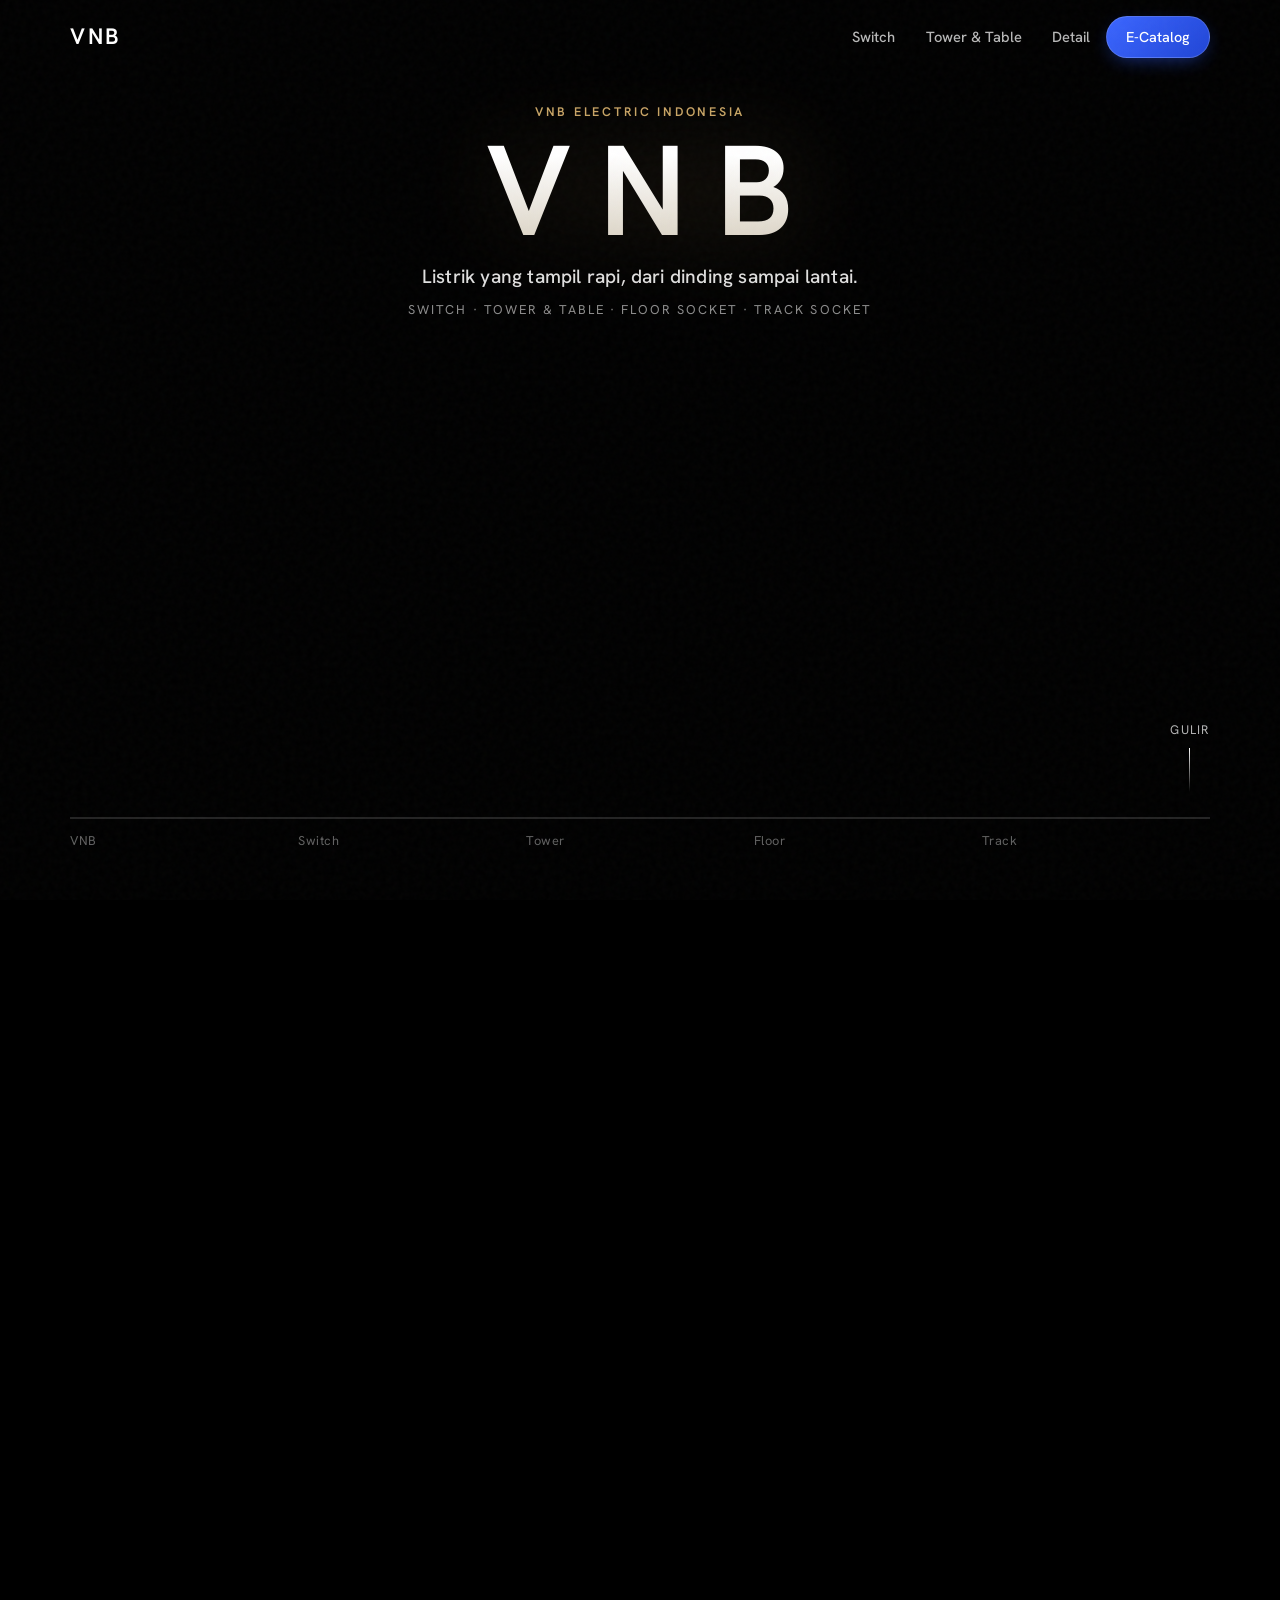
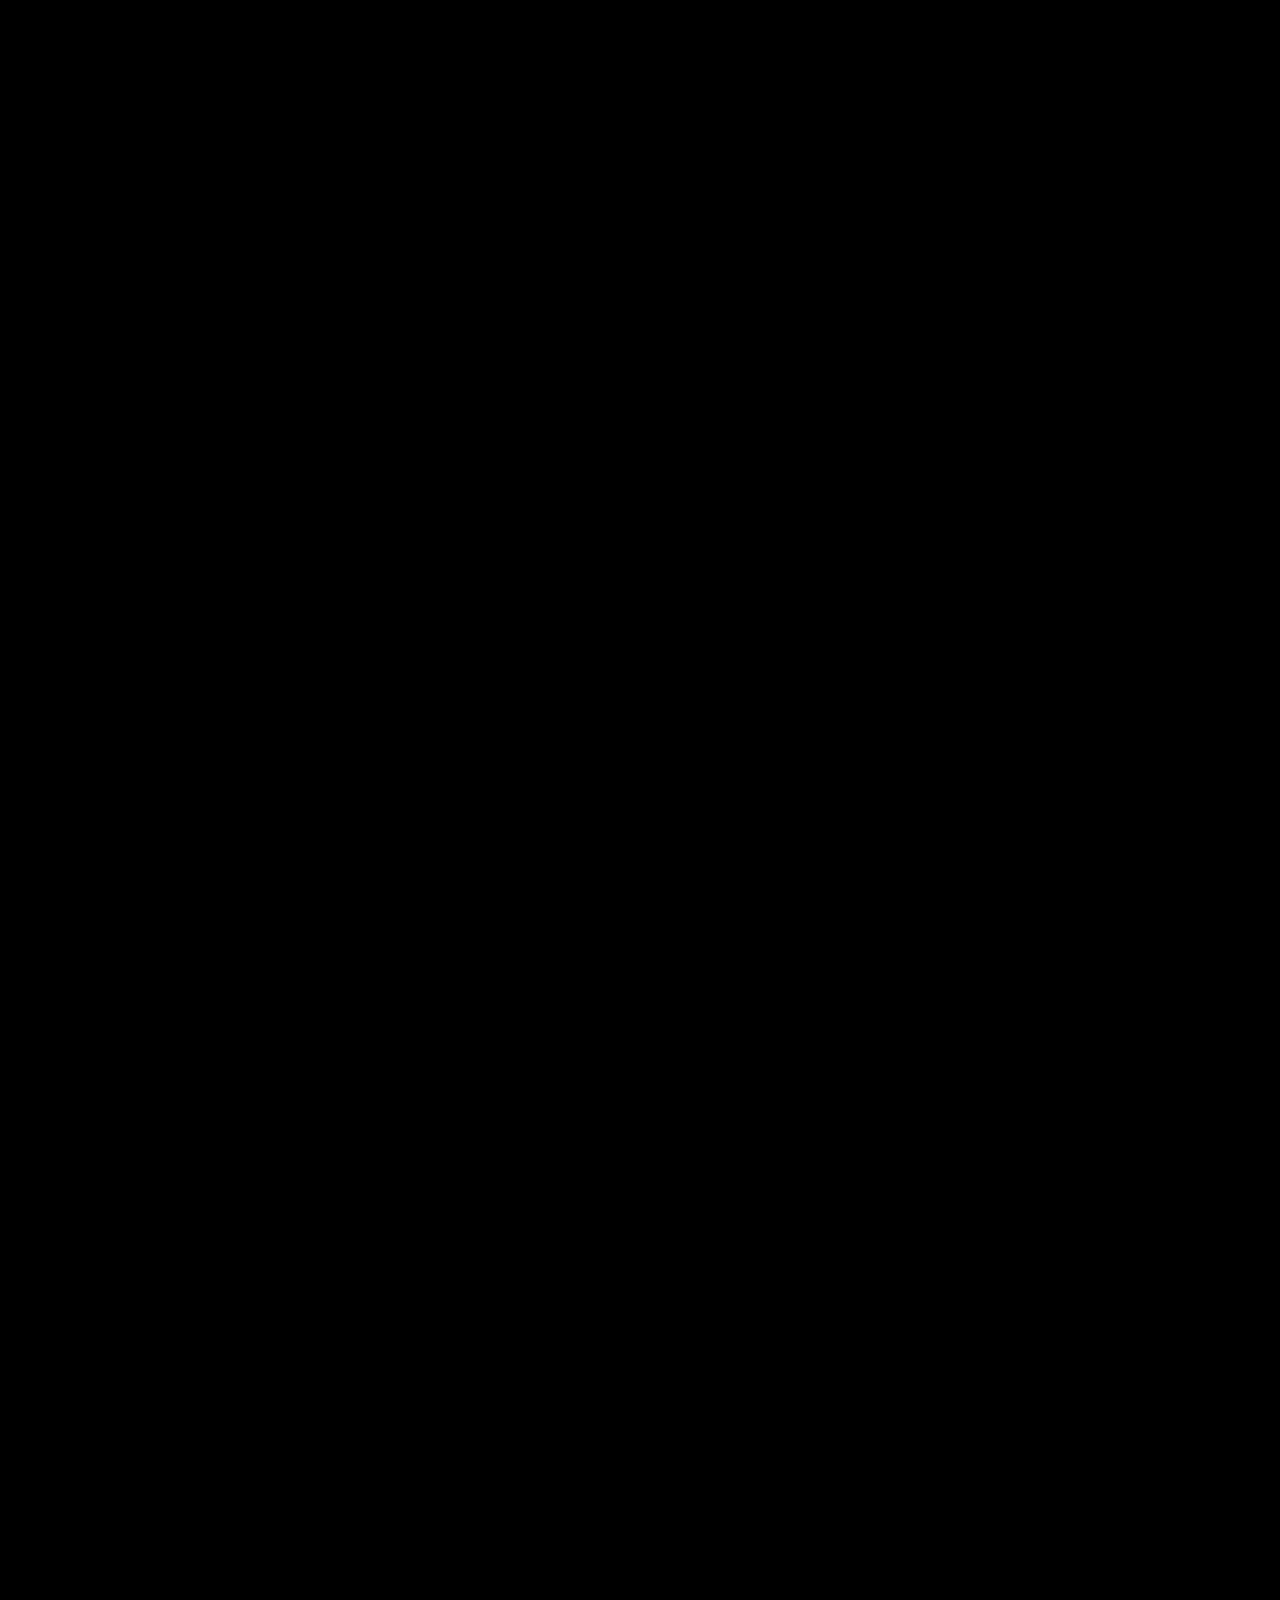
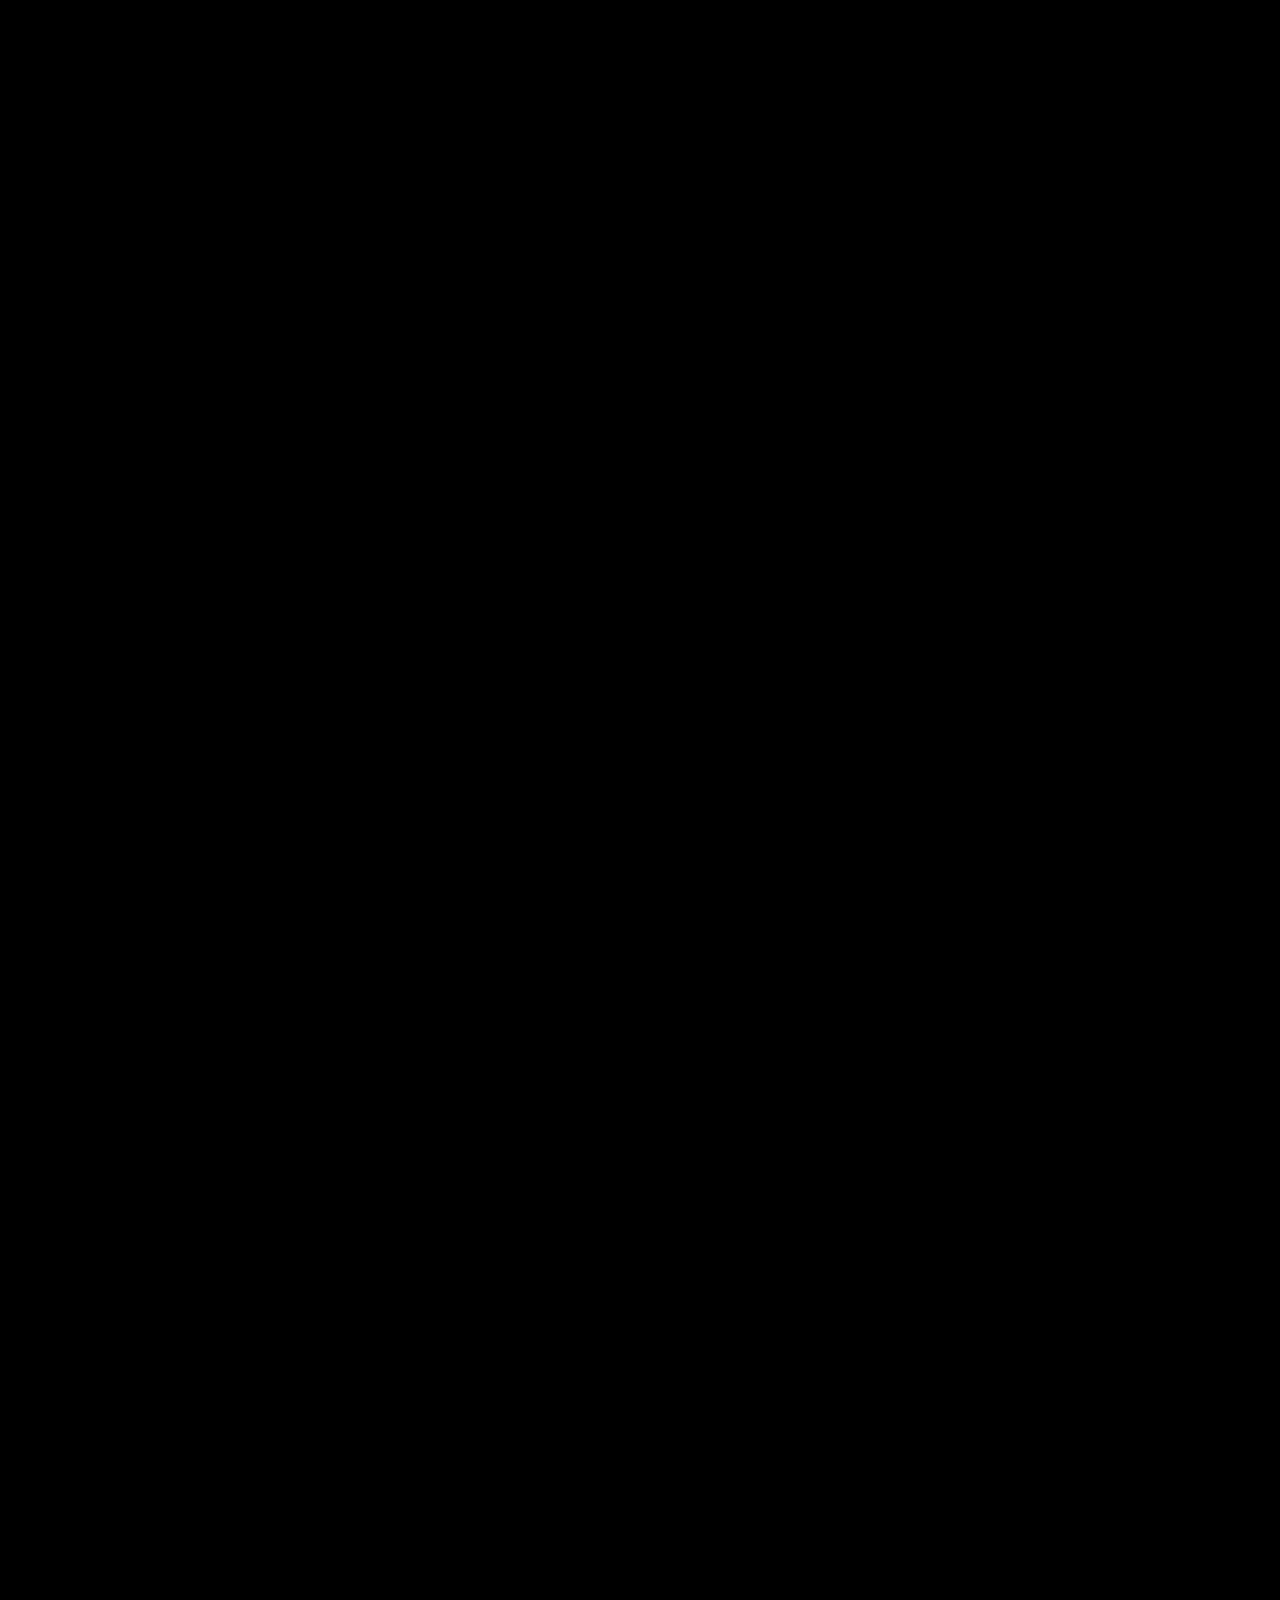
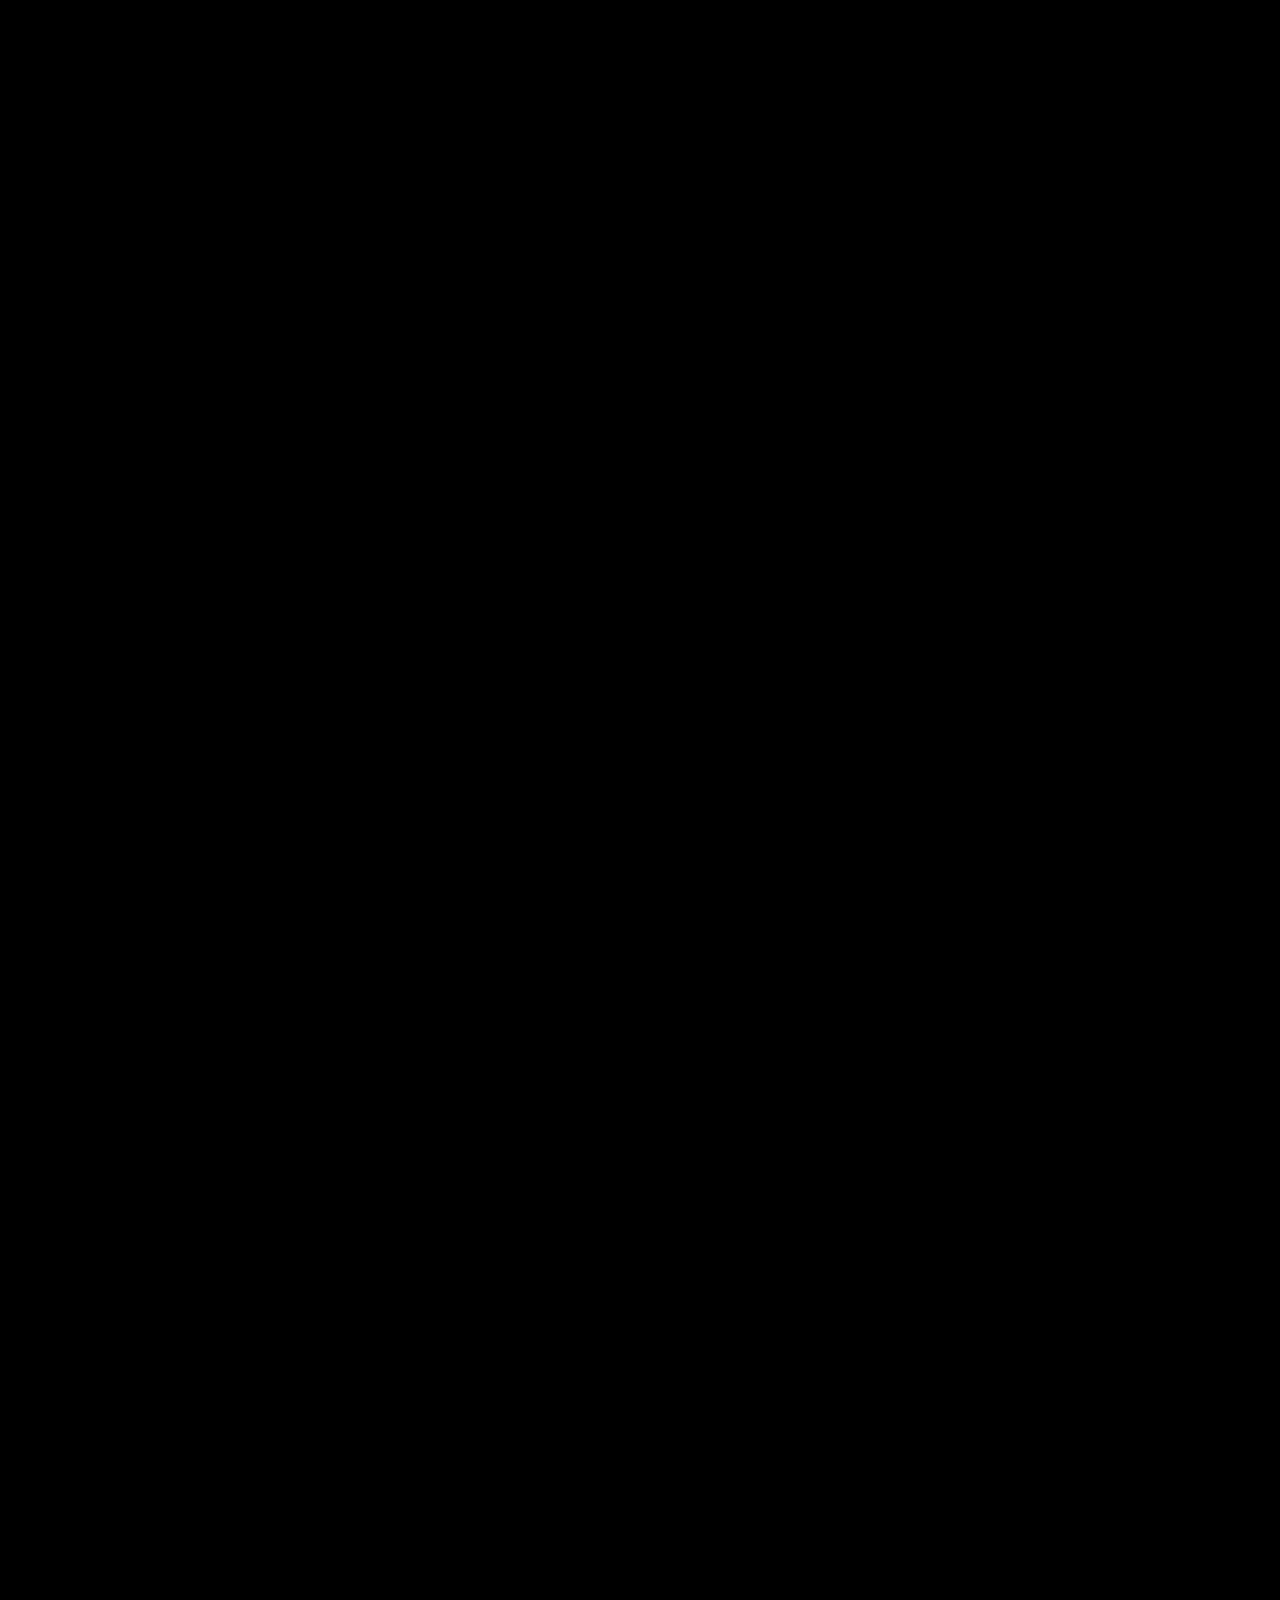
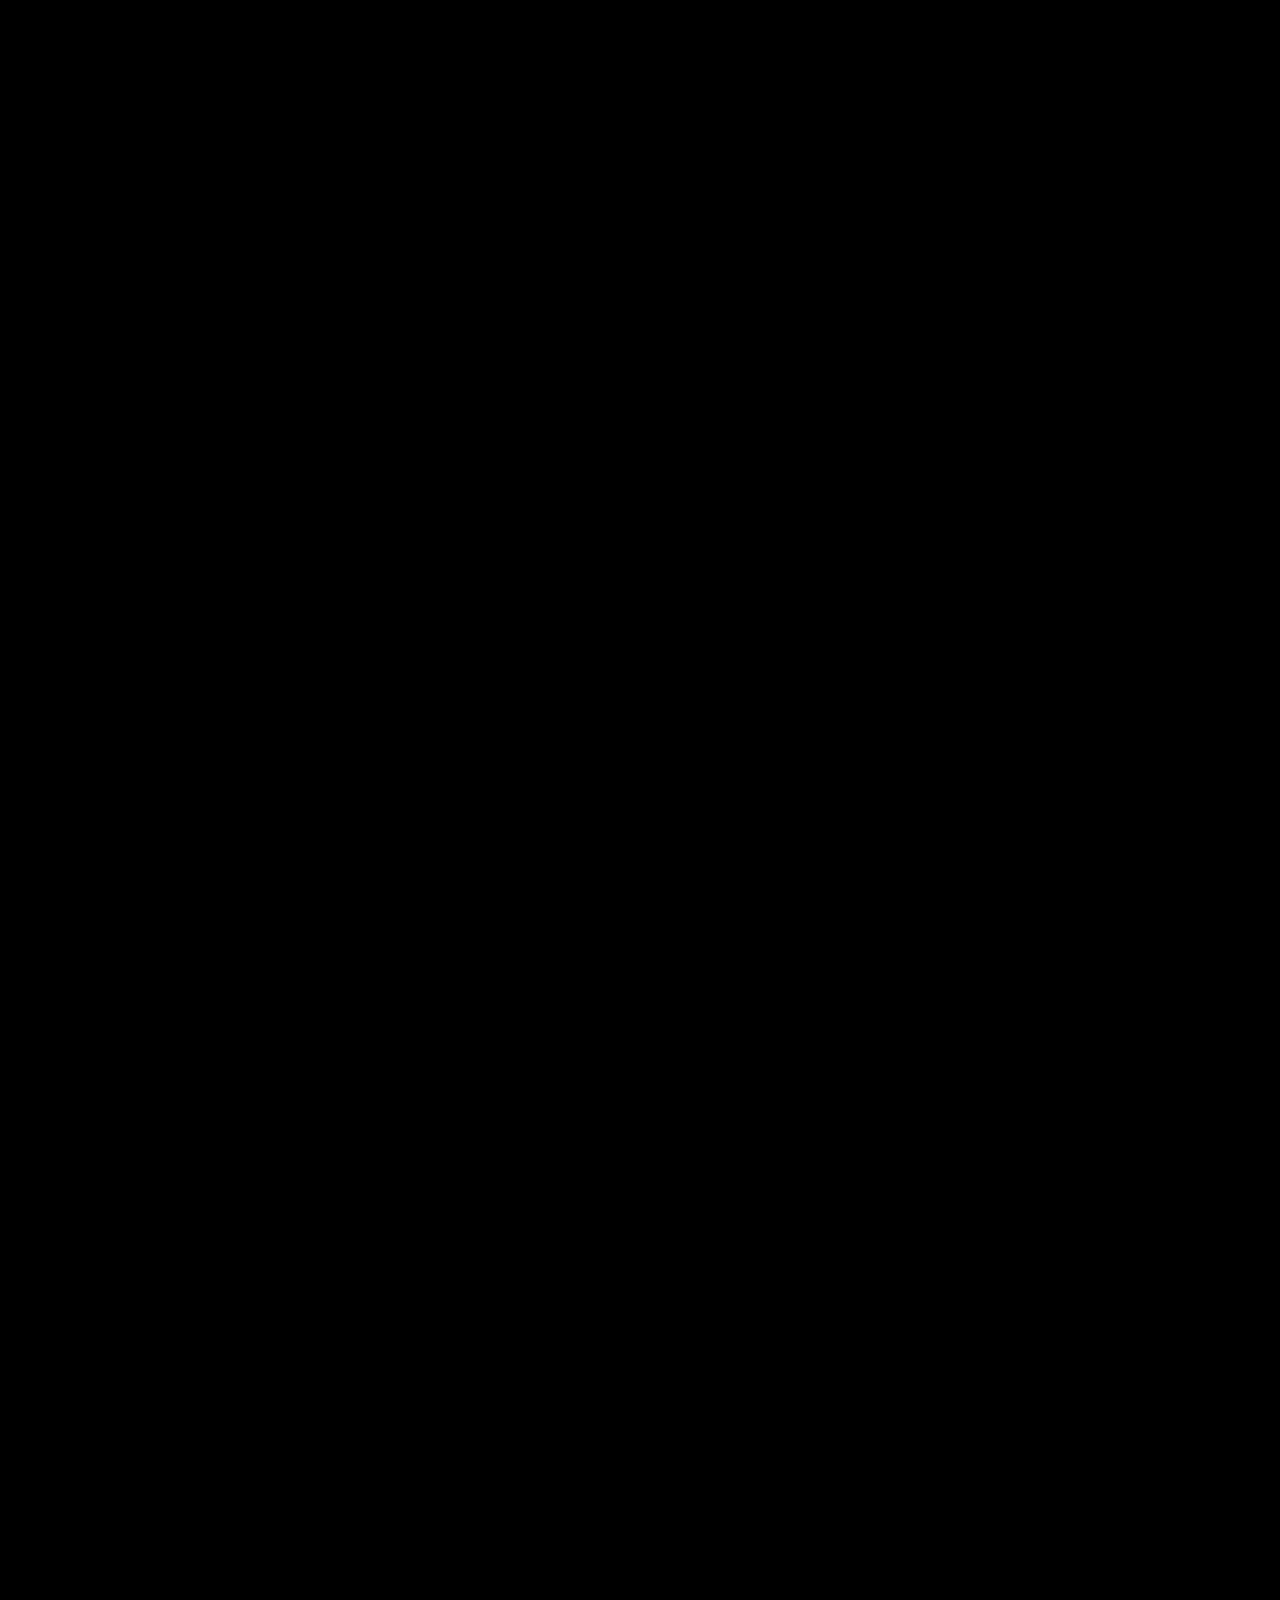
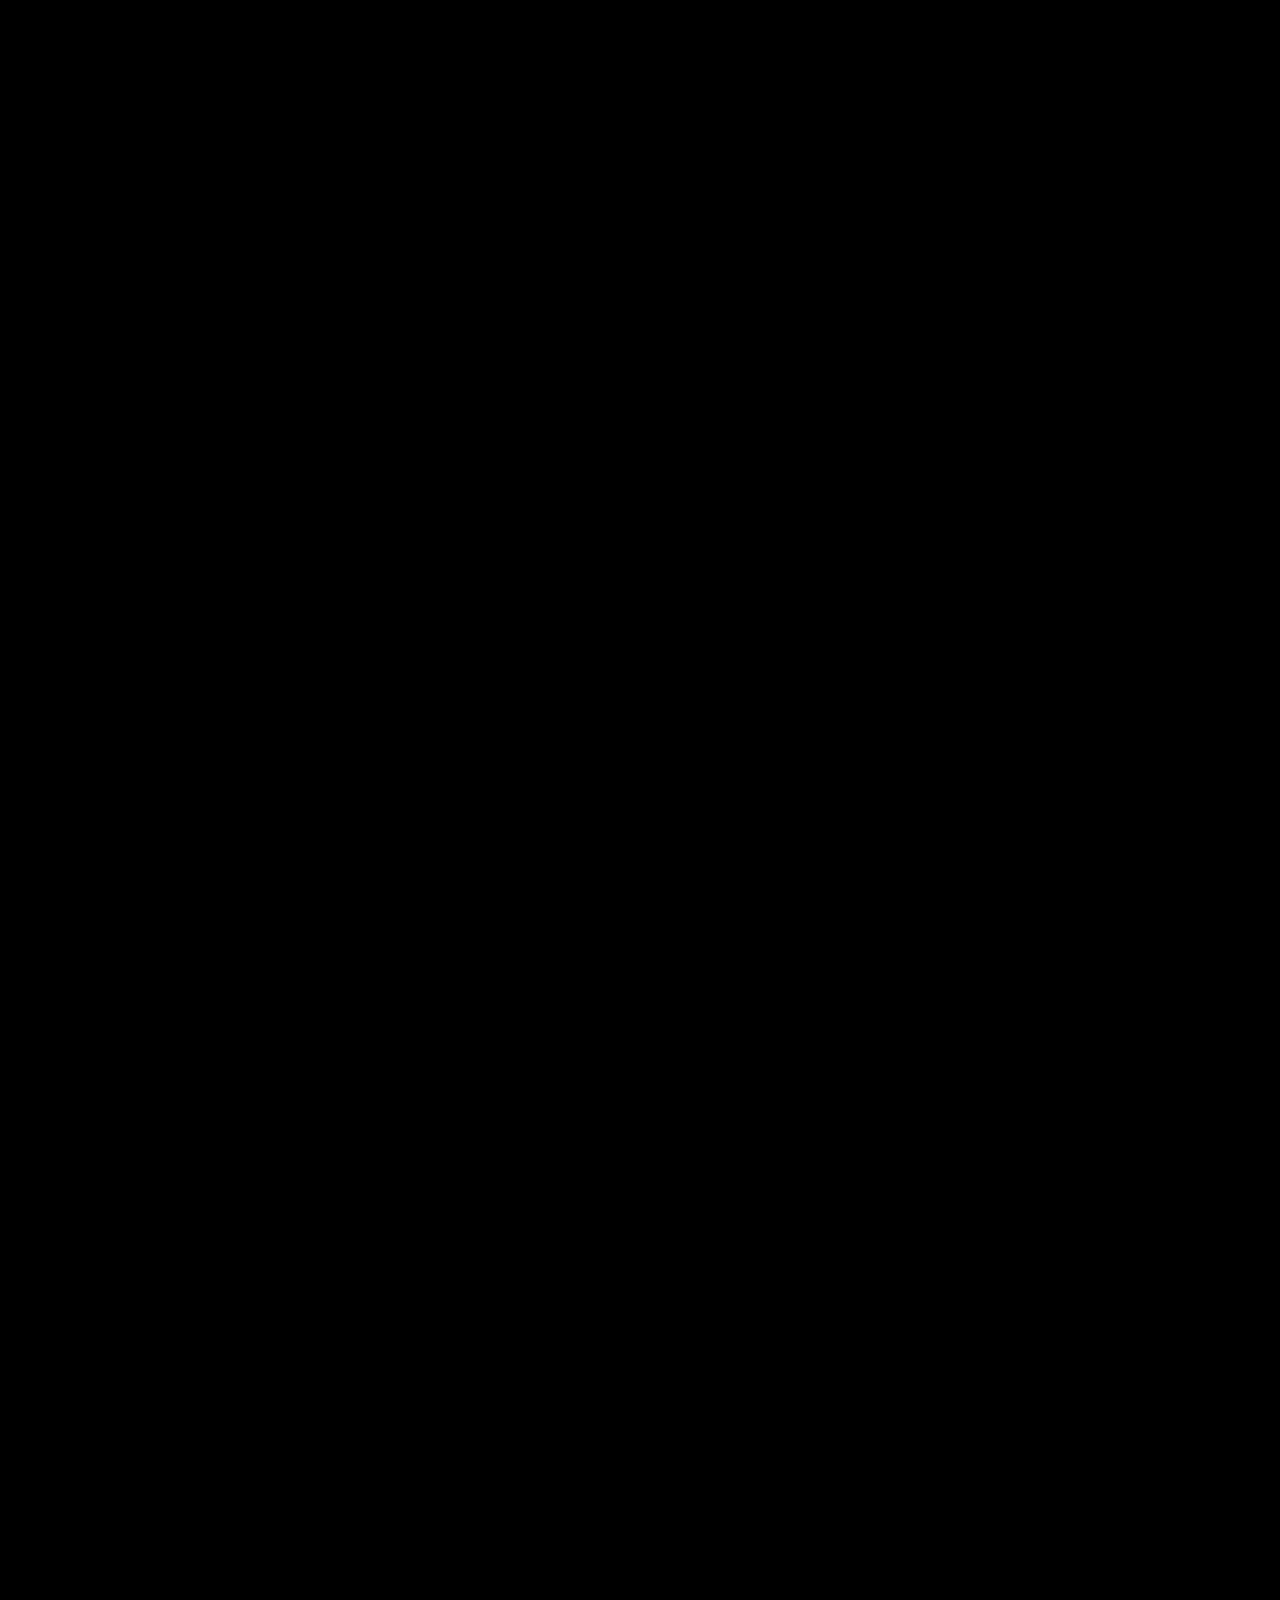
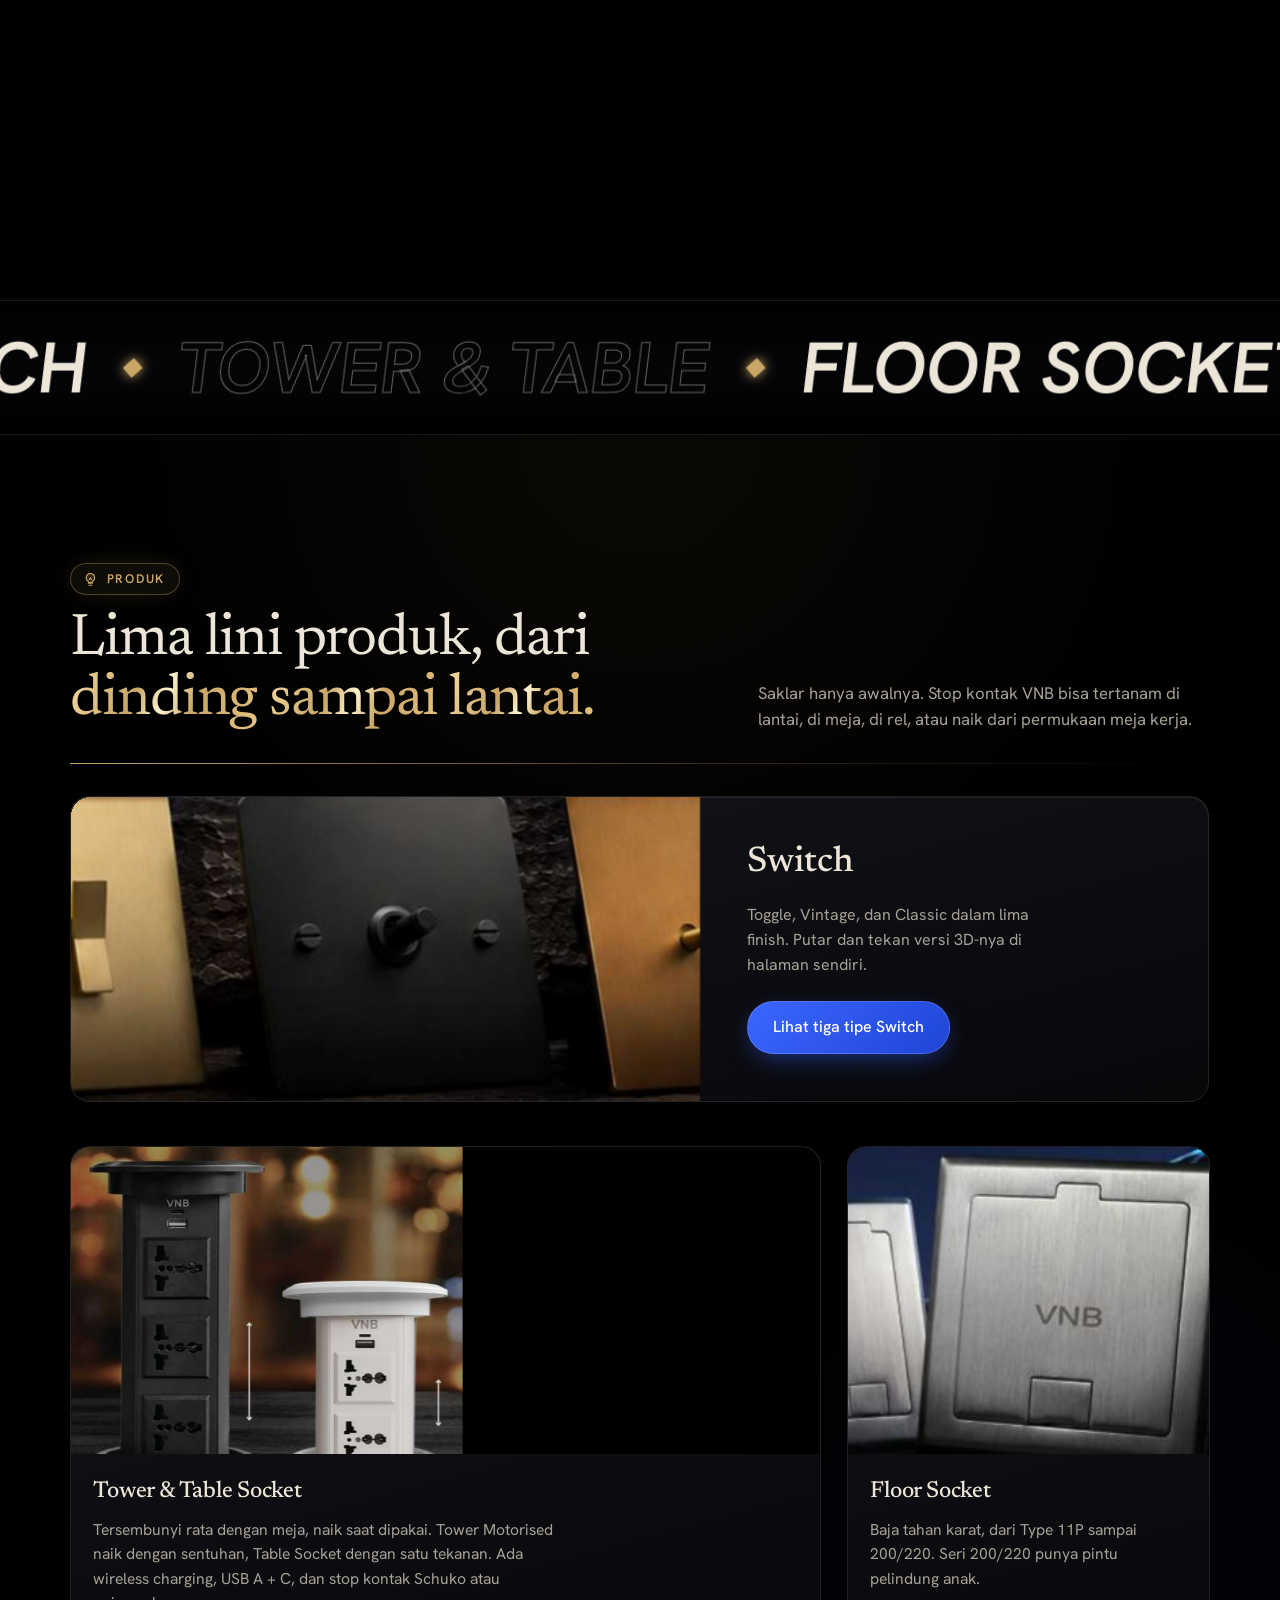
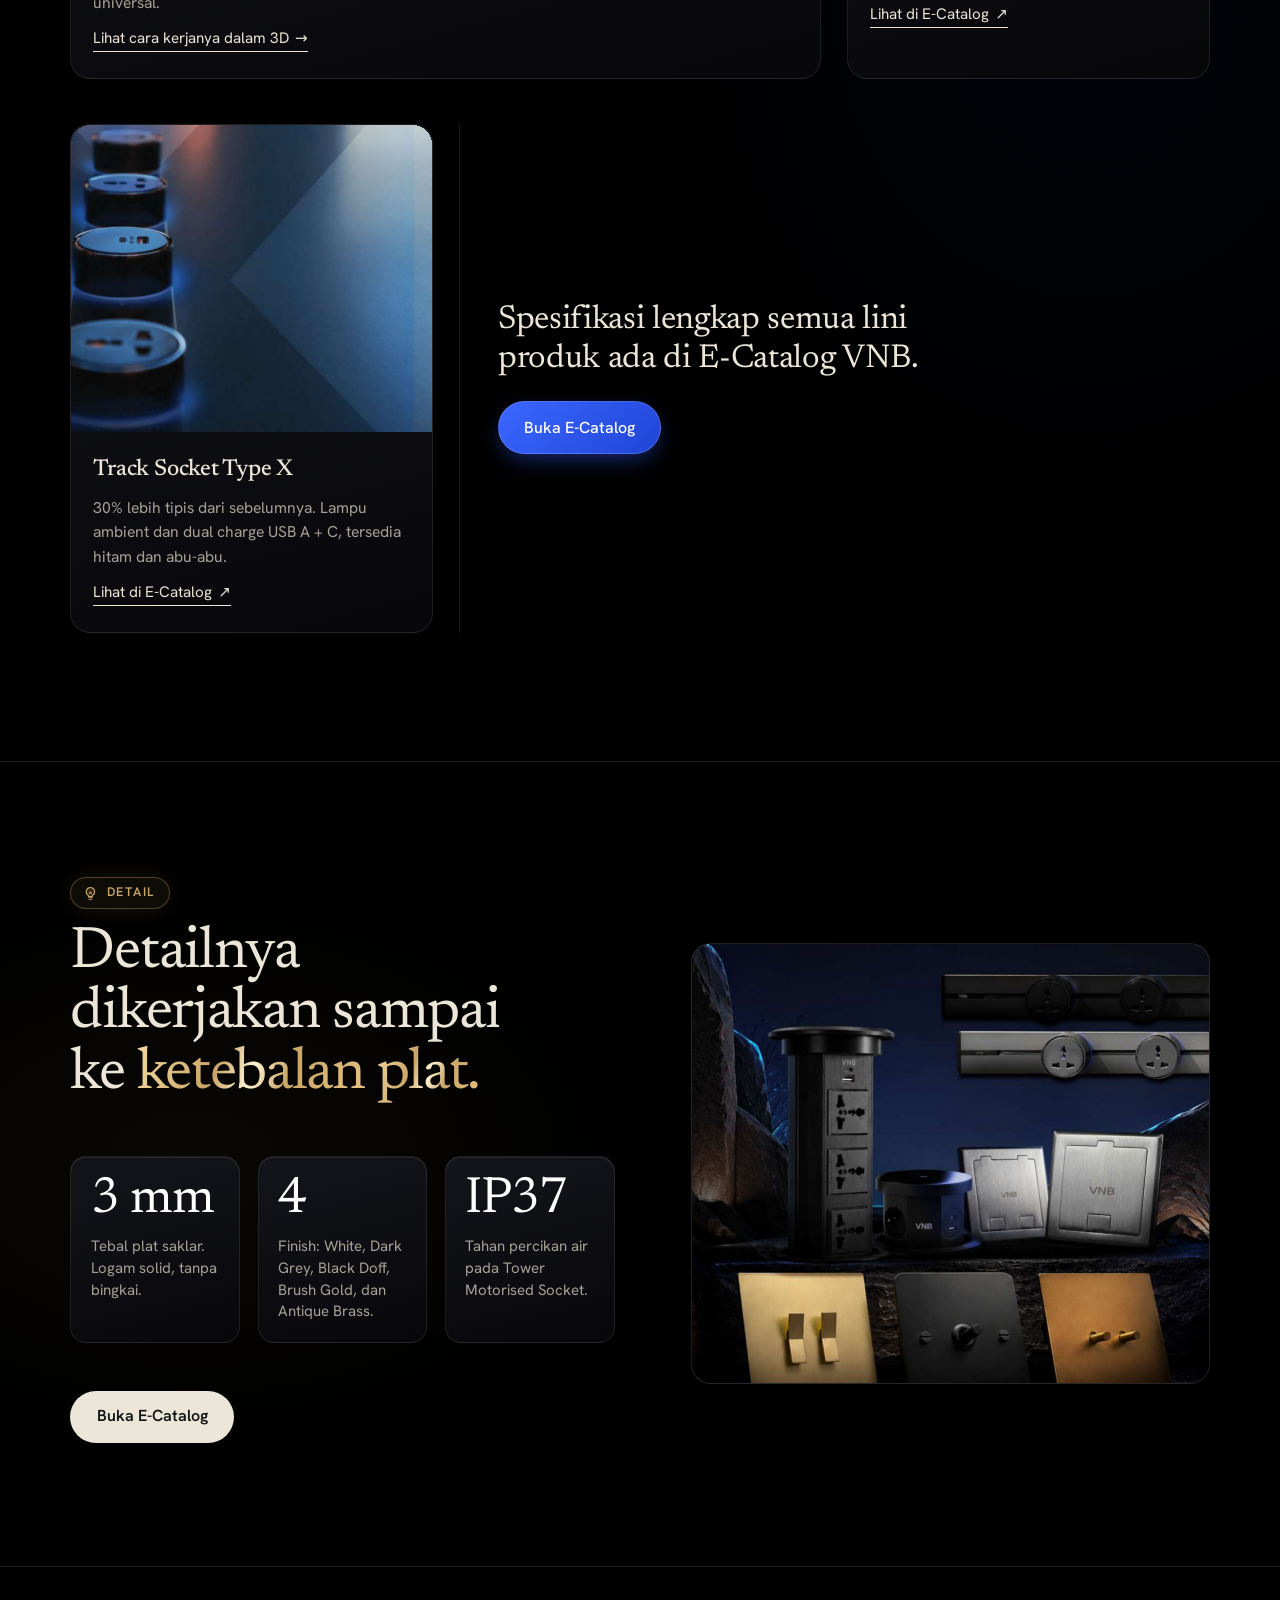
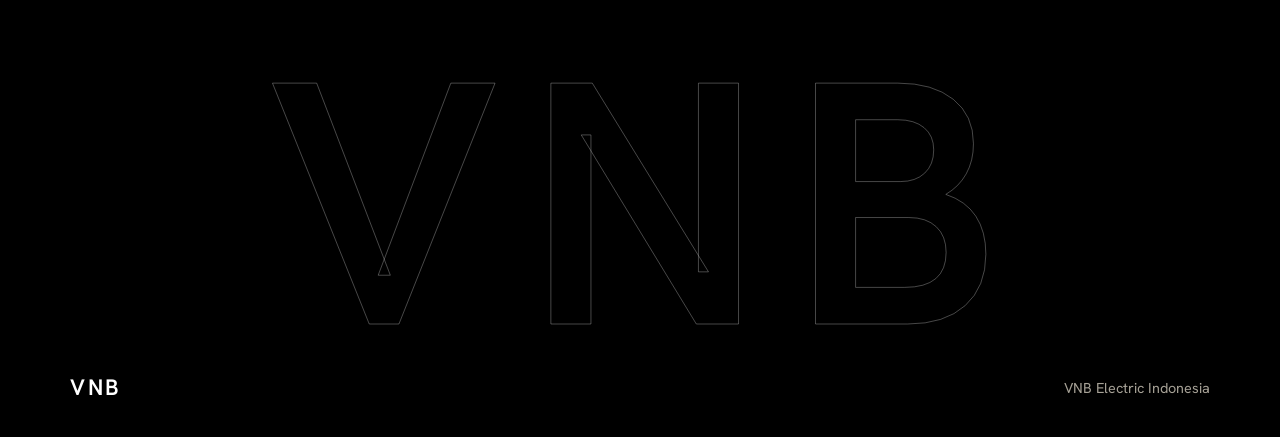
<file: index.html>
<!doctype html>
<html lang="id">
<head>
<meta charset="utf-8">
<meta name="viewport" content="width=device-width, initial-scale=1, viewport-fit=cover">
<title>VNB Artisan Switch</title>
<meta name="description" content="VNB Electric Indonesia: saklar logam 3 mm, Tower &amp; Table Socket, Floor Socket, dan Track Socket. Gulir untuk menjelajahinya dalam 3D.">
<meta name="theme-color" content="#000000">
<link rel="stylesheet" href="style.css?v=20261111r">
<script>document.documentElement.classList.add('js')</script>
</head>
<body>
<div class="pt" aria-hidden="true"><i></i></div>

<header class="nav" id="nav">
  <div class="nav-l"><a class="brand" href="index.html" aria-label="VNB, ke beranda">VNB</a></div>
  <nav class="nav-links" aria-label="Utama">
    <a href="switch.html">Switch</a>
    <a href="tower.html">Tower &amp; Table</a>
    <a href="#detail">Detail</a>
  </nav>
  <a class="btn-catalog" href="https://vnbelectric.com/" target="_blank" rel="noopener">E-Catalog</a>
  <span class="nav-prog" aria-hidden="true"><i></i></span>
</header>

<main>

<!-- ============ HERO 3D ============ -->
<section class="sf sf-home" data-scene="home" aria-label="Perjalanan 3D melewati lini produk VNB">
  <div class="sf-pin">
    <canvas class="sf-cv" aria-hidden="true"></canvas>
    <div class="sf-shade" aria-hidden="true"></div>
    <div class="sf-cap sf-intro is-on"><small>VNB Electric Indonesia</small><h1><span class="vnb-word">VNB</span><span class="sr-only"> &middot; </span><span class="vnb-sub">Listrik yang tampil rapi, dari dinding sampai lantai.</span></h1><p>Switch &middot; Tower &amp; Table &middot; Floor Socket &middot; Track Socket</p></div>
    <div class="sf-caps">
      <div class="sf-cap" aria-hidden="true"><small>01 &middot; Switch</small><h2>Plat logam 3 mm, tuas yang terasa.</h2><p>Toggle, Vintage, dan Classic dalam lima finish. Satu tarikan ke bawah, ruangan menyala.</p></div>
      <div class="sf-cap" aria-hidden="true"><small>02 &middot; Tower &amp; Table</small><h2>Muncul saat dibutuhkan.</h2><p>Sentuh ikon power, tower naik dari meja. Sentuh lagi, meja kembali bersih.</p></div>
      <div class="sf-cap" aria-hidden="true"><small>03 &middot; Floor Socket</small><h2>Tersembunyi rata di lantai.</h2><p>Baja tahan karat. Buka tutupnya saat perlu, tutup lagi saat selesai.</p></div>
      <div class="sf-cap" aria-hidden="true"><small>04 &middot; Track Socket</small><h2>Daya yang bisa dipindah sepanjang rel.</h2><p>Pasang adaptor di mana saja di rel, dengan lampu ambient dan USB A + C.</p></div>
      <div class="sf-cap sf-end" aria-hidden="true"><small>Lima lini produk</small><h2>Satu standar pengerjaan.</h2><p>Lihat semuanya di bawah.</p></div>
    </div>
    <div class="sf-rail" aria-hidden="true"><span class="sf-fill"></span><ol><li>VNB</li><li>Switch</li><li>Tower</li><li>Floor</li><li>Track</li></ol></div>
    <div class="sf-cue" aria-hidden="true"><span>Gulir</span><i></i></div>
  </div>
</section>

<div class="mq" aria-hidden="true"><div class="mq-t"><span>Switch</span><i></i><span class="o">Tower &amp; Table</span><i></i><span>Floor Socket</span><i></i><span class="o">Track Socket</span><i></i></div></div>

<!-- ============ PRODUK ============ -->
<section class="lines" id="produk" aria-labelledby="linesTitle">
  <div class="lines-head">
    <div><span class="eyebrow"><svg class="bulb" viewBox="0 0 24 24" aria-hidden="true"><path class="glass" d="M9 17.5h6M10 20.5h4M12 3.5a6 6 0 0 0-3.6 10.8c.7.6 1.1 1.4 1.1 2.2h5c0-.8.4-1.6 1.1-2.2A6 6 0 0 0 12 3.5z"/><path class="fil" d="M10.5 12.2 12 9.8l1.5 2.4"/></svg>Produk</span>
    <h2 id="linesTitle">Lima lini produk, dari <em class="shine">dinding sampai lantai.</em></h2></div>
    <p>Saklar hanya awalnya. Stop kontak VNB bisa tertanam di lantai, di meja, di rel, atau naik dari permukaan meja kerja.</p>
  </div>

  <div class="lines-grid">
    <a class="sw-teaser" href="switch.html" aria-label="Lihat tiga tipe Switch dalam 3D">
      <img src="img/switch.jpg" alt="Tiga tipe saklar VNB: Toggle, Vintage, dan Classic" loading="lazy" decoding="async">
      <div class="sw-teaser-copy">
        <h3>Switch</h3>
        <p>Toggle, Vintage, dan Classic dalam lima finish. Putar dan tekan versi 3D-nya di halaman sendiri.</p>
        <span class="btn-cta">Lihat tiga tipe Switch</span>
      </div>
    </a>
    <article class="line l-tower">
      <a class="l-duo" href="tower.html" aria-label="Lihat Tower dan Table Socket dalam 3D">
        <figure><img src="img/tower.jpg" alt="Tower Motorised Socket hitam dan putih dalam keadaan terangkat" loading="lazy" decoding="async" width="620" height="500"><img src="img/tower-lift.jpg" alt="Table Socket Type Lift hitam dengan stop kontak Schuko dan USB" loading="lazy" decoding="async" width="600" height="740"></figure>
      </a>
      <div class="meta">
        <h3>Tower &amp; Table Socket</h3>
        <p>Tersembunyi rata dengan meja, naik saat dipakai. Tower Motorised naik dengan sentuhan, Table Socket dengan satu tekanan. Ada wireless charging, USB A + C, dan stop kontak Schuko atau universal.</p>
        <a class="line-link" href="tower.html">Lihat cara kerjanya dalam 3D</a>
      </div>
    </article>

    <article class="line l-floor">
      <figure><img src="img/floor.jpg" alt="Dua Floor Socket baja tahan karat dengan tutup rata" loading="lazy" decoding="async" width="450" height="250"></figure>
      <div class="meta">
        <h3>Floor Socket</h3>
        <p>Baja tahan karat, dari Type 11P sampai 200/220. Seri 200/220 punya pintu pelindung anak.</p>
        <a class="line-link ext" href="https://vnbelectric.com/" target="_blank" rel="noopener">Lihat di E-Catalog</a>
      </div>
    </article>

<article class="line l-track">
      <figure><img src="img/track.jpg" alt="Track Socket Type X dengan lampu ambient biru" loading="lazy" decoding="async" width="791" height="649"></figure>
      <div class="meta">
        <h3>Track Socket Type X</h3>
        <p>30% lebih tipis dari sebelumnya. Lampu ambient dan dual charge USB A + C, tersedia hitam dan abu-abu.</p>
        <a class="line-link ext" href="https://vnbelectric.com/" target="_blank" rel="noopener">Lihat di E-Catalog</a>
      </div>
    </article>
      <aside class="line-cta">
      <p>Spesifikasi lengkap semua lini produk ada di E-Catalog VNB.</p>
      <a class="btn-cta" href="https://vnbelectric.com/" target="_blank" rel="noopener">Buka E-Catalog</a>
    </aside>
</div>
</section>

<!-- ============ DETAIL ============ -->
<section class="proof" id="detail" aria-labelledby="proofTitle">
  <div class="proof-copy">
    <span class="eyebrow"><svg class="bulb" viewBox="0 0 24 24" aria-hidden="true"><path class="glass" d="M9 17.5h6M10 20.5h4M12 3.5a6 6 0 0 0-3.6 10.8c.7.6 1.1 1.4 1.1 2.2h5c0-.8.4-1.6 1.1-2.2A6 6 0 0 0 12 3.5z"/><path class="fil" d="M10.5 12.2 12 9.8l1.5 2.4"/></svg>Detail</span>
    <h2 id="proofTitle">Detailnya dikerjakan sampai ke <em class="shine">ketebalan plat.</em></h2>
    <dl class="facts">
      <div><dt>3 mm</dt><dd>Tebal plat saklar. Logam solid, tanpa bingkai.</dd></div>
      <div><dt>5</dt><dd>Finish: White, Dark Grey, Black Doff, Brush Gold, dan Antique Brass.</dd></div>
      <div><dt>IP44</dt><dd>Tahan percikan air pada Tower Motorised Socket.</dd></div>
    </dl>
    <a class="btn-solid" href="https://vnbelectric.com/" target="_blank" rel="noopener">Buka E-Catalog</a>
  </div>
  <figure class="proof-img">
    <img src="img/family.jpg" alt="Seluruh lini VNB di atas batu: rel stop kontak, tower, floor socket, dan tiga saklar" loading="lazy" decoding="async" width="1241" height="950">
  </figure>
</section>

</main>

<footer class="foot">
  <span class="brand">VNB</span>
  <p>VNB Electric Indonesia</p>
</footer>

<script src="realfly.js?v=20261116f"></script>
<script src="sfsnap.js?v=20261116d"></script>
<script src="ui.js?v=20261110e"></script>
<script src="motion.js?v=20261111a"></script>
</body>
</html>
</file>
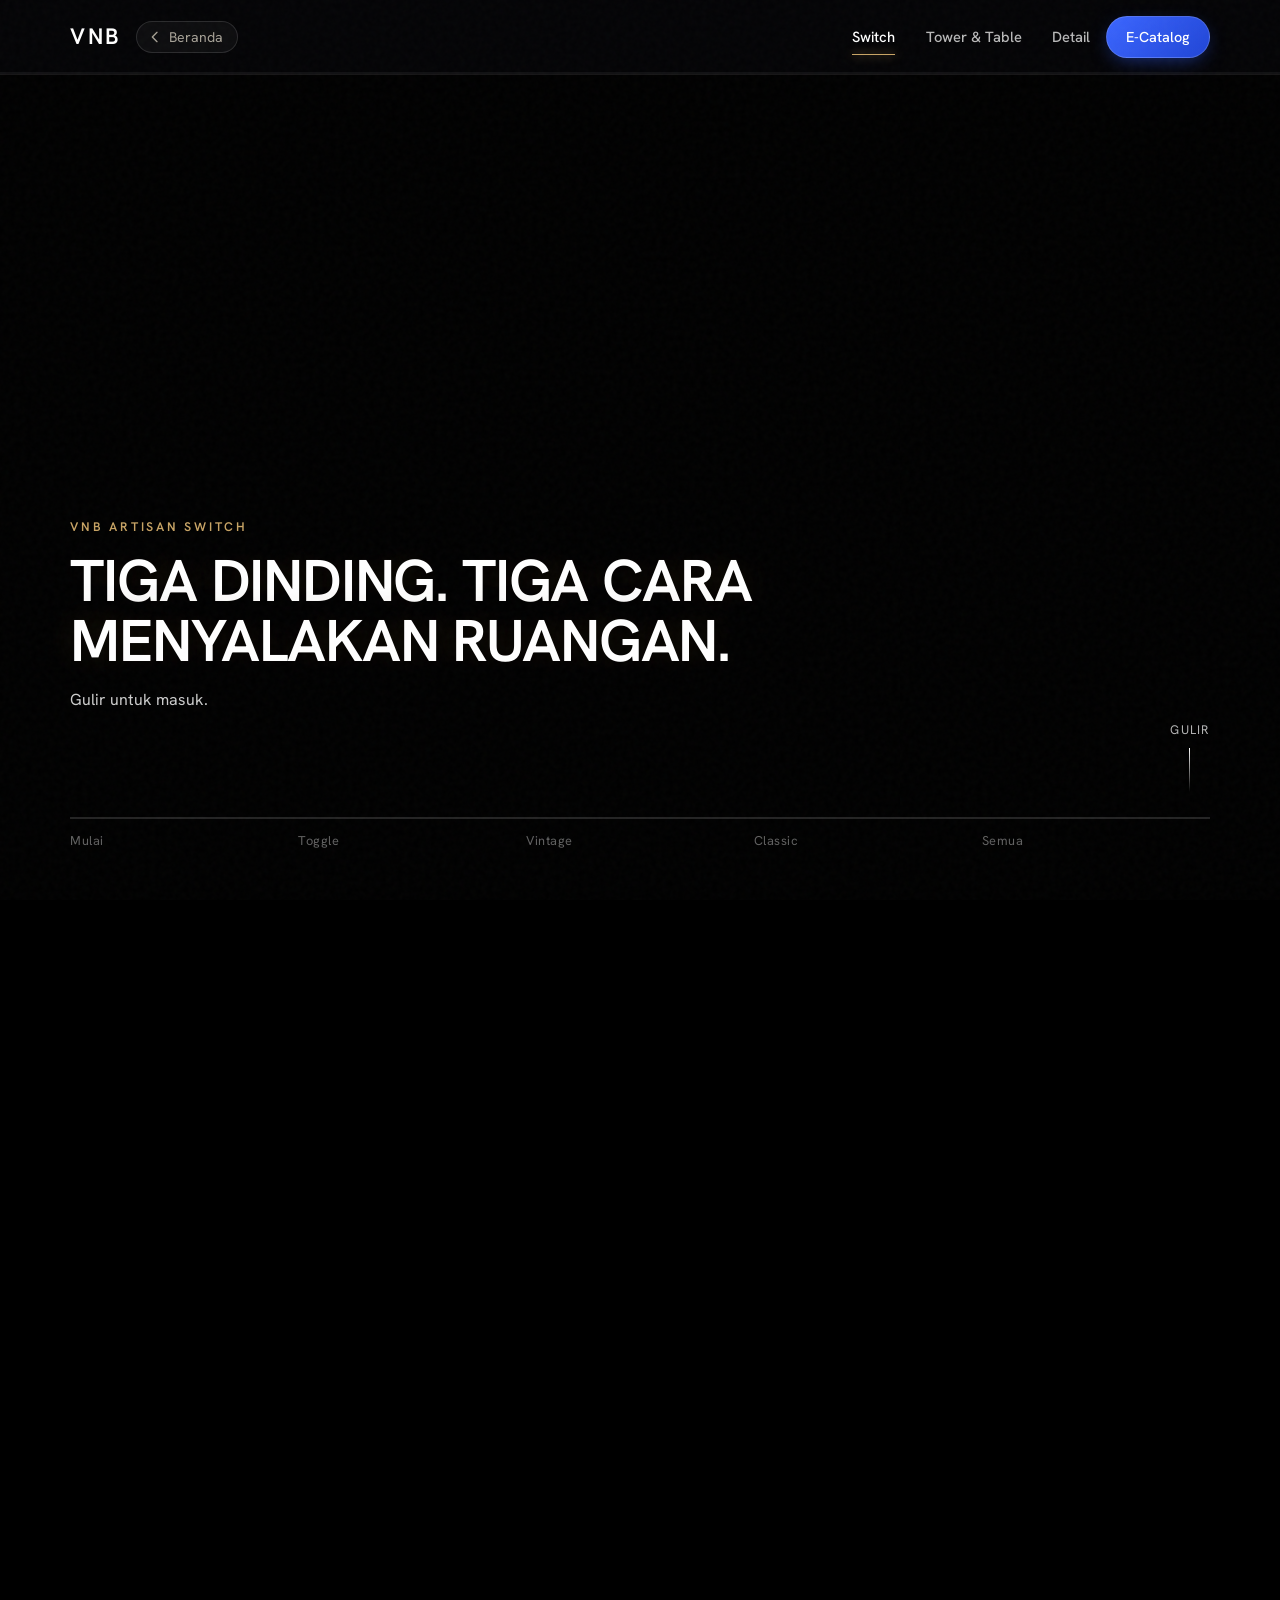
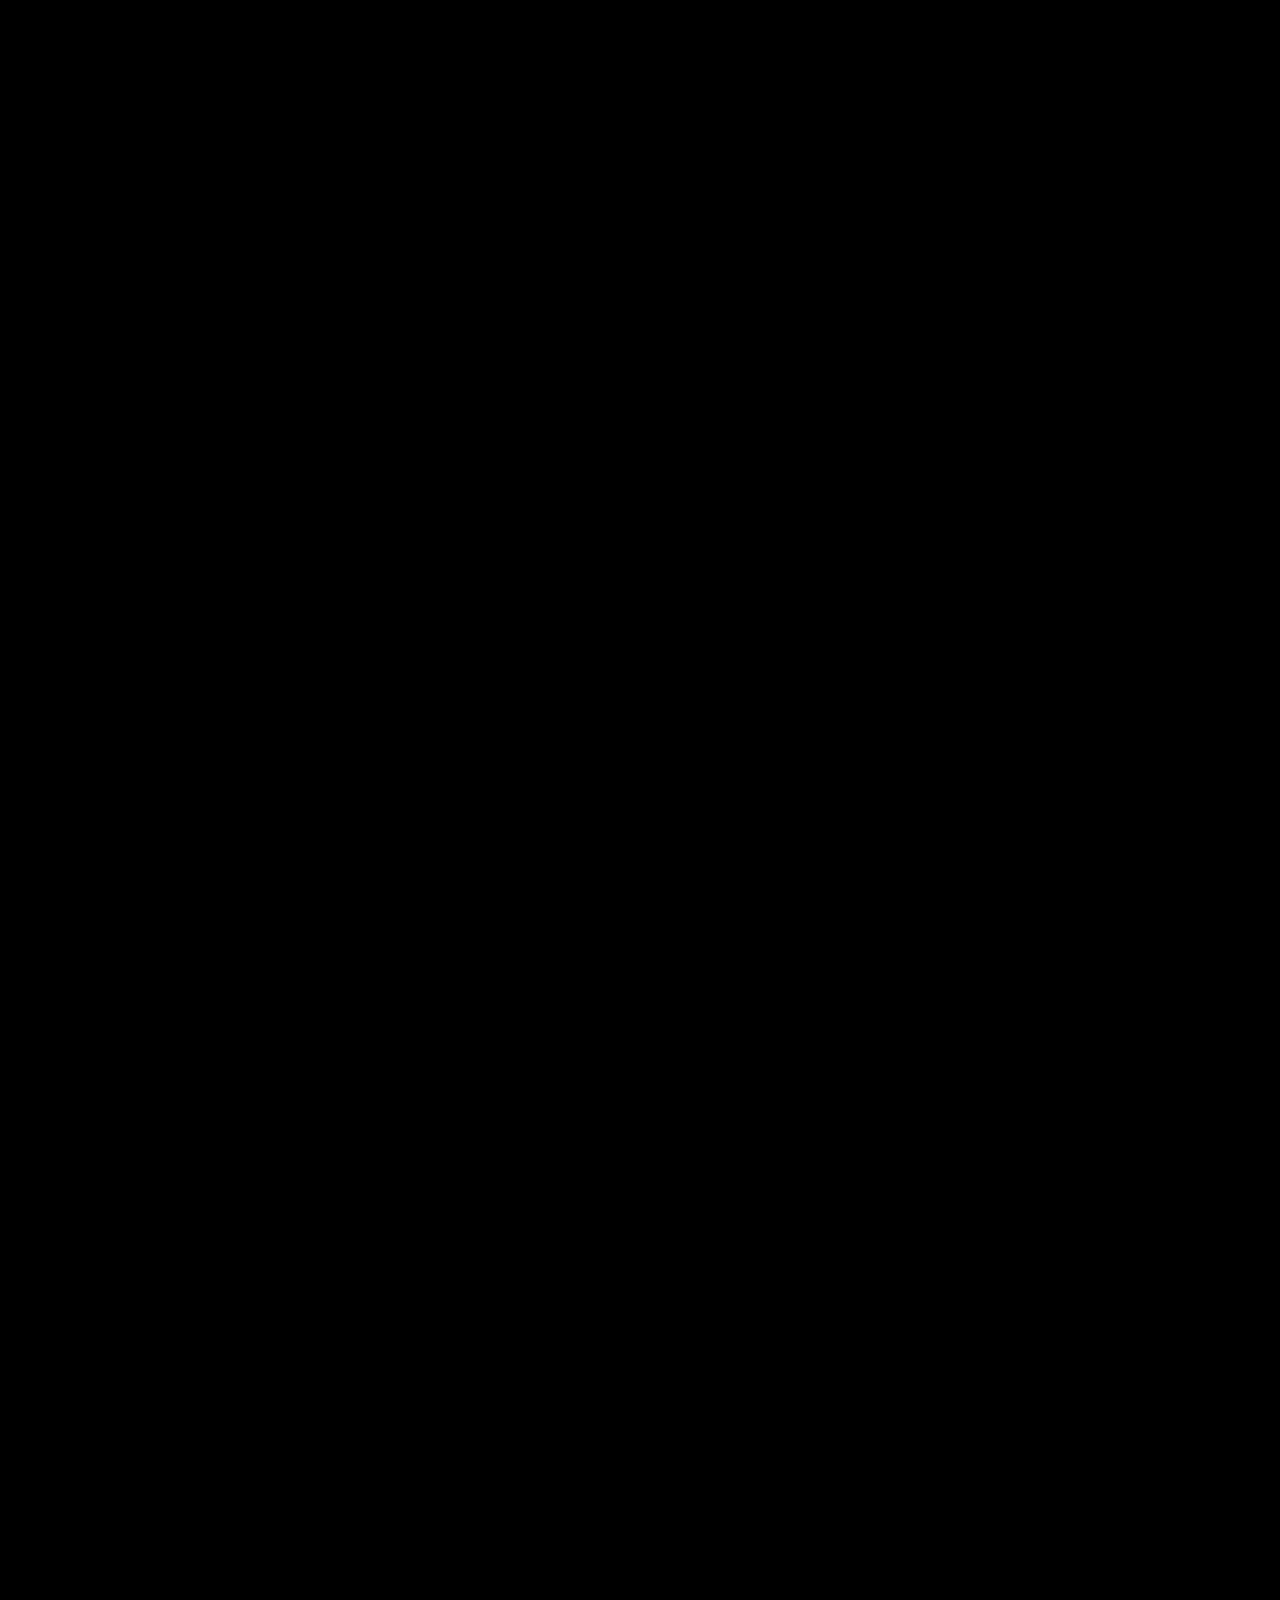
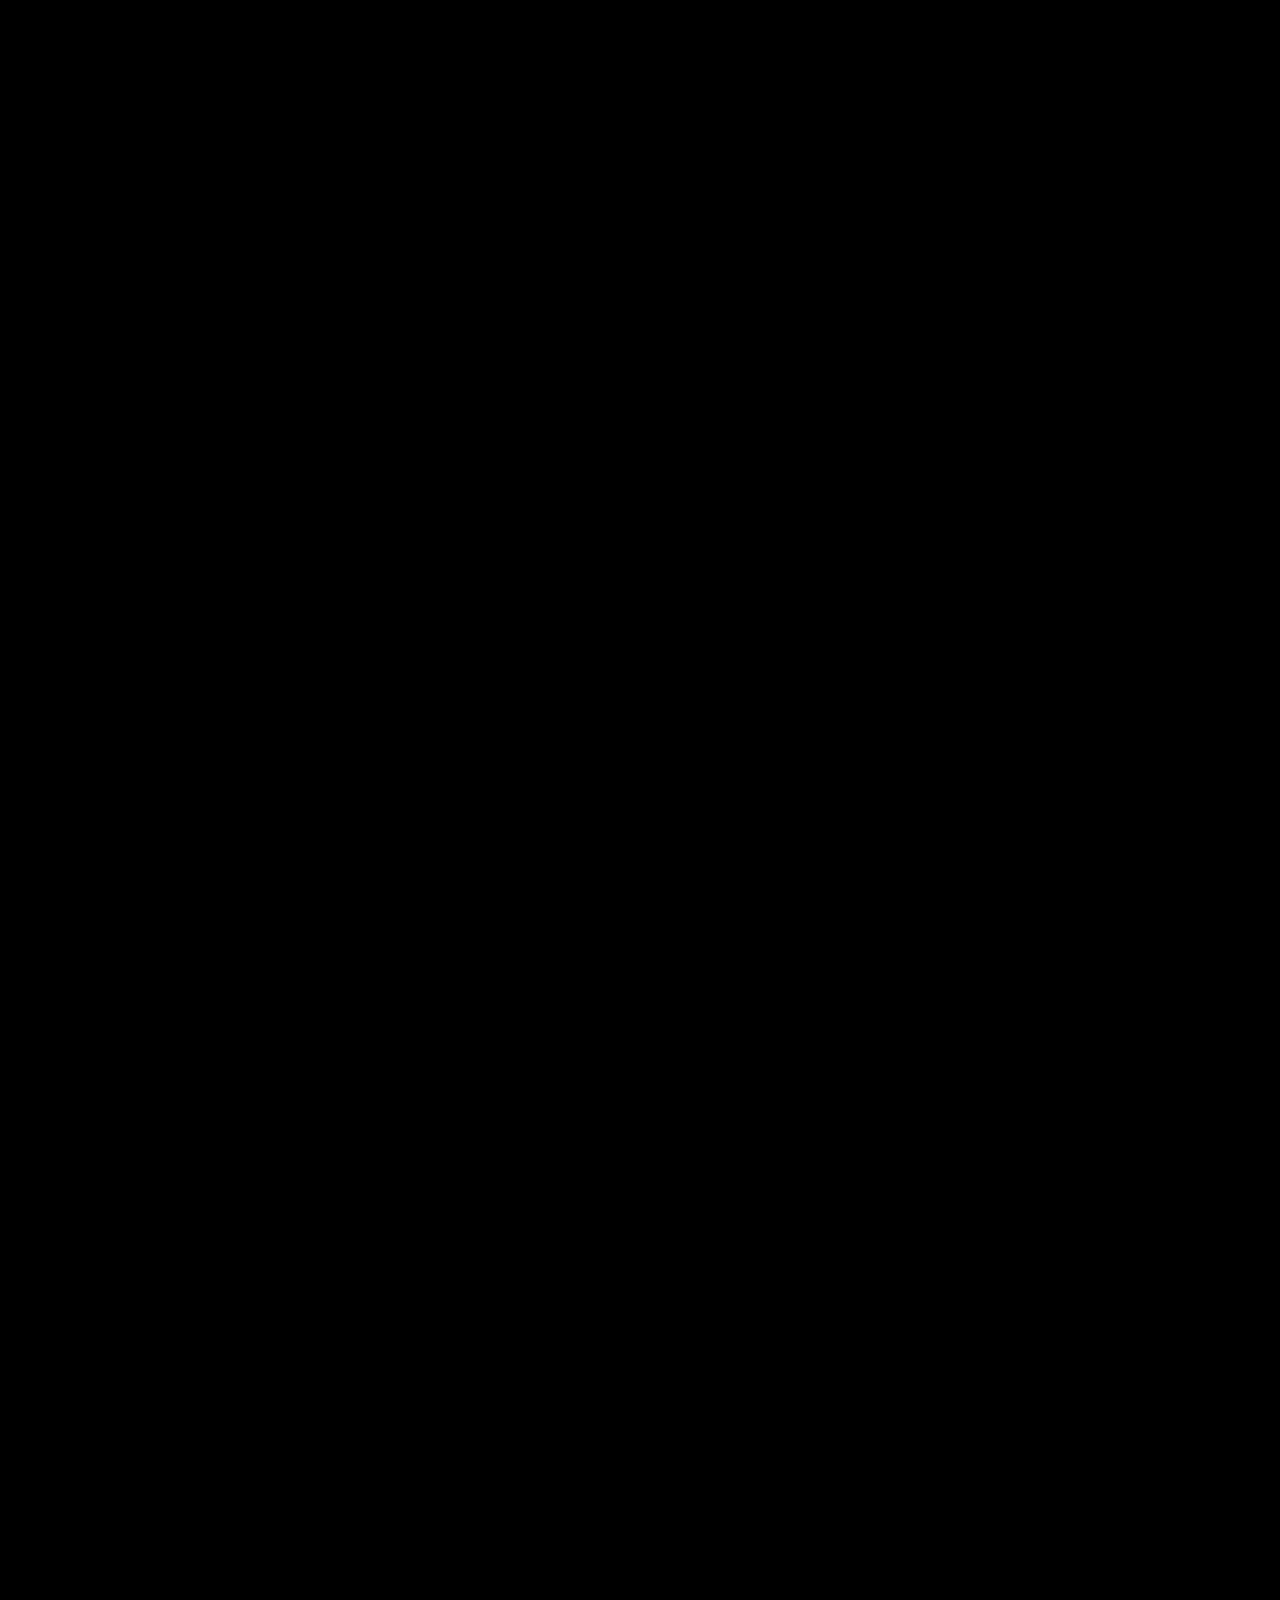
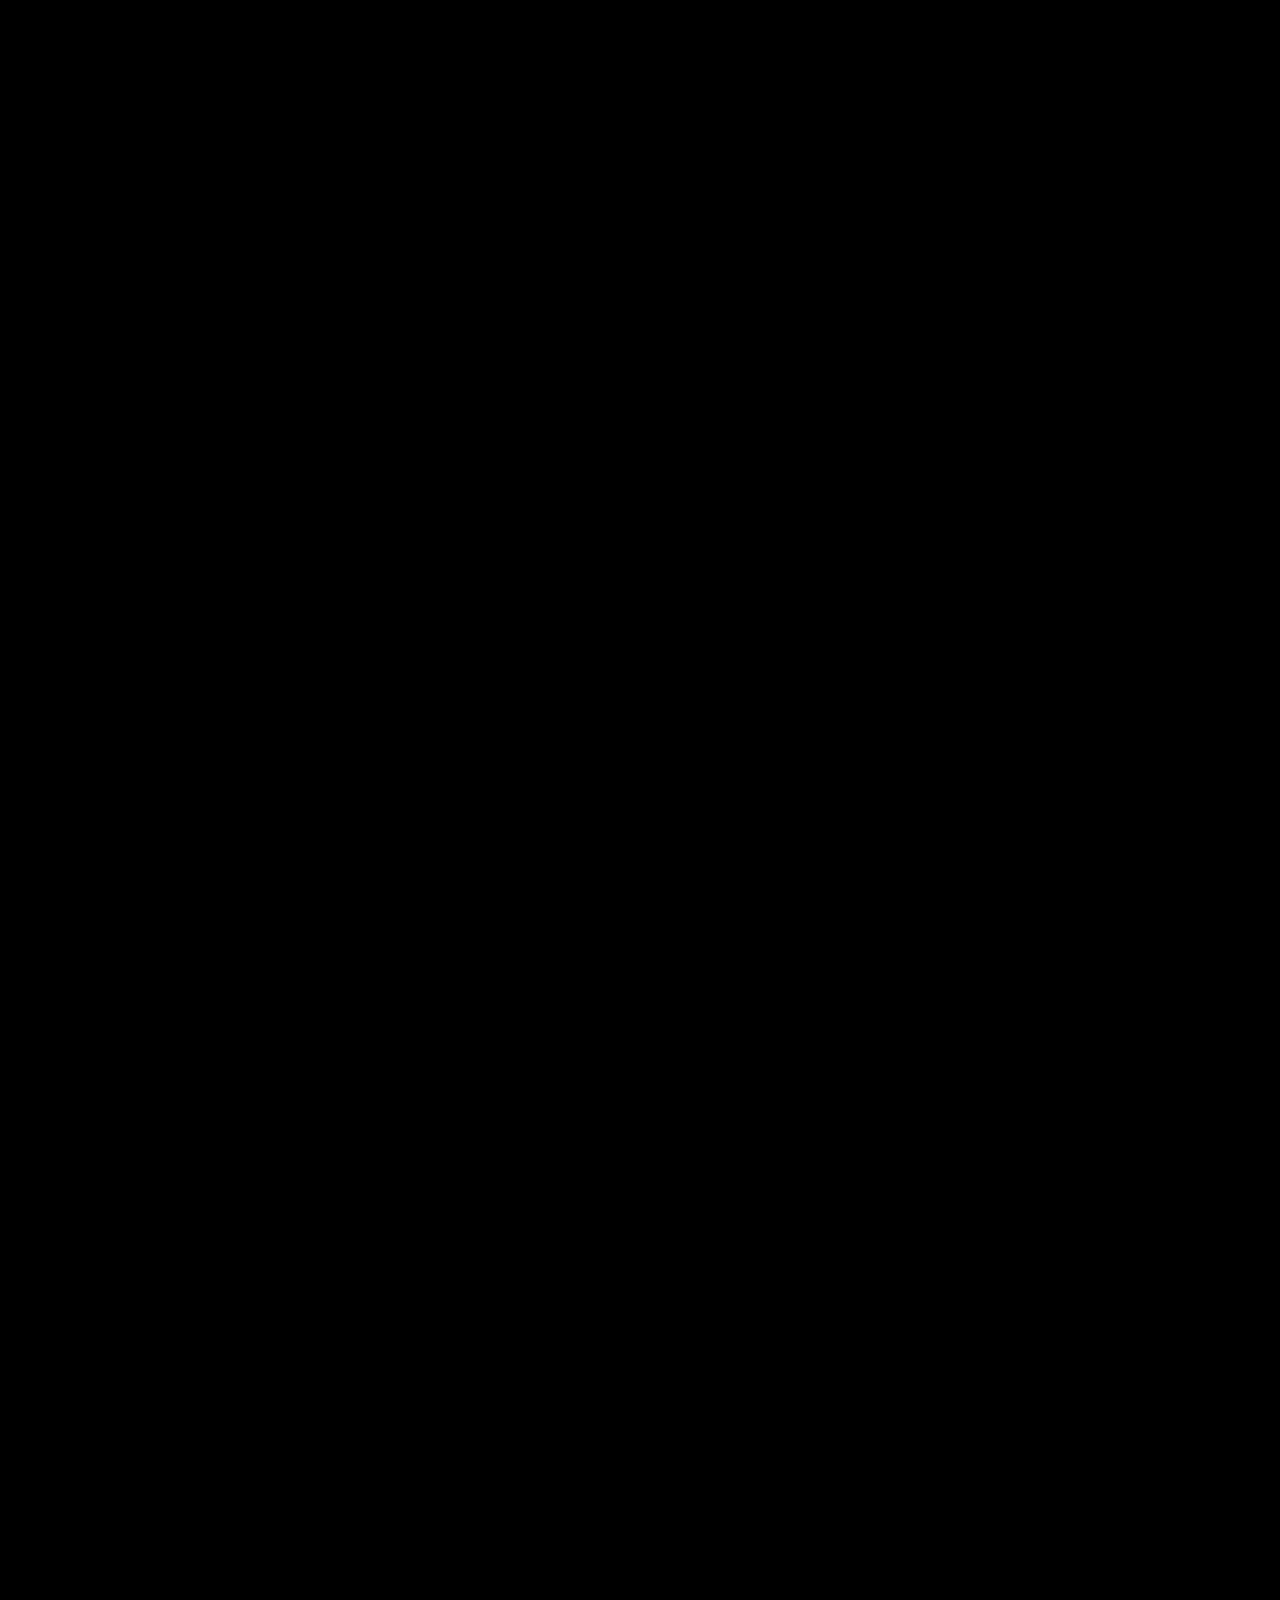
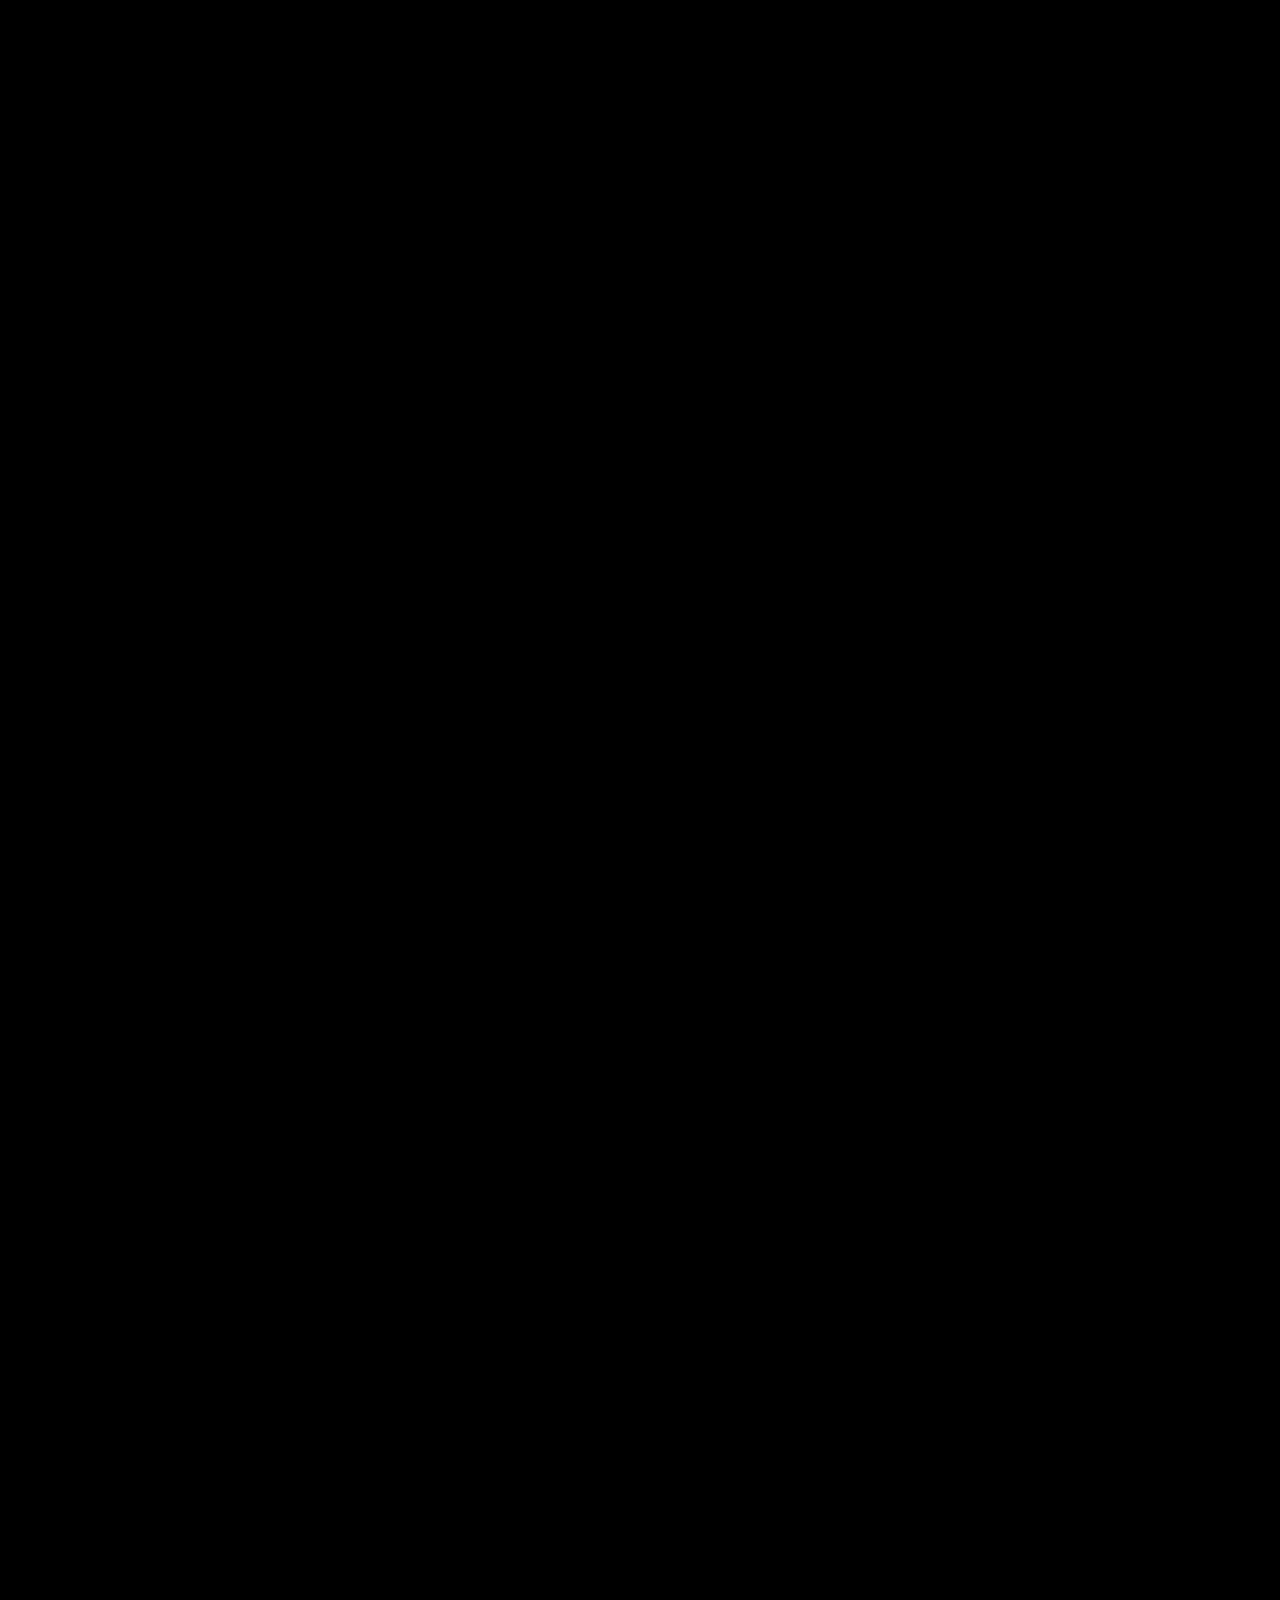
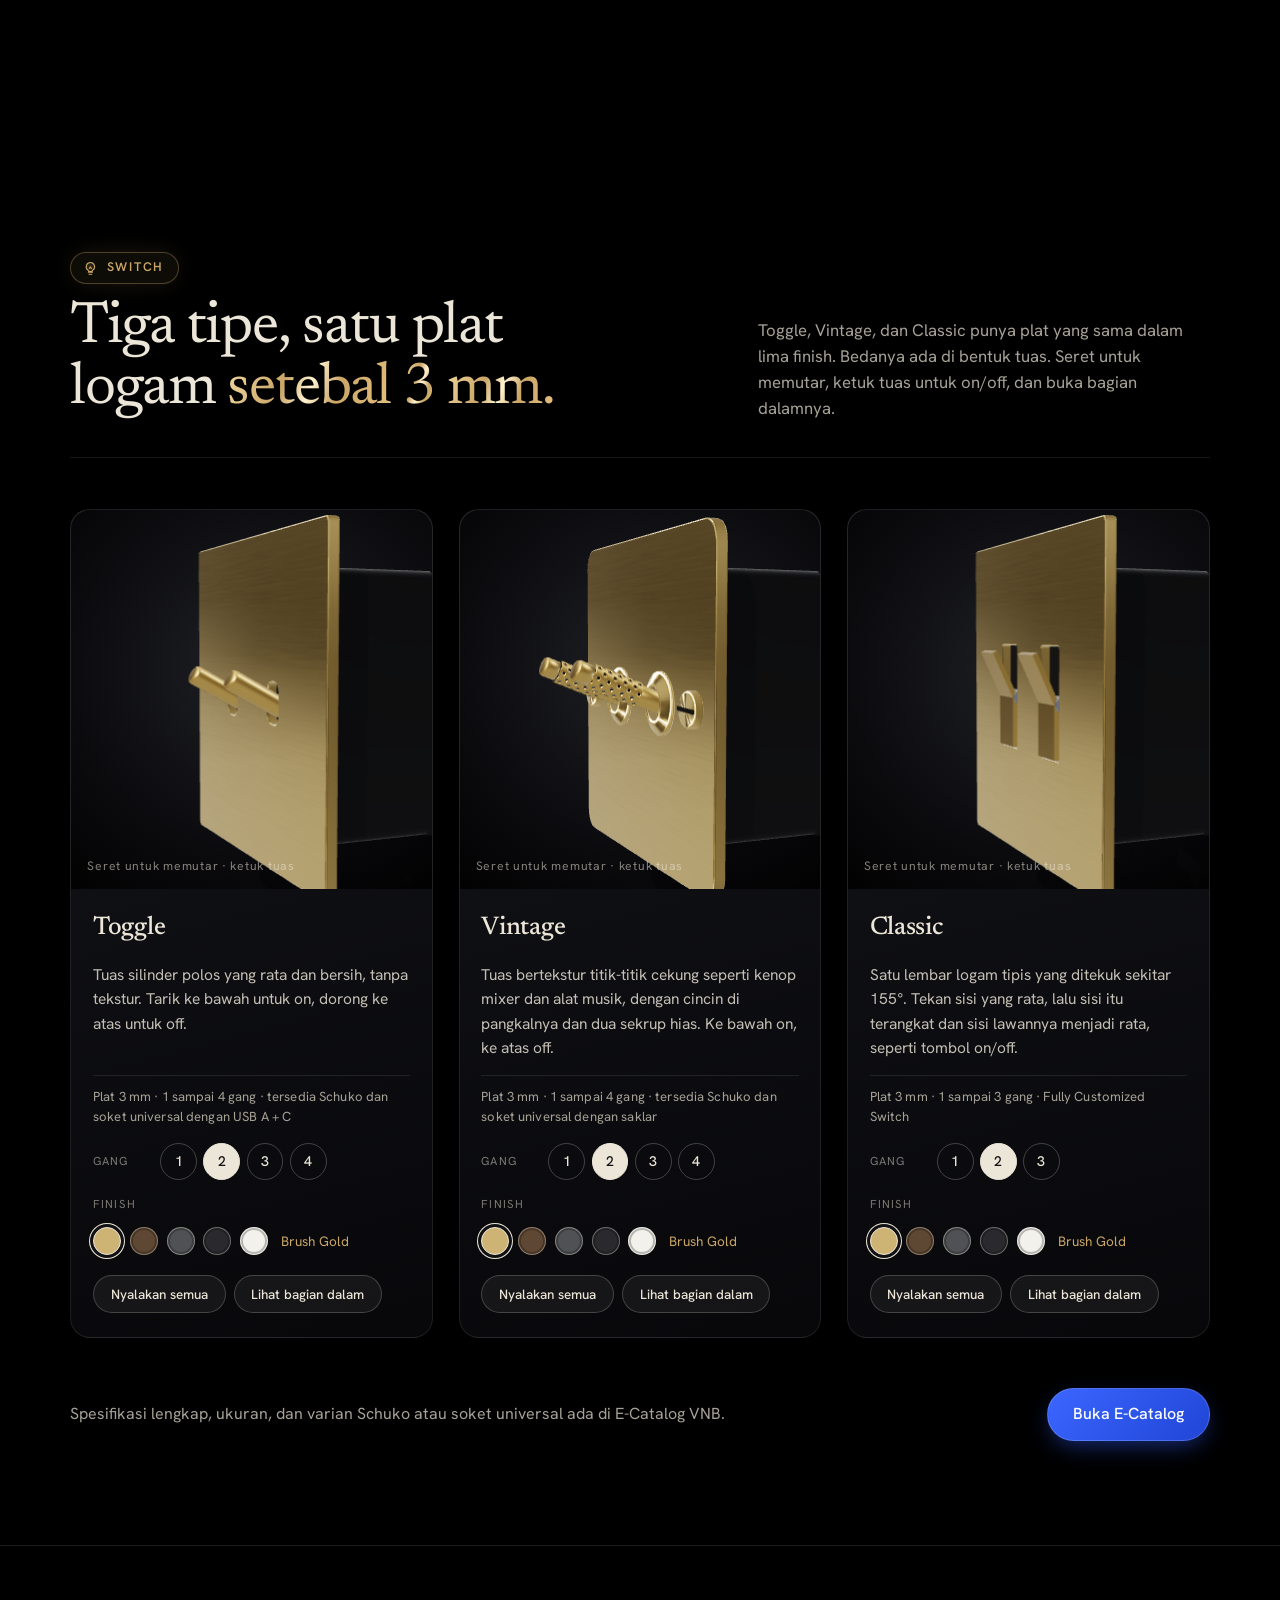
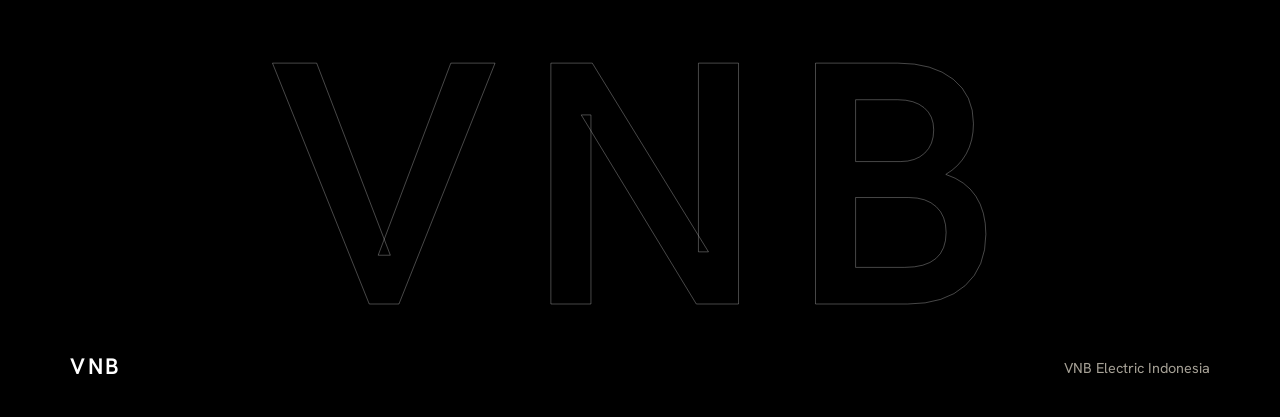
<file: switch.html>
<!doctype html>
<html lang="id">
<head>
<meta charset="utf-8">
<meta name="viewport" content="width=device-width, initial-scale=1, viewport-fit=cover">
<title>Switch · VNB Artisan Switch</title>
<meta name="description" content="Tiga tipe saklar VNB: Toggle, Vintage, dan Classic. Putar, tekan, dan ganti finish dalam 3D.">
<meta name="theme-color" content="#000000">
<link rel="stylesheet" href="style.css?v=20261111r">
<script>document.documentElement.classList.add('js')</script>
<style>
.nav{background:rgba(0,0,0,.78)}
.sw-page{padding:clamp(7rem,12vw,9.5rem) var(--gutter) clamp(4rem,8vw,7rem);background:var(--basalt)}
.sw-page .sw-head{display:none}
.sw-page .sw3d-stage{aspect-ratio:1/1.05}
.pg-note{margin:clamp(2rem,4vw,3rem) 0 0;display:flex;gap:1rem 2rem;align-items:center;justify-content:space-between;flex-wrap:wrap;color:var(--bone-dim)}
.sw-note p{margin:0;max-width:36rem}
</style>
</head>
<body>
<div class="pt" aria-hidden="true"><i></i></div>

<header class="nav nav--sub is-solid" id="nav">
  <div class="nav-l"><a class="brand" href="index.html" aria-label="VNB, ke beranda">VNB</a><a class="nav-back" href="index.html#produk" aria-label="Kembali ke beranda"><svg viewBox="0 0 24 24" aria-hidden="true"><path d="M15 5l-7 7 7 7"/></svg><span>Beranda</span></a></div>
  <nav class="nav-links" aria-label="Utama">
    <a href="switch.html" aria-current="page">Switch</a>
    <a href="tower.html">Tower &amp; Table</a>
    <a href="index.html#detail">Detail</a>
  </nav>
  <a class="btn-catalog" href="https://vnbelectric.com/" target="_blank" rel="noopener">E-Catalog</a>
  <span class="nav-prog" aria-hidden="true"><i></i></span>
</header>

<main>
<section class="sf" data-scene="switch" aria-label="Perjalanan 3D melewati tiga tipe saklar VNB">
  <div class="sf-pin">
    <canvas class="sf-cv" aria-hidden="true"></canvas>
    <div class="sf-shade" aria-hidden="true"></div>
    <div class="sf-caps">
      <div class="sf-cap is-on"><small>VNB Artisan Switch</small><h2>Tiga dinding. Tiga cara menyalakan ruangan.</h2><p>Gulir untuk masuk.</p></div>
      <div class="sf-cap" aria-hidden="true"><small>01 &middot; Toggle</small><h2>Ke bawah menyala, ke atas mati.</h2><p>Tuas silinder polos dengan dua posisi on/off yang terkunci. Kaitkan jari di atas tuas, lalu tarik ke bawah.</p></div>
      <div class="sf-cap" aria-hidden="true"><small>02 &middot; Vintage</small><h2>Detail tekstur yang terasa di jari.</h2><p>Dark Grey utuh: plat, cincin, sekrup, dan tuas bertekstur dalam satu warna. On di bawah, off di atas.</p></div>
      <div class="sf-cap" aria-hidden="true"><small>03 &middot; Classic</small><h2>Satu lembar logam yang berpindah sisi.</h2><p>Tekan sisi yang rata, sisi lawannya terangkat. Terkunci seperti tombol on/off.</p></div>
      <div class="sf-cap" aria-hidden="true"><small>Toggle &middot; Vintage &middot; Classic</small><h2>Semua seri, satu dinding.</h2><p>1 sampai 4 gang, Schuko, dan soket universal dalam lima finish: White, Dark Grey, Black Doff, Brush Gold, Antique Brass.</p></div>
    </div>
    <div class="sf-rail" aria-hidden="true"><span class="sf-fill"></span><ol><li>Mulai</li><li>Toggle</li><li>Vintage</li><li>Classic</li><li>Semua</li></ol></div>
    <div class="sf-cue" aria-hidden="true"><span>Gulir</span><i></i></div>
  </div>
</section>

<section class="sw-page" aria-labelledby="swTitle">
  <div class="pg-hero">
    <div><span class="eyebrow"><svg class="bulb" viewBox="0 0 24 24" aria-hidden="true"><path class="glass" d="M9 17.5h6M10 20.5h4M12 3.5a6 6 0 0 0-3.6 10.8c.7.6 1.1 1.4 1.1 2.2h5c0-.8.4-1.6 1.1-2.2A6 6 0 0 0 12 3.5z"/><path class="fil" d="M10.5 12.2 12 9.8l1.5 2.4"/></svg>Switch</span>
    <h1 id="swTitle">Tiga tipe, satu plat logam <em class="shine">setebal 3 mm.</em></h1></div>
    <p>Toggle, Vintage, dan Classic punya plat yang sama dalam lima finish. Bedanya ada di bentuk tuas. Seret untuk memutar, ketuk tuas untuk on/off, dan buka bagian dalamnya.</p>
  </div>

    <div class="sw-trio" id="switch3d">
      <div class="sw-head">
        <h3>Switch</h3>
        <p>Tiga tipe, satu plat logam setebal 3 mm, dalam lima finish. Bedanya ada di bentuk tuas. Semuanya saklar on/off dua posisi: tuas ke bawah menyala, ke atas mati. Classic berpindah sisi.</p>
      </div>
      <div class="sw-cards">
      <article class="swcard" data-type="toggle" aria-labelledby="swt-toggle">
        <div class="sw3d-stage">
          <img class="sw3d-poster" src="img/switch.jpg" alt="Saklar Toggle VNB hitam dengan tuas silinder polos" loading="lazy" decoding="async" width="890" height="290" style="object-position:50% 50%">
          <canvas tabindex="0" aria-label="Model 3D saklar Toggle. Seret untuk memutar, ketuk tuas untuk mencobanya."></canvas>
          <p class="sw3d-hint" aria-hidden="true">Seret untuk memutar &middot; ketuk tuas</p>
          <div class="sw3d-fps" hidden></div>
        </div>
        <div class="swbody">
          <h4 id="swt-toggle">Toggle</h4>
          <p class="swdesc">Tuas silinder polos yang rata dan bersih, tanpa tekstur. Tarik ke bawah untuk on, dorong ke atas untuk off.</p>
          <p class="swfacts">Plat 3 mm · 1 sampai 4 gang · tersedia Schuko dan soket universal dengan USB A + C</p>
          <div class="ctl"><span class="lbl">Gang</span><div class="chips"><button type="button" class="chip">1</button><button type="button" class="chip is-on">2</button></div></div>
          <div class="ctl"><span class="lbl">Finish</span><div class="swatches"><button type="button" class="fsw is-on" data-f="gold" style="--c:#cdb374" aria-pressed="true" aria-label="Brush Gold"></button><button type="button" class="fsw" data-f="brass" style="--c:#5e4733" aria-pressed="false" aria-label="Antique Brass"></button><button type="button" class="fsw" data-f="grey" style="--c:#505154" aria-pressed="false" aria-label="Dark Grey"></button><button type="button" class="fsw" data-f="black" style="--c:#2a2a2e" aria-pressed="false" aria-label="Black Doff"></button><button type="button" class="fsw" data-f="white" style="--c:#f2f1ec" aria-pressed="false" aria-label="White"></button><span class="finname">Brush Gold</span></div></div>
          <div class="actions"><button type="button" class="btn3d act">Nyalakan semua</button><button type="button" class="btn3d explode" aria-pressed="false">Lihat bagian dalam</button></div>
        </div>
      </article>
      <article class="swcard" data-type="vintage" aria-labelledby="swt-vintage">
        <div class="sw3d-stage">
          <img class="sw3d-poster" src="img/switch.jpg" alt="Saklar Vintage VNB kuningan dengan tuas bertekstur dan sekrup hias" loading="lazy" decoding="async" width="890" height="290" style="object-position:100% 50%">
          <canvas tabindex="0" aria-label="Model 3D saklar Vintage. Seret untuk memutar, ketuk tuas untuk mencobanya."></canvas>
          <p class="sw3d-hint" aria-hidden="true">Seret untuk memutar &middot; ketuk tuas</p>
          <div class="sw3d-fps" hidden></div>
        </div>
        <div class="swbody">
          <h4 id="swt-vintage">Vintage</h4>
          <p class="swdesc">Tuas bertekstur titik-titik cekung seperti kenop mixer dan alat musik, dengan cincin di pangkalnya dan dua sekrup hias. Ke bawah on, ke atas off.</p>
          <p class="swfacts">Plat 3 mm · 1 sampai 4 gang · tersedia Schuko dan soket universal dengan saklar</p>
          <div class="ctl"><span class="lbl">Gang</span><div class="chips"><button type="button" class="chip">1</button><button type="button" class="chip is-on">2</button></div></div>
          <div class="ctl"><span class="lbl">Finish</span><div class="swatches"><button type="button" class="fsw is-on" data-f="gold" style="--c:#cdb374" aria-pressed="true" aria-label="Brush Gold"></button><button type="button" class="fsw" data-f="brass" style="--c:#5e4733" aria-pressed="false" aria-label="Antique Brass"></button><button type="button" class="fsw" data-f="grey" style="--c:#505154" aria-pressed="false" aria-label="Dark Grey"></button><button type="button" class="fsw" data-f="black" style="--c:#2a2a2e" aria-pressed="false" aria-label="Black Doff"></button><button type="button" class="fsw" data-f="white" style="--c:#f2f1ec" aria-pressed="false" aria-label="White"></button><span class="finname">Brush Gold</span></div></div>
          <div class="actions"><button type="button" class="btn3d act">Nyalakan semua</button><button type="button" class="btn3d explode" aria-pressed="false">Lihat bagian dalam</button></div>
        </div>
      </article>
      <article class="swcard" data-type="classic" aria-labelledby="swt-classic">
        <div class="sw3d-stage">
          <img class="sw3d-poster" src="img/switch.jpg" alt="Saklar Classic VNB emas dengan tuas lembaran tipis" loading="lazy" decoding="async" width="890" height="290" style="object-position:0% 50%">
          <canvas tabindex="0" aria-label="Model 3D saklar Classic. Seret untuk memutar, ketuk tuas untuk mencobanya."></canvas>
          <p class="sw3d-hint" aria-hidden="true">Seret untuk memutar &middot; ketuk tuas</p>
          <div class="sw3d-fps" hidden></div>
        </div>
        <div class="swbody">
          <h4 id="swt-classic">Classic</h4>
          <p class="swdesc">Satu lembar logam tipis yang ditekuk sekitar 155°. Tekan sisi yang rata, lalu sisi itu terangkat dan sisi lawannya menjadi rata, seperti tombol on/off.</p>
          <p class="swfacts">Plat 3 mm · 1 sampai 3 gang · Fully Customized Switch</p>
          <div class="ctl"><span class="lbl">Gang</span><div class="chips"><button type="button" class="chip">1</button><button type="button" class="chip is-on">2</button></div></div>
          <div class="ctl"><span class="lbl">Finish</span><div class="swatches"><button type="button" class="fsw is-on" data-f="gold" style="--c:#cdb374" aria-pressed="true" aria-label="Brush Gold"></button><button type="button" class="fsw" data-f="brass" style="--c:#5e4733" aria-pressed="false" aria-label="Antique Brass"></button><button type="button" class="fsw" data-f="grey" style="--c:#505154" aria-pressed="false" aria-label="Dark Grey"></button><button type="button" class="fsw" data-f="black" style="--c:#2a2a2e" aria-pressed="false" aria-label="Black Doff"></button><button type="button" class="fsw" data-f="white" style="--c:#f2f1ec" aria-pressed="false" aria-label="White"></button><span class="finname">Brush Gold</span></div></div>
          <div class="actions"><button type="button" class="btn3d act">Nyalakan semua</button><button type="button" class="btn3d explode" aria-pressed="false">Lihat bagian dalam</button></div>
        </div>
      </article>
      </div>
    </div>

  <div class="pg-note">
    <p>Spesifikasi lengkap, ukuran, dan varian Schuko atau soket universal ada di E-Catalog VNB.</p>
    <a class="btn-cta" href="https://vnbelectric.com/" target="_blank" rel="noopener">Buka E-Catalog</a>
  </div>
</section>
</main>

<footer class="foot">
  <span class="brand">VNB</span>
  <p>VNB Electric Indonesia</p>
</footer>

<script>
(function(){var el=document.getElementById('switch3d');if(!el)return;
  try{var c=document.createElement('canvas');if(!(c.getContext('webgl2')||c.getContext('webgl')))return}catch(e){return}
  var s=document.createElement('script');s.src='switch3d.js?v=20261111';document.body.appendChild(s);
})();
</script>
<script src="realfly.js?v=20261116f"></script>
<script src="sfsnap.js?v=20261116d"></script>
<script src="ui.js?v=20261110a"></script>
<script src="motion.js?v=20261111a"></script>
</body>
</html>
</file>
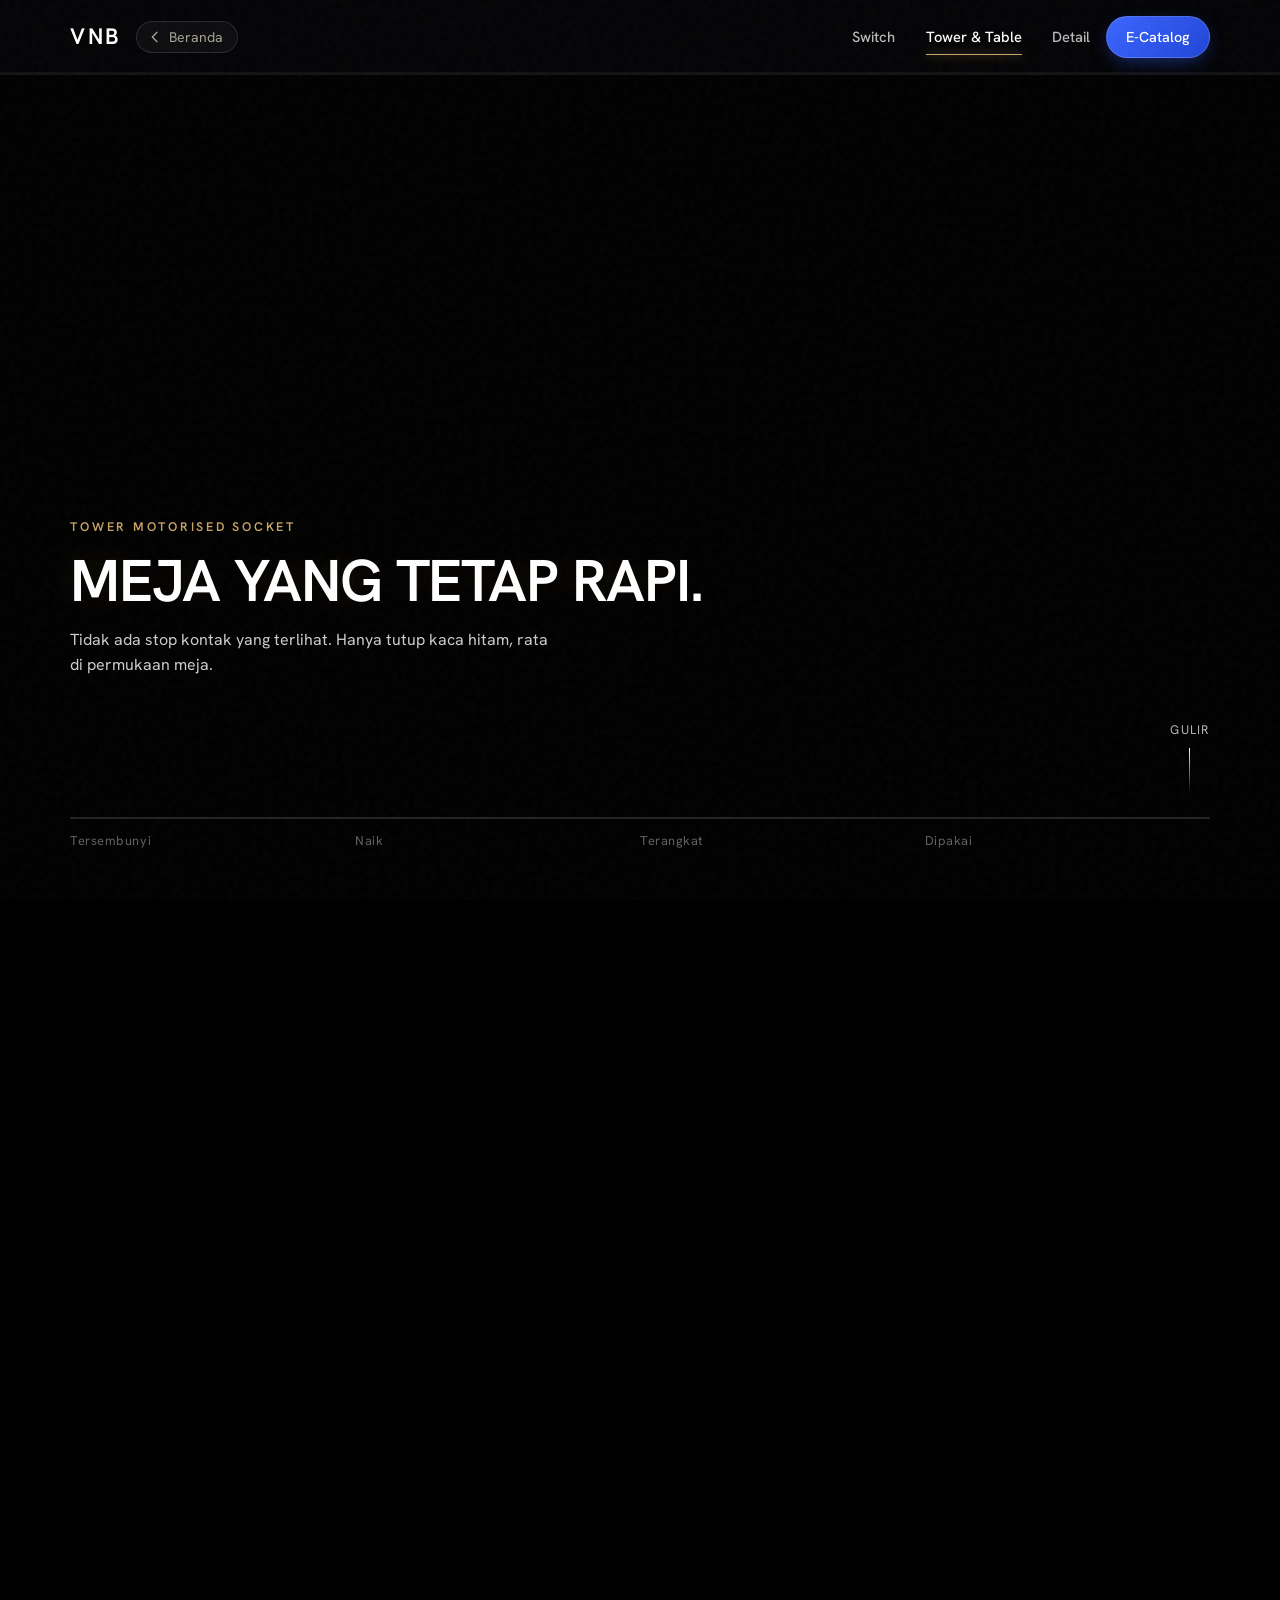
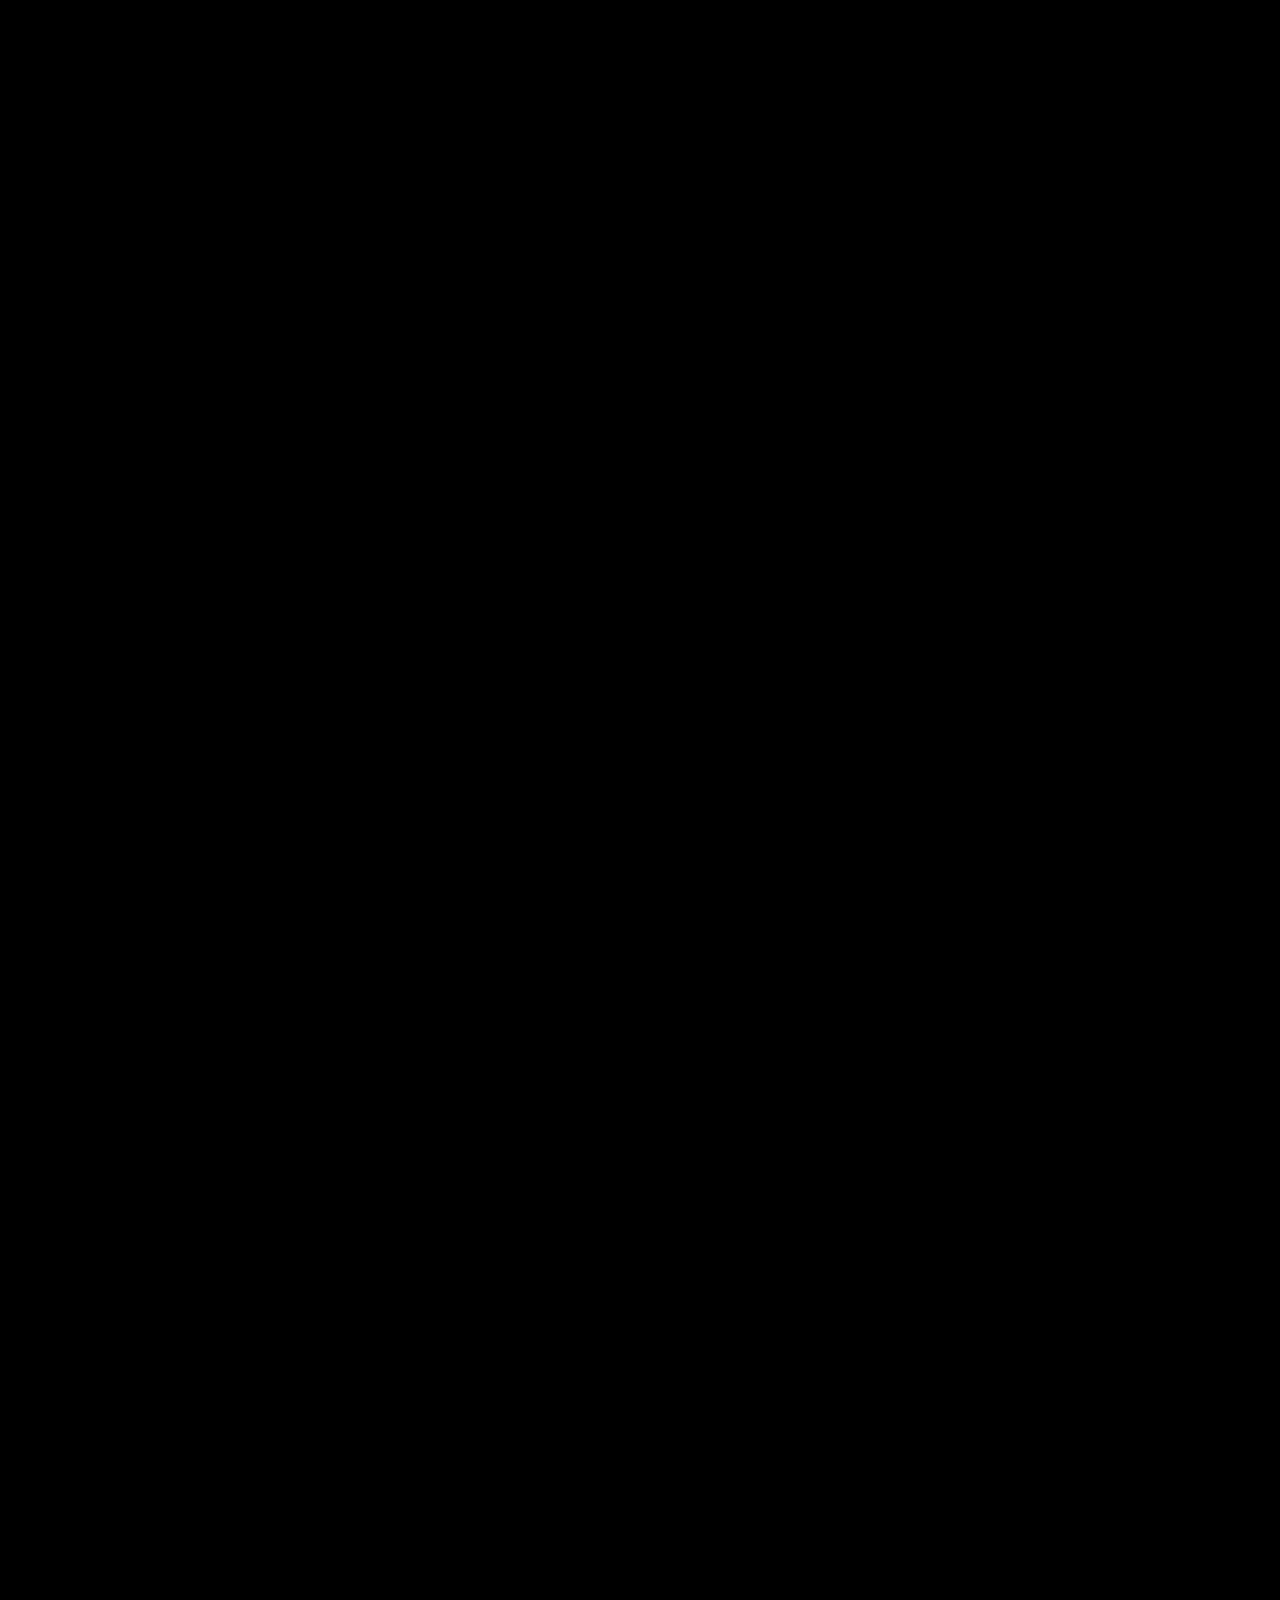
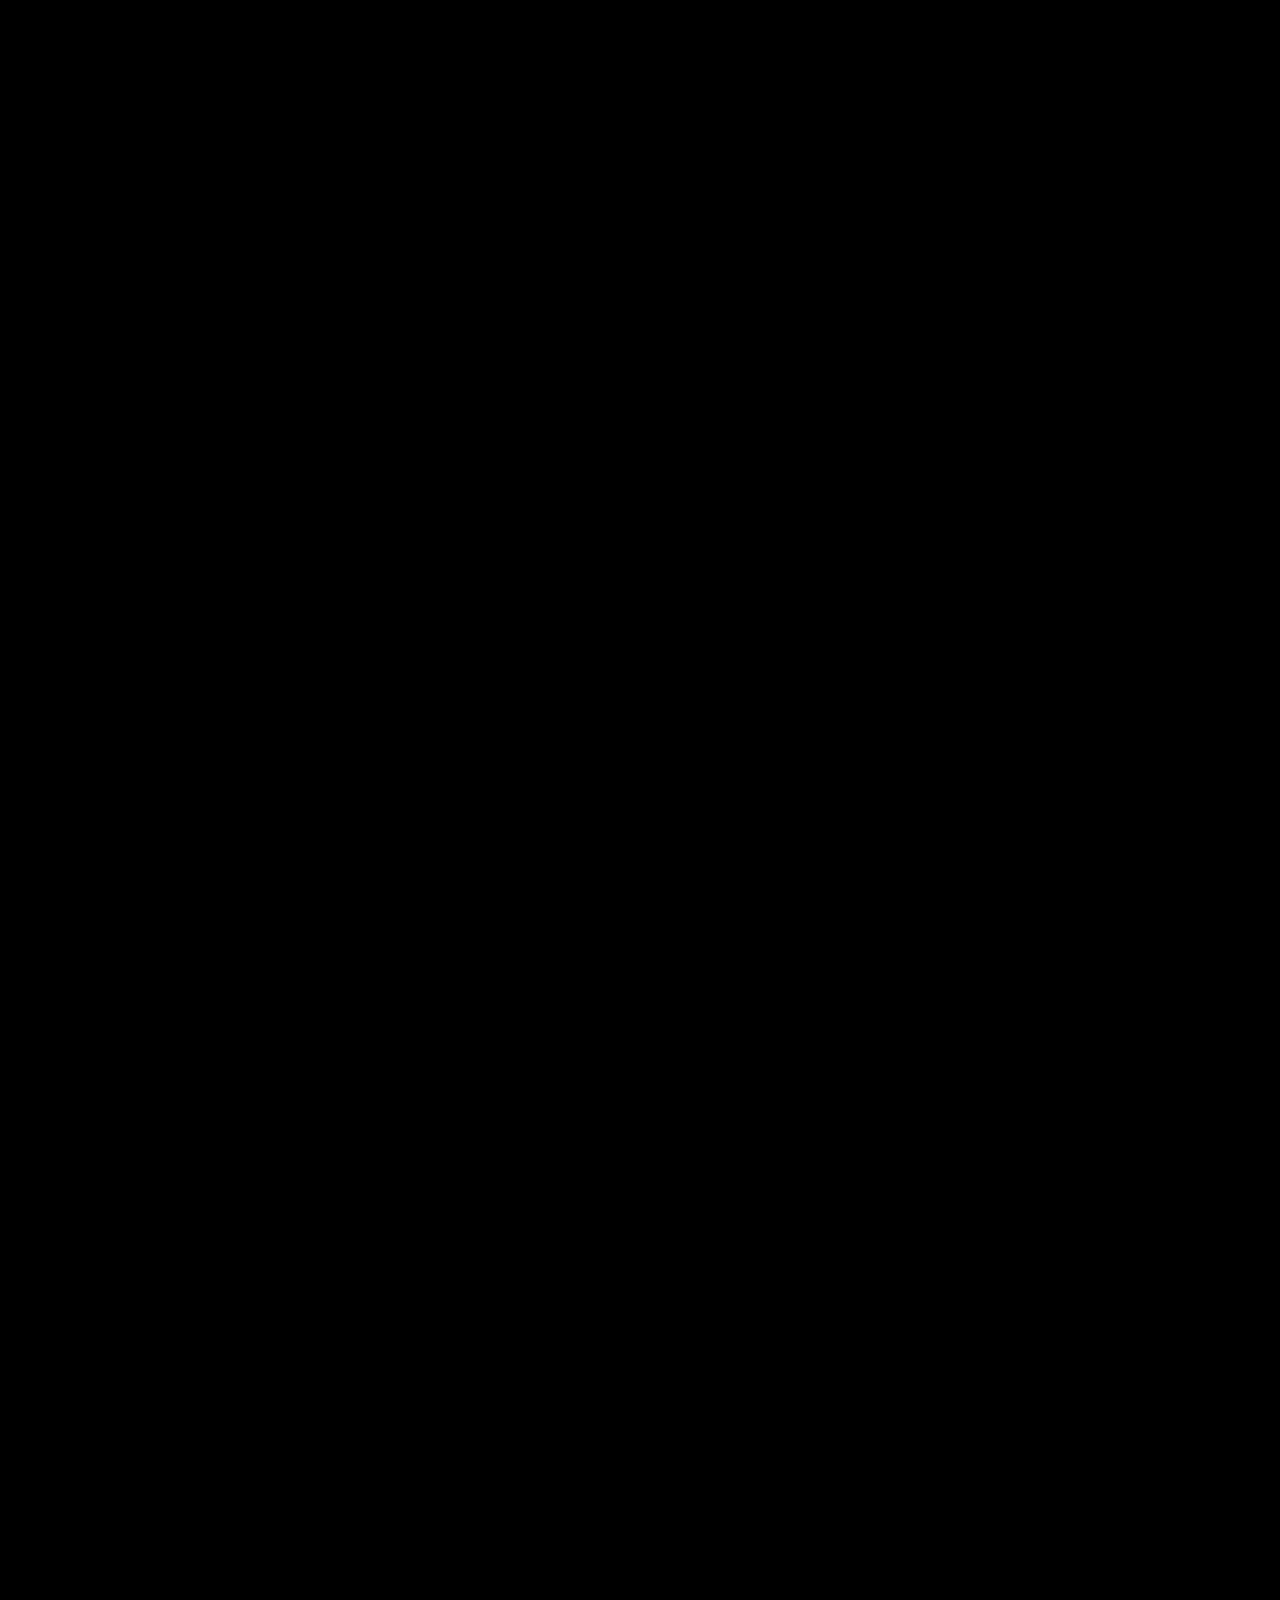
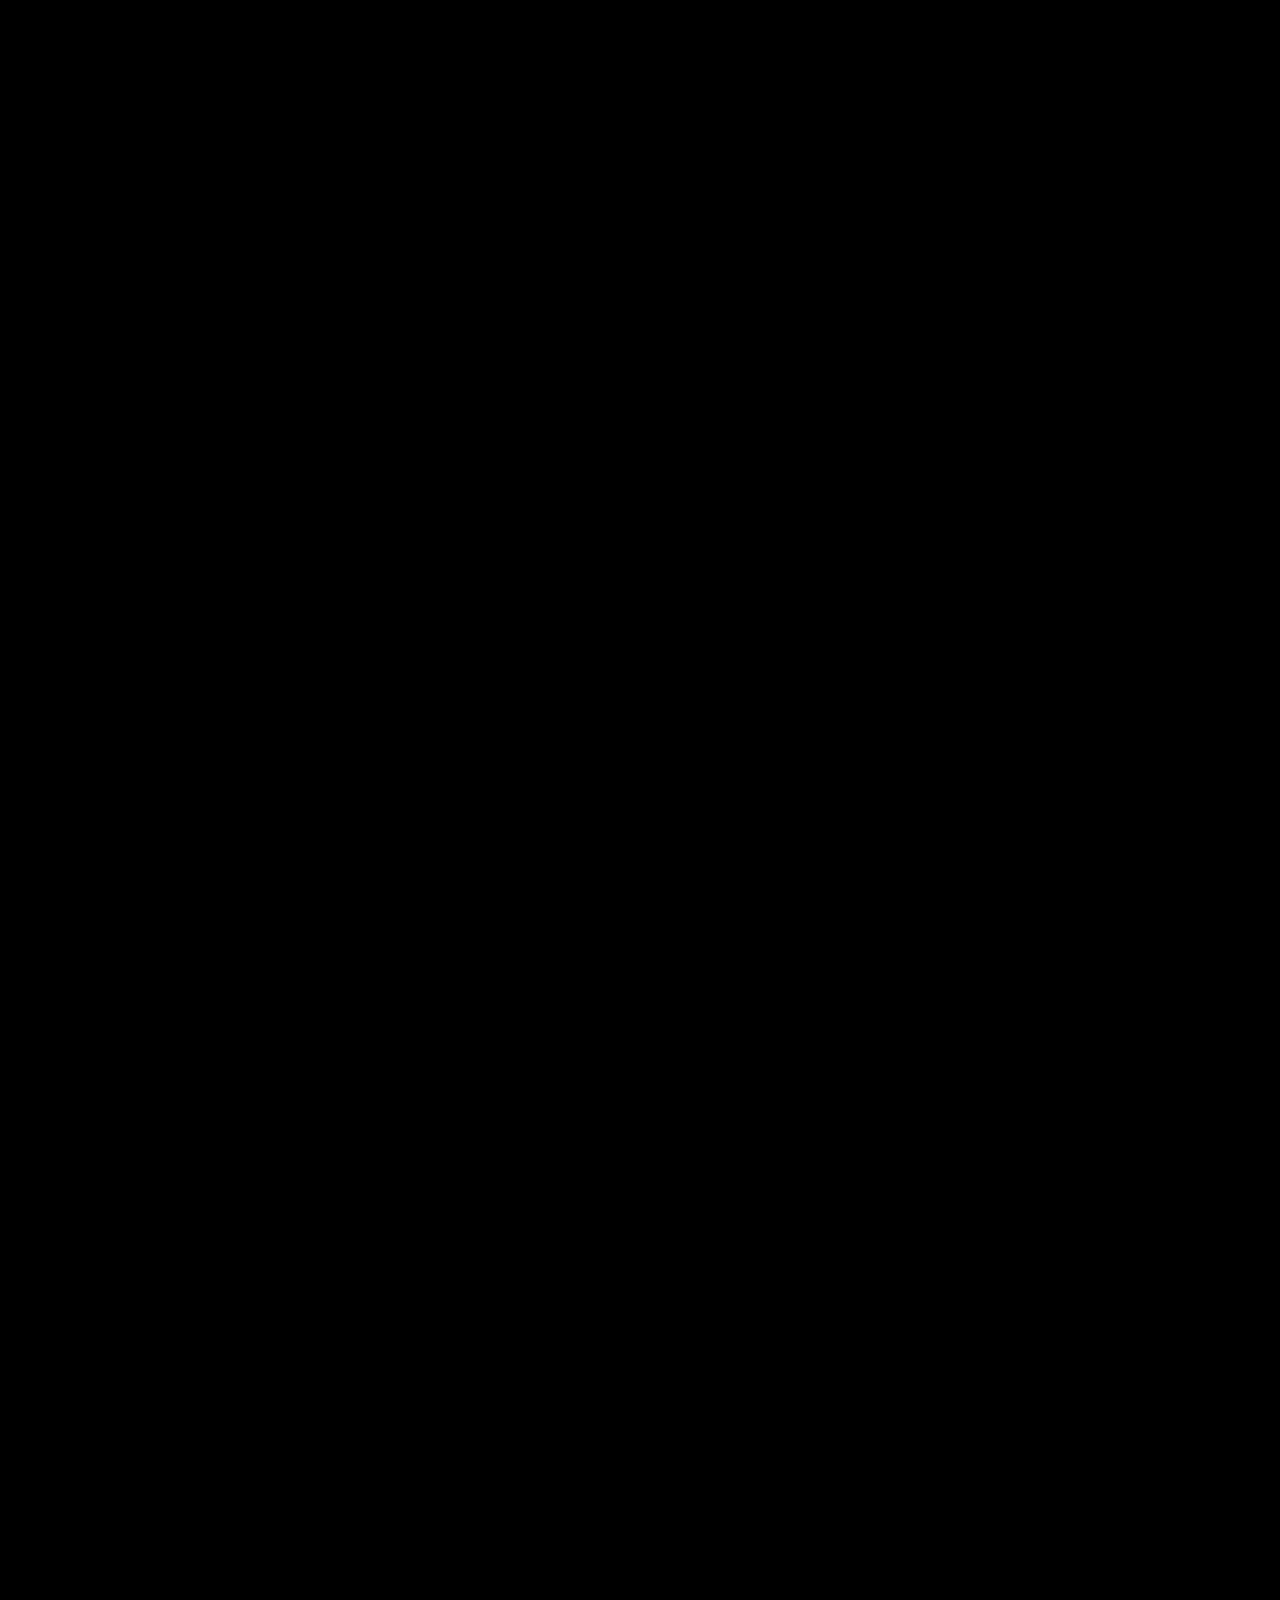
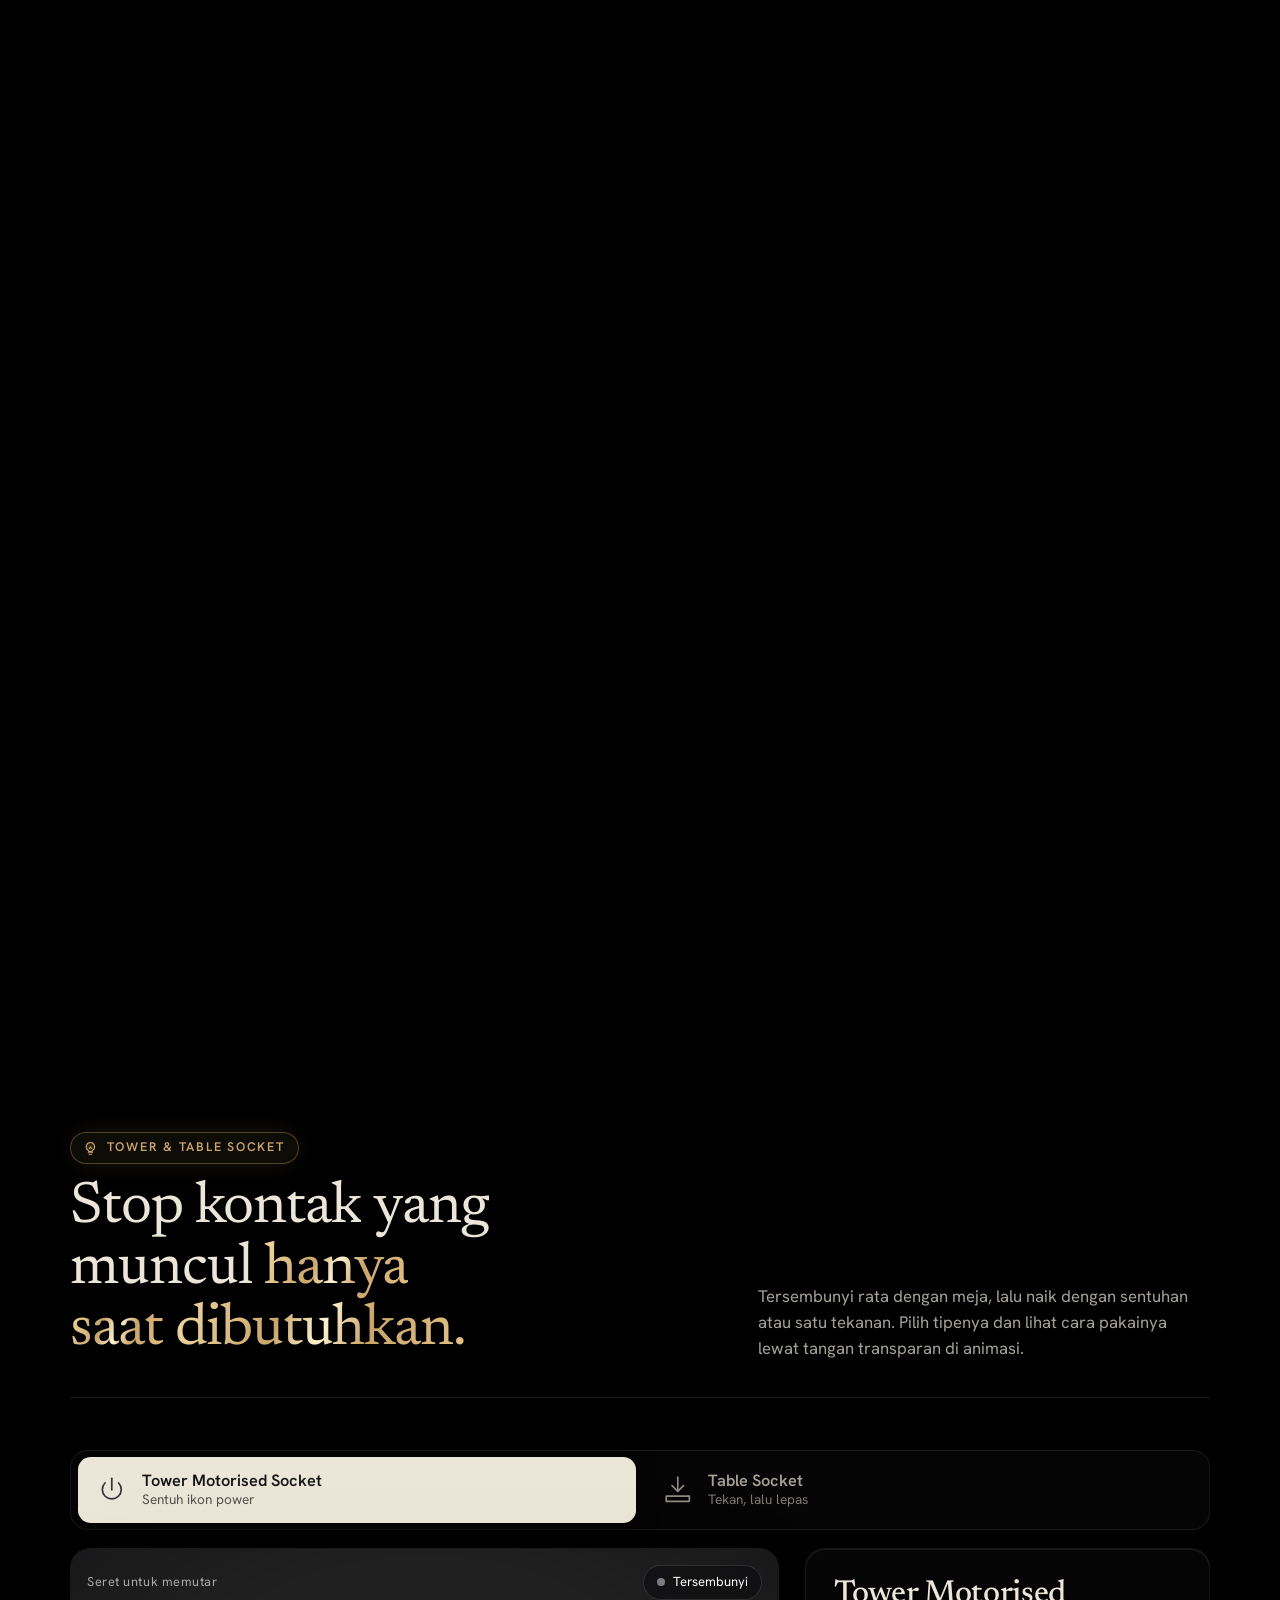
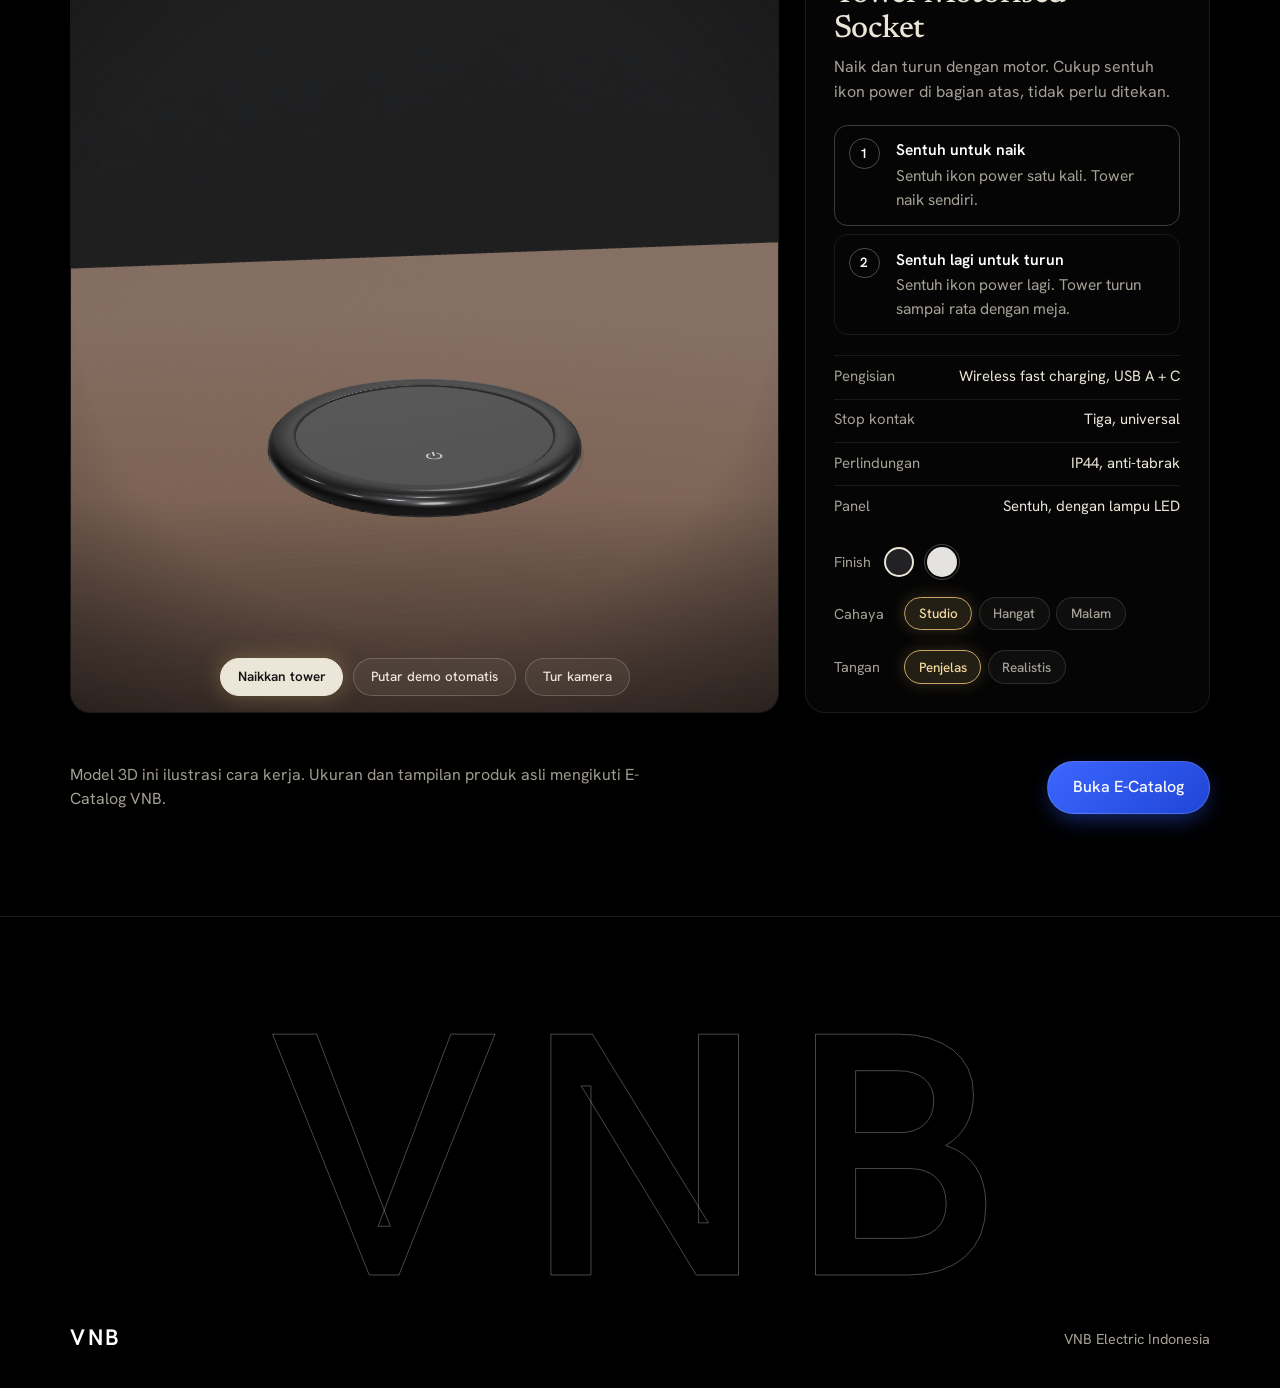
<file: tower.html>
<!doctype html>
<html lang="id">
<head>
<meta charset="utf-8">
<meta name="viewport" content="width=device-width, initial-scale=1, viewport-fit=cover">
<title>Tower &amp; Table Socket · VNB</title>
<meta name="description" content="Tower Motorised Socket naik dengan sentuhan, Table Socket naik dengan satu tekanan. Lihat cara pakainya dalam 3D.">
<meta name="theme-color" content="#000000">
<link rel="stylesheet" href="style.css?v=20261111r">
<script>document.documentElement.classList.add('js')</script>
<style>
.nav{background:rgba(0,0,0,.78)}
.tw-page{padding:clamp(7rem,12vw,9.5rem) var(--gutter) clamp(4rem,8vw,7rem);background:#000}
.tw-eyebrow-x{display:block;margin-bottom:.9rem;font-size:.78rem;letter-spacing:.16em;text-transform:uppercase;color:var(--brass)}
/* pemilih tipe */
.tw-seg{display:grid;grid-template-columns:1fr 1fr;gap:.5rem;padding:.4rem;border-radius:1.1rem;background:#050505;border:1px solid rgba(255,255,255,.08);margin-bottom:1.1rem}
.tw-tab{display:flex;align-items:center;gap:.85rem;text-align:left;font:inherit;color:var(--bone-dim);background:transparent;border:1px solid transparent;border-radius:.8rem;padding:.8rem 1rem;cursor:pointer;transition:background .25s,color .25s,border-color .25s}
.tw-tab svg{flex:none;width:2.1rem;height:2.1rem;stroke:currentColor;fill:none;stroke-width:1.6;stroke-linecap:round;stroke-linejoin:round;opacity:.85}
.tw-tab b{display:block;font-weight:600;font-size:1.02rem;color:inherit;line-height:1.25}
.tw-tab small{display:block;font-size:.85rem;opacity:.75;line-height:1.3}
.tw-tab:hover{color:#fff;background:rgba(255,255,255,.04)}
.tw-tab.is-on{background:var(--bone);color:#141416;box-shadow:0 6px 24px rgba(0,0,0,.35)}
.tw-tab.is-on small{opacity:.7}
/* panggung + panel */
.tw-grid{display:grid;grid-template-columns:minmax(0,1.75fr) minmax(0,1fr);gap:clamp(1rem,2vw,1.75rem);align-items:stretch}
.tw-stage{position:relative;min-height:30rem;aspect-ratio:auto;border-radius:1.25rem;overflow:hidden;background:#000;border:1px solid rgba(255,255,255,.1);box-shadow:0 30px 80px -30px rgba(0,0,0,.7)}
.tw-stage::after{content:"";position:absolute;inset:0;pointer-events:none;background:radial-gradient(90% 80% at 50% 45%,transparent 55%,rgba(8,8,10,.55) 100%),linear-gradient(to top,rgba(8,8,10,.5),transparent 28%)}
.tw-stage canvas{position:absolute;inset:0;width:100%;height:100%;display:block;touch-action:pan-y;cursor:grab}
.tw-stage canvas:active{cursor:grabbing}
.tw-top{position:absolute;z-index:2;left:1rem;right:1rem;top:1rem;display:flex;justify-content:space-between;align-items:center;gap:.75rem;pointer-events:none}
.tw-hint{font-size:.8rem;letter-spacing:.04em;color:rgba(255,255,255,.62)}
.tw-state{display:inline-flex;align-items:center;gap:.5rem;padding:.4rem .8rem;border-radius:999px;background:rgba(15,15,17,.7);-webkit-backdrop-filter:blur(8px);backdrop-filter:blur(8px);border:1px solid rgba(255,255,255,.12);font-size:.82rem;color:#fff}
.tw-state::before{content:"";width:.5rem;height:.5rem;border-radius:50%;background:#7c7d82}
.tw-state[data-s=up]::before{background:#52d68a;box-shadow:0 0 10px #52d68a}
.tw-state[data-s=move]::before{background:#ffb84d;box-shadow:0 0 10px #ffb84d}
.tw-cap{position:absolute;z-index:2;left:1rem;right:1rem;bottom:4.9rem;margin:0 auto;max-width:34rem;text-align:center;padding:.75rem 1.2rem;border-radius:.9rem;background:rgba(15,15,17,.8);-webkit-backdrop-filter:blur(10px);backdrop-filter:blur(10px);border:1px solid rgba(255,255,255,.1);color:#fff;font-size:1.02rem;line-height:1.35;transition:opacity .25s,transform .25s}
.tw-cap.is-empty{opacity:0;transform:translateY(6px)}
.tw-bar{position:absolute;z-index:2;left:1rem;right:1rem;bottom:1rem;display:flex;gap:.6rem;justify-content:center;flex-wrap:wrap}
.tw-bar .btn3d{backdrop-filter:blur(8px);-webkit-backdrop-filter:blur(8px)}
.tw-act{background:var(--bone)!important;color:#141416!important;border-color:var(--bone)!important;font-weight:600}
.tw-act:disabled{opacity:.55;cursor:default}
.tw-panel{display:flex;flex-direction:column;gap:1.25rem;padding:clamp(1.25rem,2.2vw,1.9rem);border-radius:1.25rem;background:#050505;border:1px solid rgba(255,255,255,.08)}
.tw-panel h2{padding-right:3rem;margin:0;font-family:var(--serif);font-weight:500;font-size:clamp(1.7rem,2.5vw,2.2rem);letter-spacing:-.01em;line-height:1.1}
.tw-panel .lead{margin:.5rem 0 0;color:var(--bone-dim)}
.tw-steps{margin:0;padding:0;list-style:none;position:relative;display:grid;gap:.5rem}
.tw-steps li{display:grid;grid-template-columns:2.1rem 1fr;gap:.85rem;align-items:start;padding:.8rem .9rem;border:1px solid rgba(255,255,255,.08);border-radius:.85rem;color:var(--bone-dim);font-size:.97rem;transition:border-color .25s,background .25s,color .25s}
.tw-steps li b{display:grid;place-items:center;width:1.9rem;height:1.9rem;border-radius:50%;border:1px solid rgba(255,255,255,.28);font-weight:600;font-size:.85rem;color:#fff;transition:background .25s,color .25s}
.tw-steps li strong{display:block;color:#fff;font-weight:600;margin-bottom:.1rem}
.tw-steps li.is-next{border-color:rgba(255,255,255,.22)}
.tw-steps li.is-on{border-color:var(--brass);background:rgba(201,165,102,.09);color:#fff}
.tw-steps li.is-on b{background:var(--brass);color:#141416;border-color:var(--brass)}
.tw-specs{margin:0;display:grid;gap:.1rem}
.tw-specs div{display:flex;justify-content:space-between;gap:1rem;padding:.55rem 0;border-top:1px solid rgba(255,255,255,.08);font-size:.93rem}
.tw-specs dt{color:var(--bone-dim)}
.tw-specs dd{margin:0;text-align:right;color:var(--bone)}
.tw-finrow{display:flex;align-items:center;gap:.8rem;color:var(--bone-dim);font-size:.9rem}
.tw-fin{width:1.9rem;height:1.9rem;border-radius:50%;border:2px solid transparent;outline:1px solid rgba(255,255,255,.25);outline-offset:2px;cursor:pointer;background:var(--c)}
.tw-fin.is-on{border-color:var(--bone);outline-color:transparent}
[hidden]{display:none!important}
.sf-tower{height:820vh}
.sf-tower .sf-rail ol{grid-template-columns:repeat(4,1fr)}
.pg-note{margin:clamp(2rem,4vw,3rem) 0 0;display:flex;gap:1rem 2rem;align-items:center;justify-content:space-between;flex-wrap:wrap;color:var(--bone-dim)}
.pg-note p{margin:0;max-width:36rem}
@media (max-width:1000px){.tw-grid{grid-template-columns:1fr}.tw-stage{min-height:0;aspect-ratio:1/1.1}}
@media (max-width:560px){.tw-seg{grid-template-columns:1fr}.tw-cap{bottom:6.4rem;font-size:.95rem}.tw-hint{display:none}}
</style>
</head>
<body>
<div class="pt" aria-hidden="true"><i></i></div>

<header class="nav nav--sub is-solid" id="nav">
  <div class="nav-l"><a class="brand" href="index.html" aria-label="VNB, ke beranda">VNB</a><a class="nav-back" href="index.html#produk" aria-label="Kembali ke beranda"><svg viewBox="0 0 24 24" aria-hidden="true"><path d="M15 5l-7 7 7 7"/></svg><span>Beranda</span></a></div>
  <nav class="nav-links" aria-label="Utama">
    <a href="switch.html">Switch</a>
    <a href="tower.html" aria-current="page">Tower &amp; Table</a>
    <a href="index.html#detail">Detail</a>
  </nav>
  <a class="btn-catalog" href="https://vnbelectric.com/" target="_blank" rel="noopener">E-Catalog</a>
  <span class="nav-prog" aria-hidden="true"><i></i></span>
</header>

<main>
<section class="sf sf-tower" data-scene="tower" aria-label="Cerita 3D Tower Motorised Socket saat digulir">
  <div class="sf-pin">
    <canvas class="sf-cv" aria-hidden="true"></canvas>
    <div class="sf-shade" aria-hidden="true"></div>
    <div class="sf-caps">
      <div class="sf-cap is-on"><small>Tower Motorised Socket</small><h2>Meja yang tetap rapi.</h2><p>Tidak ada stop kontak yang terlihat. Hanya tutup kaca hitam, rata di permukaan meja.</p></div>
      <div class="sf-cap" aria-hidden="true"><small>Sentuh sekali</small><h2>Tower naik dengan sendirinya.</h2><p>Sentuh ikon power, motor mengangkatnya perlahan. Ada pengaman anti-jepit dan anti-tabrak.</p></div>
      <div class="sf-cap" aria-hidden="true"><small>Siap dipakai</small><h2>Tiga stop kontak, USB A dan C.</h2><p>Semua titik daya muncul tepat di tempat Anda bekerja.</p></div>
      <div class="sf-cap" aria-hidden="true"><small>Dipakai</small><h2>Daya di tempat Anda bekerja.</h2><p>Isi daya ponsel lewat USB-C sambil bekerja. Sentuh lagi ikon power, tower turun sampai rata dengan meja.</p></div>
    </div>
    <div class="sf-rail" aria-hidden="true"><span class="sf-fill"></span><ol><li>Tersembunyi</li><li>Naik</li><li>Terangkat</li><li>Dipakai</li></ol></div>
    <div class="sf-cue" aria-hidden="true"><span>Gulir</span><i></i></div>
  </div>
</section>

<section class="tw-page" aria-labelledby="twTitle">
  <div class="pg-hero">
    <div><span class="eyebrow"><svg class="bulb" viewBox="0 0 24 24" aria-hidden="true"><path class="glass" d="M9 17.5h6M10 20.5h4M12 3.5a6 6 0 0 0-3.6 10.8c.7.6 1.1 1.4 1.1 2.2h5c0-.8.4-1.6 1.1-2.2A6 6 0 0 0 12 3.5z"/><path class="fil" d="M10.5 12.2 12 9.8l1.5 2.4"/></svg>Tower &amp; Table Socket</span>
    <h1 id="twTitle">Stop kontak yang muncul <em class="shine">hanya saat dibutuhkan.</em></h1></div>
    <p>Tersembunyi rata dengan meja, lalu naik dengan sentuhan atau satu tekanan. Pilih tipenya dan lihat cara pakainya lewat tangan transparan di animasi.</p>
  </div>

  <div id="tower3d">
    <div class="tw-seg" role="tablist" aria-label="Tipe">
      <button type="button" class="tw-tab is-on" role="tab" data-t="motor" aria-selected="true">
        <svg viewBox="0 0 32 32" aria-hidden="true"><path d="M16 5v11"/><path d="M9.5 9.5a9 9 0 1 0 13 0"/></svg>
        <span><b>Tower Motorised Socket</b><small>Sentuh ikon power</small></span>
      </button>
      <button type="button" class="tw-tab" role="tab" data-t="push" aria-selected="false">
        <svg viewBox="0 0 32 32" aria-hidden="true"><path d="M16 4v13"/><path d="m10.5 12 5.5 5.5 5.5-5.5"/><path d="M5 22h22v5H5z"/></svg>
        <span><b>Table Socket</b><small>Tekan, lalu lepas</small></span>
      </button>
    </div>

    <div class="tw-grid">
      <div class="tw-stage">
        <canvas aria-label="Model 3D. Seret untuk memutar."></canvas>
        <div class="tw-top"><span class="tw-hint">Seret untuk memutar</span><span class="tw-state" data-s="down">Tersembunyi</span></div>
        <div class="tw-cap is-empty" role="status" aria-live="polite"></div>
        <div class="tw-bar">
          <button type="button" class="btn3d tw-act">Naikkan</button>
          <button type="button" class="btn3d tw-auto" aria-pressed="false">Putar demo otomatis</button>
          <button type="button" class="btn3d tw-tour" aria-pressed="false">Tur kamera</button>
        </div>
      </div>

      <aside class="tw-panel">
        <div data-for="motor">
          <h2>Tower Motorised Socket</h2>
          <p class="lead">Naik dan turun dengan motor. Cukup sentuh ikon power di bagian atas, tidak perlu ditekan.</p>
        </div>
        <div data-for="push" hidden>
          <h2>Table Socket</h2>
          <p class="lead">Naik dengan satu tekanan, lalu dimasukkan kembali dengan menekannya sampai ke bawah.</p>
        </div>

        <ol class="tw-steps" data-for="motor">
          <li class="tw-step" data-t="motor" data-a="up"><b>1</b><span><strong>Sentuh untuk naik</strong>Sentuh ikon power satu kali. Tower naik sendiri.</span></li>
          <li class="tw-step" data-t="motor" data-a="down"><b>2</b><span><strong>Sentuh lagi untuk turun</strong>Sentuh ikon power lagi. Tower turun sampai rata dengan meja.</span></li>
        </ol>
        <ol class="tw-steps" data-for="push" hidden>
          <li class="tw-step" data-t="push" data-a="up"><b>1</b><span><strong>Tekan untuk naik</strong>Tekan tutup bagian atas sekali, lalu lepas. Tower naik otomatis.</span></li>
          <li class="tw-step" data-t="push" data-a="down"><b>2</b><span><strong>Tekan sampai bawah</strong>Untuk memasukkan, tekan terus sampai ke bawah hingga terkunci rata.</span></li>
        </ol>

        <dl class="tw-specs" data-for="motor">
          <div><dt>Pengisian</dt><dd>Wireless fast charging, USB A + C</dd></div>
          <div><dt>Stop kontak</dt><dd>Tiga, universal</dd></div>
          <div><dt>Perlindungan</dt><dd>IP44, anti-tabrak</dd></div>
          <div><dt>Panel</dt><dd>Sentuh, dengan lampu LED</dd></div>
        </dl>
        <dl class="tw-specs" data-for="push" hidden>
          <div><dt>Pengisian</dt><dd>Wireless charging, USB A + C</dd></div>
          <div><dt>Stop kontak</dt><dd>Tiga Schuko</dd></div>
          <div><dt>Cara naik</dt><dd>Satu tekanan, otomatis</dd></div>
          <div><dt>Varian lain</dt><dd>Type 148 dan 149 membuka seperti tutup</dd></div>
        </dl>

        <div class="tw-finrow" data-for="motor"><span>Finish</span>
          <button type="button" class="tw-fin is-on" data-f="black" style="--c:#222224" aria-label="Hitam"></button>
          <button type="button" class="tw-fin" data-f="white" style="--c:#e4e3df" aria-label="Putih"></button>
        </div>
        <div class="tw-opt"><span>Cahaya</span><div class="tw-chips" data-grp="light">
          <button type="button" class="tw-chip is-on" data-v="studio">Studio</button><button type="button" class="tw-chip" data-v="warm">Hangat</button><button type="button" class="tw-chip" data-v="night">Malam</button></div></div>
        <div class="tw-opt"><span>Tangan</span><div class="tw-chips" data-grp="hand">
          <button type="button" class="tw-chip is-on" data-v="ghost">Penjelas</button><button type="button" class="tw-chip" data-v="skin">Realistis</button></div></div>
      </aside>
    </div>
  </div>

  <div class="pg-note">
    <p>Model 3D ini ilustrasi cara kerja. Ukuran dan tampilan produk asli mengikuti E-Catalog VNB.</p>
    <a class="btn-cta" href="https://vnbelectric.com/" target="_blank" rel="noopener">Buka E-Catalog</a>
  </div>
</section>
</main>

<footer class="foot">
  <span class="brand">VNB</span>
  <p>VNB Electric Indonesia</p>
</footer>

<script>
(function(){var el=document.getElementById('tower3d');if(!el)return;
  try{var c=document.createElement('canvas');if(!(c.getContext('webgl2')||c.getContext('webgl')))return}catch(e){return}
  var s=document.createElement('script');s.src='tower3d.js?v=20261110';document.body.appendChild(s);
})();
</script>
<script src="realfly.js?v=20261116f"></script>
<script src="sfsnap.js?v=20261116d"></script>
<script src="ui.js?v=20261110d"></script>
<script src="motion.js?v=20261111a"></script>
</body>
</html>
</file>
<file: style.css>
/* ---------- Fonts (Lokal, jalan tanpa internet) ---------- */
@font-face{font-family:"Newsreader";font-style:normal;font-weight:400;font-display:swap;src:url(fonts/newsreader-latin-400-normal.woff2) format("woff2")}
@font-face{font-family:"Newsreader";font-style:normal;font-weight:500;font-display:swap;src:url(fonts/newsreader-latin-500-normal.woff2) format("woff2")}
@font-face{font-family:"Hanken Grotesk";font-style:normal;font-weight:400;font-display:swap;src:url(fonts/hanken-grotesk-latin-400-normal.woff2) format("woff2")}
@font-face{font-family:"Hanken Grotesk";font-style:normal;font-weight:500;font-display:swap;src:url(fonts/hanken-grotesk-latin-500-normal.woff2) format("woff2")}
@font-face{font-family:"Hanken Grotesk";font-style:normal;font-weight:600;font-display:swap;src:url(fonts/hanken-grotesk-latin-600-normal.woff2) format("woff2")}

/* ---------- Design Tokens ---------- */
:root {
  --basalt: #000000;
  --slate: #050507;
  --surface: #0a0a0d;
  --surface-elevated: rgba(18, 19, 24, 0.78);
  --bone: #ece6d8;
  --bone-dim: #a6a196;
  --ink: #121215;
  --brass: #c9a566;
  --brass-light: #f3d9a0;
  --vnb-blue: #2f5cff;
  --line: rgba(255, 255, 255, 0.1);
  --border: rgba(236, 230, 216, 0.09);
  --border-hover: rgba(201, 165, 102, 0.42);
  --gutter: clamp(1.25rem, 5.5vw, 5rem);
  --serif: "Newsreader", Georgia, "Times New Roman", serif;
  --sans: "Hanken Grotesk", system-ui, -apple-system, "Segoe UI", Roboto, sans-serif;
  --ease-out: cubic-bezier(0.22, 1, 0.36, 1);
  --ease-io: cubic-bezier(0.76, 0, 0.2, 1);
}

/* ---------- Reset & Base ---------- */
*, *::before, *::after { box-sizing: border-box; }
html {
  background: var(--basalt);
  -webkit-text-size-adjust: 100%;
}
html.lenis, html.lenis body { height: auto; }
.lenis.lenis-smooth { scroll-behavior: auto !important; }
.lenis.lenis-smooth [data-lenis-prevent] { overscroll-behavior: contain; }
.lenis.lenis-stopped { overflow: hidden; }

body {
  margin: 0;
  background: var(--basalt);
  color: var(--bone);
  font-family: var(--sans);
  font-size: 1rem;
  line-height: 1.55;
  -webkit-font-smoothing: antialiased;
  -moz-osx-font-smoothing: grayscale;
  overflow-x: hidden;
}

/* Subtle Film Grain Overlay (Ringan & tidak membebani GPU) */
body::after {
  content: "";
  position: fixed;
  inset: 0;
  z-index: 250;
  pointer-events: none;
  opacity: 0.028;
  background-image: url("data:image/svg+xml,%3Csvg viewBox='0 0 200 200' xmlns='http://www.w3.org/2000/svg'%3E%3Cfilter id='n'%3E%3CfeTurbulence type='fractalNoise' baseFrequency='0.8' numOctaves='3' stitchTiles='stitch'/%3E%3C/filter%3E%3Crect width='100%25' height='100%25' filter='url(%23n)'/%3E%3C/svg%3E");
}

::selection { background: var(--brass); color: var(--ink); }
:focus-visible { outline: 2px solid var(--brass); outline-offset: 3px; }
img { max-width: 100%; }
a { color: inherit; }
.sr-only { position: absolute; width: 1px; height: 1px; overflow: hidden; clip: rect(0 0 0 0); white-space: nowrap; }

/* ---------- Navbar ---------- */
.nav {
  position: fixed;
  inset: 0 0 auto 0;
  z-index: 40;
  display: flex;
  align-items: center;
  justify-content: space-between;
  gap: 1rem;
  padding: 1rem var(--gutter);
  border-bottom: 1px solid transparent;
  transition: background 0.35s var(--ease-out), border-color 0.35s var(--ease-out), transform 0.55s var(--ease-out), backdrop-filter 0.35s;
  animation: navIn 0.9s 0.5s var(--ease-out) backwards;
}
.nav.is-solid, .nav--sub {
  background: rgba(6, 6, 8, 0.78);
  -webkit-backdrop-filter: blur(20px) saturate(150%);
  backdrop-filter: blur(20px) saturate(150%);
  border-bottom-color: rgba(236, 230, 216, 0.08);
}
.mo .nav.nav--hide { transform: translateY(-110%); }
.nav-l { display: flex; align-items: center; gap: 0.9rem; min-width: 0; }
.brand {
  display: inline-flex;
  align-items: center;
  gap: 0.45rem;
  font-weight: 600;
  font-size: 1.4rem;
  letter-spacing: 0.1em;
  text-decoration: none;
  color: #fff;
}
.nav-back {
  display: inline-flex;
  align-items: center;
  gap: 0.4rem;
  padding: 0.42rem 0.85rem 0.42rem 0.65rem;
  border-radius: 999px;
  background: rgba(255, 255, 255, 0.04);
  border: 1px solid rgba(255, 255, 255, 0.12);
  color: var(--bone-dim);
  text-decoration: none;
  font-size: 0.88rem;
  line-height: 1;
  transition: background 0.25s, border-color 0.25s, color 0.25s;
}
.nav-back svg {
  width: 1rem;
  height: 1rem;
  stroke: currentColor;
  fill: none;
  stroke-width: 2;
  stroke-linecap: round;
  stroke-linejoin: round;
  transition: transform 0.25s var(--ease-out);
}
.nav-back:hover {
  background: rgba(255, 255, 255, 0.1);
  border-color: rgba(201, 165, 102, 0.4);
  color: #fff;
}
.nav-back:hover svg { transform: translateX(-3px); }

.nav-links {
  display: flex;
  gap: 1.9rem;
  margin-left: auto;
  font-size: 0.92rem;
}
.nav-links a {
  position: relative;
  padding: 0.25rem 0;
  font-weight: 500;
  text-decoration: none;
  color: rgba(255, 255, 255, 0.72);
  transition: color 0.25s;
}
.nav-links a::after {
  content: "";
  position: absolute;
  left: 0;
  right: 0;
  bottom: -3px;
  height: 1.5px;
  background: var(--brass);
  box-shadow: 0 0 10px var(--brass);
  transform: scaleX(0);
  transform-origin: right;
  transition: transform 0.35s var(--ease-out);
}
.nav-links a:hover, .nav-links a[aria-current="page"] { color: #fff; }
.nav-links a:hover::after, .nav-links a[aria-current="page"]::after {
  transform: scaleX(1);
  transform-origin: left;
}

.btn-catalog {
  background: linear-gradient(135deg, #3b66ff, #2045d6);
  color: #fff;
  text-decoration: none;
  font-weight: 500;
  font-size: 0.9rem;
  padding: 0.55rem 1.2rem;
  border-radius: 999px;
  border: 1px solid rgba(255, 255, 255, 0.18);
  box-shadow: 0 6px 20px -6px rgba(47, 92, 255, 0.55);
  transition: transform 0.2s var(--ease-out), box-shadow 0.2s, filter 0.2s;
}
.btn-catalog:hover {
  filter: brightness(1.12);
  transform: translateY(-1px);
  box-shadow: 0 10px 26px -5px rgba(47, 92, 255, 0.8);
}

.nav-prog {
  position: absolute;
  left: 0;
  right: 0;
  bottom: 0;
  height: 2px;
  background: rgba(255, 255, 255, 0.05);
  opacity: 0;
  transition: opacity 0.3s;
}
.nav.is-solid .nav-prog { opacity: 1; }
.nav-prog i {
  display: block;
  height: 100%;
  width: 100%;
  transform-origin: 0 50%;
  transform: scaleX(0);
  background: linear-gradient(90deg, var(--brass), var(--brass-light), var(--vnb-blue));
  box-shadow: 0 0 12px rgba(243, 217, 160, 0.65);
}

/* ---------- 3D Scrollytelling Hero (.sf) ---------- */
.sf { position: relative; height: 900vh; background: #000; }
.sf-home { height: 1100vh; }
.sf-tower { height: 820vh; }
.sf.sf-off { display: none; }
.sf-pin {
  position: sticky;
  top: 0;
  height: 100vh;
  height: 100svh;
  overflow: hidden;
  background: #000;
}
.sf-cv {
  position: absolute;
  inset: 0;
  width: 100%;
  height: 100%;
  display: block;
  opacity: 0;
  transition: opacity 1.2s var(--ease-out);
}
.sf.is-ready .sf-cv { opacity: 1; }
.sf-shade {
  position: absolute;
  inset: 0;
  pointer-events: none;
  background:
    radial-gradient(80% 60% at 50% 50%, transparent 40%, rgba(0, 0, 0, 0.45) 100%),
    linear-gradient(90deg, rgba(0, 0, 0, 0.74) 0%, rgba(0, 0, 0, 0.22) 42%, rgba(0, 0, 0, 0) 64%),
    linear-gradient(0deg, rgba(0, 0, 0, 0.85) 0%, rgba(0, 0, 0, 0) 32%);
}

.sf-caps {
  position: absolute;
  left: var(--gutter);
  bottom: 18vh;
  bottom: 18svh;
  width: min(46rem, 88vw);
  display: grid;
}
.sf-cap {
  grid-area: 1 / 1;
  color: #fff;
  opacity: 0;
  translate: 0 32px;
  filter: blur(10px);
  transition: opacity 0.65s var(--ease-out), translate 0.85s var(--ease-out), filter 0.65s var(--ease-out);
  pointer-events: none;
  will-change: opacity, translate, filter;
}
.sf-cap.is-on {
  opacity: 1;
  translate: 0 0;
  filter: blur(0);
  transition-delay: 0.08s;
}
.sf-cap small {
  display: block;
  margin-bottom: 1rem;
  font: 600 0.78rem var(--sans);
  letter-spacing: 0.22em;
  text-transform: uppercase;
  color: var(--brass);
}
.sf-cap h1, .sf-cap h2 {
  margin: 0;
  font: 600 clamp(2rem, 4.6vw, 4.4rem)/1.02 var(--sans);
  letter-spacing: -0.02em;
  text-transform: uppercase;
  max-width: 13em;
  text-wrap: balance;
  text-shadow: 0 12px 44px rgba(0, 0, 0, 0.7), 0 0 40px rgba(201, 165, 102, 0.22);
}
.sf-cap p {
  margin: 1.1rem 0 0;
  max-width: 30rem;
  color: rgba(255, 255, 255, 0.8);
  font-size: clamp(1rem, 1.2vw, 1.12rem);
}

.sf-intro {
  position: absolute;
  left: 0;
  right: 0;
  top: calc(var(--nav-h, 4.5rem) + 3.5vh);
  padding: 0 var(--gutter);
  text-align: center;
  justify-items: center;
}
.sf-intro small { margin-bottom: 0.8rem; }
.sf-intro h1 { max-width: none; margin: 0 auto; text-transform: none; text-shadow: none; }
.sf-intro .vnb-word {
  display: block;
  font: 600 clamp(3.6rem, 10vw, 8.6rem)/0.92 var(--sans);
  letter-spacing: 0.22em;
  margin-right: -0.22em;
  background: linear-gradient(180deg, #ffffff 20%, #d8d0c0 100%);
  -webkit-background-clip: text;
  background-clip: text;
  -webkit-text-fill-color: transparent;
  filter: drop-shadow(0 0 50px rgba(201, 165, 102, 0.25));
}
.sf-intro .vnb-sub {
  display: block;
  margin-top: 0.9rem;
  font: 500 clamp(1rem, 1.5vw, 1.3rem)/1.35 var(--sans);
  letter-spacing: 0.01em;
  color: rgba(255, 255, 255, 0.88);
}
.sf-intro p {
  margin: 0.6rem auto 0;
  font-size: clamp(0.8rem, 1vw, 0.92rem);
  letter-spacing: 0.16em;
  text-transform: uppercase;
  color: rgba(255, 255, 255, 0.55);
  max-width: none;
}

.sf-end { text-align: center; justify-self: center; }
.sf-caps:has(.sf-end.is-on) { left: 0; right: 0; width: auto; justify-items: center; }
.sf-end h2, .sf-end p { margin-left: auto; margin-right: auto; }

.sf-rail {
  position: absolute;
  left: var(--gutter);
  right: var(--gutter);
  bottom: 5.5vh;
  bottom: 5.5svh;
  pointer-events: none;
}
.sf-rail::before {
  content: "";
  display: block;
  height: 2px;
  background: rgba(255, 255, 255, 0.14);
}
.sf-fill {
  position: absolute;
  left: 0;
  top: 0;
  height: 2px;
  width: 100%;
  transform-origin: 0 50%;
  transform: scaleX(0);
  background: linear-gradient(90deg, var(--brass), var(--brass-light));
  box-shadow: 0 0 12px rgba(201, 165, 102, 0.55);
}
.sf-rail ol {
  list-style: none;
  margin: 0.7rem 0 0;
  padding: 0;
  display: grid;
  grid-template-columns: repeat(5, 1fr);
  font-size: 0.8rem;
  letter-spacing: 0.04em;
  color: rgba(255, 255, 255, 0.38);
}
.sf-tower .sf-rail ol { grid-template-columns: repeat(4, 1fr); }
.sf-rail li { transition: color 0.4s, text-shadow 0.4s; }
.sf-rail li.on { color: #fff; text-shadow: 0 0 12px rgba(255, 255, 255, 0.4); }

.sf-cue {
  position: absolute;
  right: var(--gutter);
  bottom: 12vh;
  display: flex;
  flex-direction: column;
  align-items: center;
  gap: 0.5rem;
  font-size: 0.78rem;
  letter-spacing: 0.1em;
  text-transform: uppercase;
  color: rgba(255, 255, 255, 0.7);
  transition: opacity 0.4s;
}
.sf-cue i {
  display: block;
  width: 1px;
  height: 44px;
  background: linear-gradient(#fff, rgba(255, 255, 255, 0));
  animation: cuePulse 2.2s infinite var(--ease-out);
  transform-origin: top;
}
.sf-cue.gone { opacity: 0; }
@keyframes cuePulse {
  0% { transform: scaleY(0); opacity: 0; }
  50% { transform: scaleY(1); opacity: 1; }
  100% { transform: scaleY(1); opacity: 0; }
}

.sf-pin .sf-intro { animation: enterUp 1.1s 0.6s var(--ease-out) backwards; }
.sf-pin .sf-caps, .sf-pin .sf-rail { animation: enterUp 1.1s 0.8s var(--ease-out) backwards; }

/* ---------- Velocity Marquee (.mq) ---------- */
.mq {
  overflow: hidden;
  background: linear-gradient(180deg, #000 0%, #050508 50%, #000 100%);
  border-block: 1px solid var(--line);
  padding: clamp(1.1rem, 2.4vw, 2rem) 0;
}
.mq-t {
  display: flex;
  align-items: center;
  gap: clamp(1.4rem, 3vw, 3rem);
  width: max-content;
  will-change: transform;
  font: 600 clamp(2rem, 5.6vw, 4.8rem)/1 var(--sans);
  letter-spacing: -0.01em;
  text-transform: uppercase;
  white-space: nowrap;
}
.mq-t span { color: var(--bone); }
.mq-t .o {
  color: transparent;
  -webkit-text-stroke: 1px rgba(236, 230, 216, 0.42);
  transition: -webkit-text-stroke-color 0.3s;
}
.mq:hover .mq-t .o { -webkit-text-stroke-color: var(--brass); }
.mq-t i {
  flex: none;
  width: 0.2em;
  height: 0.2em;
  background: var(--brass);
  box-shadow: 0 0 12px var(--brass);
  rotate: 45deg;
}

/* ---------- Shared Section Headers & Eyebrow ---------- */
.eyebrow {
  display: inline-flex;
  align-items: center;
  gap: 0.5rem;
  margin-bottom: 0.95rem;
  padding: 0.34rem 0.85rem 0.34rem 0.65rem;
  border-radius: 999px;
  background: rgba(201, 165, 102, 0.07);
  border: 1px solid rgba(201, 165, 102, 0.35);
  font-size: 0.78rem;
  font-weight: 600;
  letter-spacing: 0.14em;
  text-transform: uppercase;
  color: var(--brass);
  box-shadow: 0 0 24px -6px rgba(201, 165, 102, 0.25);
}
.bulb { width: 1.05rem; height: 1.05rem; overflow: visible; }
.bulb path, .bulb circle {
  fill: none;
  stroke: currentColor;
  stroke-width: 1.5;
  stroke-linecap: round;
  stroke-linejoin: round;
}
.bulb .fil { stroke: var(--brass); }
.bulb .glass { fill: rgba(255, 211, 122, 0.12); }

/* Animated Gold Shimmer Text */
.shine {
  font-style: normal;
  background: linear-gradient(110deg, #f3d9a0 0%, #c9a566 30%, #fff6db 50%, #c9a566 70%, #e7c383 100%);
  background-size: 200% auto;
  -webkit-background-clip: text;
  background-clip: text;
  -webkit-text-fill-color: transparent;
  color: transparent;
  animation: shineFlow 6s linear infinite;
}
@keyframes shineFlow {
  to { background-position: 200% center; }
}

.lines, .sw-page, .tw-page {
  position: relative;
  isolation: isolate;
  background:
    radial-gradient(60% 40% at 50% 0%, rgba(201, 165, 102, 0.055), transparent 70%),
    radial-gradient(50% 40% at 85% 60%, rgba(47, 92, 255, 0.04), transparent 70%),
    #000;
}
.lines { padding: clamp(5rem, 10vw, 9rem) var(--gutter); }

.lines-head, .pg-hero {
  position: relative;
  display: grid;
  grid-template-columns: minmax(0, 1.35fr) minmax(0, 1fr);
  gap: 2rem clamp(2rem, 6vw, 6rem);
  align-items: end;
  margin-bottom: clamp(2.5rem, 5vw, 4.5rem);
}
.pg-hero {
  padding-bottom: clamp(1.5rem, 3vw, 2.25rem);
  border-bottom: 1px solid var(--border);
  margin-bottom: clamp(2rem, 4vw, 3.25rem);
}
.lines-head::after {
  content: "";
  position: absolute;
  left: 0;
  right: 0;
  bottom: calc(clamp(2.5rem, 5vw, 4.5rem) / -2);
  height: 1px;
  background: linear-gradient(90deg, var(--brass), rgba(201, 165, 102, 0.2) 60%, transparent);
  transform: scaleX(0);
  transform-origin: 0 50%;
  transition: transform 1.1s 0.35s cubic-bezier(0.2, 0.7, 0.2, 1);
}
.lines-head.is-lit::after { transform: scaleX(1); }
.lines-head > * { position: relative; z-index: 1; }

.lines-head h2, .pg-hero h1 {
  margin: 0;
  font-family: var(--serif);
  font-weight: 400;
  font-size: clamp(2.2rem, 4.6vw, 4.2rem);
  line-height: 1.03;
  letter-spacing: -0.02em;
  max-width: 16em;
  text-wrap: balance;
}
.lines-head p, .pg-hero p {
  margin: 0;
  max-width: 34rem;
  color: var(--bone-dim);
  font-size: 1.05rem;
}

/* ---------- Product Grid & Interactive Cards ---------- */
.lines-grid {
  display: grid;
  grid-template-columns: repeat(12, minmax(0, 1fr));
  gap: clamp(2rem, 3.5vw, 3.25rem) clamp(1rem, 2vw, 2rem);
}

.sw-teaser, .line, .swcard, .tw-panel, .facts > div, .proof-img {
  position: relative;
  background: linear-gradient(165deg, rgba(22, 23, 29, 0.9) 0%, rgba(8, 8, 11, 0.96) 100%);
  border: 1px solid var(--border);
  border-radius: 1.25rem;
  box-shadow: inset 0 1px 0 0 rgba(255, 255, 255, 0.08);
}

/* Dual-Layer Cursor Spotlight (Brass + VNB Blue) */
.sw-teaser::before, .line::before, .swcard::before, .tw-panel::before {
  content: "";
  position: absolute;
  inset: 0;
  pointer-events: none;
  z-index: 1;
  border-radius: inherit;
  background:
    radial-gradient(480px circle at var(--mx, 50%) var(--my, 0%), rgba(201, 165, 102, 0.11), transparent 55%),
    radial-gradient(650px circle at var(--mx, 50%) var(--my, 0%), rgba(47, 92, 255, 0.05), transparent 70%);
  opacity: 0;
  transition: opacity 0.4s var(--ease-out);
}
.sw-teaser:hover::before, .line:hover::before, .swcard:hover::before, .tw-panel:hover::before {
  opacity: 1;
}

.sw-teaser {
  grid-column: 1 / -1;
  display: grid;
  grid-template-columns: minmax(0, 1.2fr) minmax(0, 1fr);
  gap: clamp(1.25rem, 3vw, 3rem);
  align-items: center;
  text-decoration: none;
  color: inherit;
  overflow: hidden;
  transition: border-color 0.35s, box-shadow 0.4s;
}
.sw-teaser > img {
  display: block;
  width: 100%;
  height: 100%;
  max-height: 26rem;
  object-fit: cover;
  transition: transform 0.7s var(--ease-out);
}
.sw-teaser-copy {
  position: relative;
  z-index: 2;
  padding: clamp(1.25rem, 3vw, 2.5rem);
}
.sw-teaser-copy h3 {
  margin: 0 0 0.75rem;
  font-family: var(--serif);
  font-weight: 500;
  font-size: clamp(1.8rem, 2.8vw, 2.5rem);
}
.sw-teaser-copy p {
  margin: 0 0 1.5rem;
  color: var(--bone-dim);
  max-width: 34ch;
}

.line {
  display: flex;
  flex-direction: column;
  overflow: hidden;
  transition: border-color 0.35s, box-shadow 0.4s;
}
.sw-teaser:hover, .line:hover {
  border-color: var(--border-hover);
  box-shadow:
    inset 0 1px 0 0 rgba(243, 217, 160, 0.22),
    0 28px 65px -25px rgba(0, 0, 0, 0.9),
    0 0 32px -4px rgba(201, 165, 102, 0.12);
}
.line figure {
  position: relative;
  margin: 0;
  overflow: hidden;
  background: #000;
  height: var(--h);
}
.line img {
  position: absolute;
  inset: 0;
  display: block;
  width: 100%;
  height: 100%;
  object-fit: cover;
  transition: transform 0.7s var(--ease-out);
}
.line:hover img, .sw-teaser:hover > img { transform: scale(1.04); }
.line .meta {
  position: relative;
  z-index: 2;
  padding: 1.25rem 1.4rem 1.55rem;
}
.line h3 {
  margin: 0;
  font-family: var(--serif);
  font-weight: 500;
  font-size: clamp(1.35rem, 1.8vw, 1.7rem);
  letter-spacing: -0.01em;
}
.line p {
  margin: 0.5rem 0 0;
  max-width: 52ch;
  color: var(--bone-dim);
  font-size: 0.98rem;
}

.l-tower { grid-column: 1 / 9; --h: clamp(15rem, 24vw, 23rem); }
.l-tower .l-duo { display: block; text-decoration: none; }
.l-tower .l-duo figure { display: grid; grid-template-columns: 1fr 1fr; gap: 2px; }
.l-tower .l-duo img { position: static; height: var(--h); }
.l-tower .l-duo img:nth-child(1) { object-position: 22% 50%; }
.l-tower .l-duo img:nth-child(2) { object-position: 50% 35%; }

.l-floor { grid-column: 9 / 13; --h: clamp(15rem, 24vw, 23rem); }
.l-floor img { object-position: 78% 50%; }

.l-track { grid-column: 1 / 5; --h: clamp(15rem, 24vw, 23rem); }
.l-track img { object-position: 60% 55%; }

.line-link {
  display: inline-flex;
  align-items: center;
  gap: 0.35rem;
  margin-top: 0.75rem;
  color: var(--bone);
  text-decoration: none;
  border-bottom: 1px solid rgba(255, 255, 255, 0.35);
  padding-bottom: 0.1rem;
  font-size: 0.95rem;
}
.line-link::after { content: "→"; transition: transform 0.25s var(--ease-out); }
.line-link.ext::after { content: "↗"; }

.line-cta {
  grid-column: 5 / 13;
  display: flex;
  flex-direction: column;
  align-items: flex-start;
  justify-content: center;
  gap: 1.4rem;
  padding: 0 clamp(0rem, 3vw, 3rem);
  border-left: 1px solid var(--line);
}
.line-cta p {
  margin: 0;
  font-family: var(--serif);
  font-size: clamp(1.5rem, 2.6vw, 2.4rem);
  line-height: 1.15;
  letter-spacing: -0.01em;
  max-width: 18em;
  text-wrap: balance;
}
.btn-cta {
  display: inline-block;
  background: linear-gradient(135deg, #3b66ff, #2045d6);
  color: #fff;
  text-decoration: none;
  font-weight: 500;
  padding: 0.82rem 1.55rem;
  border-radius: 99px;
  border: 1px solid rgba(255, 255, 255, 0.16);
  box-shadow: 0 8px 24px -6px rgba(47, 92, 255, 0.55);
  transition: transform 0.2s var(--ease-out), filter 0.2s, box-shadow 0.2s;
}
.btn-cta:hover {
  filter: brightness(1.12);
  transform: translateY(-1px);
  box-shadow: 0 12px 28px -5px rgba(47, 92, 255, 0.8);
}

/* ---------- Proof / Detail Section ---------- */
.proof {
  position: relative;
  display: grid;
  grid-template-columns: minmax(0, 1.05fr) minmax(0, 1fr);
  gap: clamp(2rem, 6vw, 6rem);
  align-items: center;
  padding: clamp(4.5rem, 9vw, 8rem) var(--gutter);
  background:
    radial-gradient(50% 50% at 15% 50%, rgba(201, 165, 102, 0.05), transparent 70%),
    #000;
  color: var(--bone);
  border-top: 1px solid var(--line);
}
.proof h2 {
  margin: 0 0 clamp(2rem, 4vw, 3.25rem);
  font-family: var(--serif);
  font-weight: 400;
  font-size: clamp(2.2rem, 4.6vw, 4.2rem);
  line-height: 1.02;
  letter-spacing: -0.022em;
  max-width: 12em;
  text-wrap: balance;
}
.facts {
  display: grid;
  grid-template-columns: repeat(3, minmax(0, 1fr));
  gap: 1.1rem;
  margin: 0 0 clamp(2rem, 4vw, 3rem);
}
.facts > div {
  padding: 1.15rem 1.2rem;
  border-radius: 1rem;
  transition: border-color 0.3s, transform 0.3s var(--ease-out), box-shadow 0.3s;
}
.facts > div:hover {
  border-color: var(--border-hover);
  transform: translateY(-3px);
  box-shadow: 0 16px 36px -18px rgba(201, 165, 102, 0.2);
}
.facts dt {
  font-family: var(--serif);
  font-size: clamp(2.2rem, 4vw, 3.6rem);
  line-height: 1;
  letter-spacing: -0.02em;
  color: #fff;
  font-variant-numeric: tabular-nums;
}
.facts dd {
  margin: 0.6rem 0 0;
  font-size: 0.94rem;
  line-height: 1.45;
  color: var(--bone-dim);
}
.btn-solid {
  display: inline-block;
  background: var(--bone);
  color: var(--ink);
  text-decoration: none;
  font-weight: 600;
  padding: 0.85rem 1.65rem;
  border-radius: 999px;
  transition: background 0.25s, transform 0.2s var(--ease-out), box-shadow 0.25s;
}
.btn-solid:hover {
  background: #fff;
  transform: translateY(-1px);
  box-shadow: 0 10px 28px -6px rgba(236, 230, 216, 0.35);
}
.proof-img {
  margin: 0;
  overflow: hidden;
}
.proof-img img {
  display: block;
  width: 100%;
  height: auto;
  aspect-ratio: 4 / 3.4;
  object-fit: cover;
  object-position: 50% 70%;
}

/* ---------- Switch 3D Cards (.sw-trio) ---------- */
.sw-trio { grid-column: 1 / -1; }
.sw-head {
  display: flex;
  align-items: baseline;
  gap: 1rem 2.5rem;
  flex-wrap: wrap;
  margin-bottom: 1.5rem;
}
.sw-head h3 {
  margin: 0;
  font-family: var(--serif);
  font-weight: 500;
  font-size: clamp(1.8rem, 2.8vw, 2.5rem);
  letter-spacing: -0.01em;
}
.sw-head p { margin: 0; max-width: 44ch; color: var(--bone-dim); }
.sw-cards {
  display: grid;
  grid-template-columns: repeat(3, minmax(0, 1fr));
  gap: clamp(1rem, 2vw, 1.75rem);
}
.swcard {
  display: flex;
  flex-direction: column;
  overflow: hidden;
  transition: border-color 0.35s, box-shadow 0.4s;
}
.swcard:hover {
  border-color: var(--border-hover);
  box-shadow: 0 26px 60px -24px rgba(0, 0, 0, 0.85);
}
.sw3d-stage {
  position: relative;
  aspect-ratio: 1 / 1.02;
  background: radial-gradient(90% 80% at 55% 42%, #202127 0%, #0b0b0e 62%, #000 100%);
}
.sw3d-stage canvas {
  position: absolute;
  inset: 0;
  width: 100%;
  height: 100%;
  display: block;
  opacity: 0;
  transition: opacity 0.6s ease;
  touch-action: pan-y;
  cursor: grab;
  outline-offset: -3px;
}
.sw3d-stage canvas:active { cursor: grabbing; }
.sw3d-stage.ready canvas { opacity: 1; }
.sw3d-poster {
  position: absolute;
  inset: 0;
  width: 100%;
  height: 100%;
  object-fit: cover;
  transition: opacity 0.6s ease;
}
.sw3d-stage.ready .sw3d-poster { opacity: 0; pointer-events: none; }
.sw3d-hint {
  position: absolute;
  left: 1rem;
  bottom: 0.8rem;
  margin: 0;
  font-size: 0.76rem;
  letter-spacing: 0.06em;
  color: rgba(236, 230, 216, 0.55);
  transition: opacity 0.4s;
  pointer-events: none;
}
.sw3d-stage.touched .sw3d-hint { opacity: 0; }
.sw3d-fps {
  position: absolute;
  right: 0.6rem;
  top: 0.6rem;
  font: 500 12px ui-monospace, monospace;
  background: #000a;
  color: #9f9;
  padding: 3px 7px;
  border-radius: 5px;
}
.swbody {
  position: relative;
  z-index: 2;
  display: flex;
  flex-direction: column;
  gap: 0.95rem;
  padding: 1.25rem 1.35rem 1.5rem;
  flex: 1;
}
.swbody h4 {
  margin: 0;
  font-family: var(--serif);
  font-weight: 500;
  font-size: clamp(1.5rem, 2vw, 1.9rem);
  letter-spacing: -0.01em;
}
.swdesc {
  margin: 0;
  color: var(--bone);
  opacity: 0.82;
  font-size: 0.97rem;
  min-height: 6.2em;
}
.swfacts {
  margin: 0;
  color: var(--bone-dim);
  font-size: 0.82rem;
  letter-spacing: 0.01em;
  padding-top: 0.7rem;
  border-top: 1px solid rgba(236, 230, 216, 0.1);
}
.ctl { display: flex; align-items: center; gap: 0.9rem; flex-wrap: wrap; }
.lbl {
  width: 3.3rem;
  font-size: 0.72rem;
  letter-spacing: 0.1em;
  text-transform: uppercase;
  color: rgba(236, 230, 216, 0.5);
}
.chips { display: flex; gap: 0.4rem; }
.chip {
  min-width: 2.3rem;
  height: 2.3rem;
  font: 500 0.88rem var(--sans);
  color: var(--bone);
  background: none;
  border: 1px solid rgba(236, 230, 216, 0.25);
  border-radius: 99px;
  cursor: pointer;
  transition: background 0.2s, color 0.2s, border-color 0.2s;
}
.chip.is-on {
  background: var(--bone);
  color: var(--ink);
  border-color: var(--bone);
}
.swatches { display: flex; align-items: center; gap: 0.55rem; flex-wrap: wrap; }
.fsw {
  width: 28px;
  height: 28px;
  border-radius: 50%;
  border: 1px solid rgba(236, 230, 216, 0.35);
  cursor: pointer;
  padding: 0;
  background: var(--c);
  box-shadow: inset 0 0 0 2px rgba(0, 0, 0, 0.25);
  transition: transform 0.2s var(--ease-out);
}
.fsw:hover { transform: scale(1.12); }
.fsw.is-on {
  border-color: var(--bone);
  box-shadow: 0 0 0 3px #121215, 0 0 0 4px var(--bone);
}
.finname { font-size: 0.85rem; color: var(--brass); margin-left: 0.25rem; }
.actions { display: flex; gap: 0.5rem; flex-wrap: wrap; margin-top: auto; padding-top: 0.3rem; }
.btn3d {
  font: 500 0.84rem var(--sans);
  color: var(--bone);
  background: rgba(236, 230, 216, 0.06);
  border: 1px solid rgba(236, 230, 216, 0.22);
  border-radius: 99px;
  padding: 0.6rem 1.05rem;
  cursor: pointer;
  transition: background 0.2s, border-color 0.2s, box-shadow 0.2s;
}
.btn3d:hover { background: rgba(236, 230, 216, 0.14); }
.btn3d[aria-pressed="true"], .tw-act {
  background: var(--brass);
  border-color: var(--brass);
  color: var(--ink);
  box-shadow: 0 0 22px rgba(201, 165, 102, 0.38);
}

/* ---------- Tower Page Shared Controls ---------- */
.tw-chips { display: flex; gap: 0.4rem; flex-wrap: wrap; }
.tw-chip {
  font: 500 0.84rem var(--sans);
  color: var(--bone-dim);
  background: rgba(255, 255, 255, 0.04);
  border: 1px solid rgba(255, 255, 255, 0.12);
  border-radius: 99px;
  padding: 0.45rem 0.85rem;
  cursor: pointer;
  transition: background 0.2s, color 0.2s, border-color 0.2s, box-shadow 0.2s;
}
.tw-chip:hover { color: #fff; border-color: rgba(255, 255, 255, 0.3); }
.tw-chip.is-on {
  background: rgba(201, 165, 102, 0.16);
  border-color: var(--brass);
  color: var(--brass-light);
  box-shadow: 0 0 16px rgba(201, 165, 102, 0.25);
}
.tw-opt {
  display: flex;
  align-items: center;
  gap: 0.8rem;
  flex-wrap: wrap;
  color: var(--bone-dim);
  font-size: 0.9rem;
}
.tw-opt > span { min-width: 3.6rem; }

/* ---------- Footer & Giant Wordmark ---------- */
.foot-big {
  display: flex;
  justify-content: center;
  gap: 0.05em;
  overflow: hidden;
  padding: clamp(3rem, 8vw, 7rem) var(--gutter) 0;
  background: #000;
  border-top: 1px solid var(--line);
  font: 600 clamp(6rem, 27vw, 25rem)/0.78 var(--sans);
  letter-spacing: 0.03em;
  color: transparent;
  -webkit-text-stroke: 1px rgba(255, 255, 255, 0.28);
  user-select: none;
}
.foot-big span {
  display: inline-block;
  translate: 0 105%;
  transition: translate 1.3s calc(var(--i) * 130ms) var(--ease-out), color 0.5s, -webkit-text-stroke-color 0.5s, filter 0.5s;
}
.foot-big.in span { translate: 0 0; }
.foot-big span:hover {
  color: var(--bone);
  -webkit-text-stroke-color: transparent;
  filter: drop-shadow(0 0 36px rgba(201, 165, 102, 0.35));
}
.foot {
  display: flex;
  align-items: center;
  justify-content: space-between;
  gap: 1rem;
  padding: 2rem var(--gutter);
  background: #000;
  border-top: 1px solid var(--line);
  color: var(--bone-dim);
  font-size: 0.9rem;
}
.foot-big + .foot { border-top: 0; }
.foot p { margin: 0; }

/* ---------- Motion & Micro-interactions (motion.js + ui.js) ---------- */
.js [data-lit]:not(.is-lit) { opacity: 0; }
.js [data-lit].is-lit { animation: enterUp 1s var(--d, 0ms) var(--ease-out) backwards; }
.js .lines-head.is-lit, .js .pg-hero.is-lit, .js .proof-copy.is-lit { animation-name: enterText; }
.js .sw-teaser.is-lit, .js .line.is-lit, .js .swcard.is-lit, .js .tw-panel.is-lit, .js .tw-stage.is-lit, .js .proof-img.is-lit, .js .tw-seg.is-lit, .js .facts > div.is-lit {
  animation-name: enterCard;
  animation-duration: 1.1s;
}

@keyframes navIn { from { opacity: 0; translate: 0 -22px; } to { opacity: 1; translate: 0 0; } }
@keyframes enterUp { from { opacity: 0; translate: 0 34px; } to { opacity: 1; translate: 0 0; } }
@keyframes enterText {
  from { opacity: 0; translate: 0 42px; filter: blur(10px); }
  60% { filter: blur(0); }
  to { opacity: 1; translate: 0 0; filter: blur(0); }
}
@keyframes enterCard {
  from { opacity: 0; translate: 0 60px; clip-path: inset(14% 0 0 0 round 1.25rem); }
  to { opacity: 1; translate: 0 0; clip-path: inset(0 0 0 0 round 1.25rem); }
}

.mo .is-split .w {
  display: inline-block;
  overflow: hidden;
  vertical-align: bottom;
  padding: 0.06em 0 0.16em;
  margin: -0.06em 0 -0.16em;
}
.mo .is-split .wi { display: inline-block; will-change: translate; }
.mo [data-lit]:not(.is-lit) .wi { translate: 0 115%; }
.mo .is-lit .wi {
  animation: wordUp 1.05s calc(var(--d, 0ms) + var(--i) * 60ms + 120ms) var(--ease-out) backwards;
}
@keyframes wordUp {
  from { translate: 0 115%; rotate: 5deg; }
  to { translate: 0 0; rotate: 0deg; }
}
.mo .is-split .shine {
  background: none;
  -webkit-text-fill-color: currentColor;
  color: inherit;
}
.mo .is-split .shine .wi {
  background: linear-gradient(110deg, #f3d9a0 0%, #c9a566 35%, #fff3cf 50%, #c9a566 65%, #e7c383 100%);
  -webkit-background-clip: text;
  background-clip: text;
  -webkit-text-fill-color: transparent;
  color: transparent;
}

/* Image Parallax */
.mo .par { scale: 1.1; translate: 0 var(--py, 0%); will-change: translate; }
.mo .line.is-lit figure img.par, .mo .sw-teaser.is-lit > img.par, .mo .proof-img.is-lit img.par {
  animation: imgSettle2 1.6s var(--d, 0ms) var(--ease-out) backwards;
}
@keyframes imgSettle2 { from { scale: 1.26; } to { scale: 1.1; } }

/* 3D Card Tilt */
.mo .tilt {
  transform: perspective(1100px) rotateX(var(--rx, 0deg)) rotateY(var(--ry, 0deg));
  transition: transform 0.55s var(--ease-out), border-color 0.3s, box-shadow 0.4s;
  will-change: transform;
}
.mo .tilt:hover {
  transform: perspective(1100px) rotateX(var(--rx, 0deg)) rotateY(var(--ry, 0deg)) translateY(-4px);
  transition-duration: 0.18s, 0.3s, 0.4s;
}

/* Magnetic Buttons & Sweep Glint */
.mo .mag {
  transition: translate 0.4s var(--ease-out), transform 0.2s var(--ease-out), filter 0.2s, box-shadow 0.2s, background 0.2s, border-color 0.2s;
  will-change: translate;
}
.mo .btn-cta, .mo .btn-solid, .mo .btn-catalog {
  position: relative;
  display: inline-block;
  overflow: hidden;
  isolation: isolate;
}
.mo .btn-cta::after, .mo .btn-solid::after, .mo .btn-catalog::after {
  content: "";
  position: absolute;
  inset: 0;
  z-index: -1;
  pointer-events: none;
  background: linear-gradient(110deg, transparent 30%, rgba(255, 255, 255, 0.36) 50%, transparent 70%);
  translate: -130% 0;
  transition: translate 0.8s var(--ease-out);
}
.mo .btn-solid::after {
  background: linear-gradient(110deg, transparent 30%, rgba(201, 165, 102, 0.45) 50%, transparent 70%);
}
.mo .btn-cta:hover::after, .mo .btn-solid:hover::after, .mo .btn-catalog:hover::after, .mo .sw-teaser:hover .btn-cta::after {
  translate: 130% 0;
}

.mo .line-link {
  border-bottom-color: transparent;
  background: linear-gradient(currentColor, currentColor) 0 100% / 100% 1px no-repeat;
  transition: background-size 0.45s var(--ease-out);
}
.mo .line-link:hover {
  background-size: 0 1px;
  background-position: 100% 100%;
}
.mo .line-link:hover::after { transform: translateX(5px); }
.mo .line-link.ext:hover::after { transform: translate(3px, -3px); }

/* Custom Ring Cursor */
.cur {
  position: fixed;
  left: 0;
  top: 0;
  z-index: 500;
  pointer-events: none;
  opacity: 0;
  transition: opacity 0.3s;
  will-change: transform;
}
.cur.on { opacity: 1; }
.cur i {
  position: absolute;
  width: 34px;
  height: 34px;
  margin: -17px 0 0 -17px;
  border: 1px solid rgba(255, 255, 255, 0.5);
  border-radius: 50%;
  transition: scale 0.38s var(--ease-out), background 0.3s, border-color 0.3s;
}
.cur.is-act i {
  scale: 1.65;
  border-color: var(--brass);
  background: rgba(201, 165, 102, 0.12);
}
.cur.is-card i {
  scale: 2.35;
  background: var(--bone);
  border-color: transparent;
  box-shadow: 0 8px 24px rgba(0, 0, 0, 0.45);
}
.cur b {
  position: absolute;
  translate: -50% -50%;
  font: 600 0.68rem var(--sans);
  letter-spacing: 0.12em;
  text-transform: uppercase;
  color: #111;
  opacity: 0;
  scale: 0.6;
  transition: opacity 0.25s, scale 0.35s var(--ease-out);
}
.cur.is-card b { opacity: 1; scale: 1; }

/* Page Transition Curtain (.pt) */
.pt { display: none; }
.js .pt {
  display: block;
  position: fixed;
  inset: 0;
  z-index: 300;
  background: #000;
  pointer-events: none;
  clip-path: inset(0 0 0 0);
  animation: ptReveal 0.9s 0.1s var(--ease-io) both;
}
.pt i {
  position: absolute;
  top: 0;
  bottom: 0;
  left: 0;
  width: 2px;
  margin-left: -1px;
  background: linear-gradient(180deg, transparent, var(--brass-light) 20%, #fff 50%, var(--brass-light) 80%, transparent);
  box-shadow: 0 0 24px 3px rgba(243, 217, 160, 0.6);
  animation: ptLine 0.9s 0.1s var(--ease-io) both;
}
.js .pt.is-out {
  pointer-events: auto;
  animation: ptCover 0.55s var(--ease-io) both;
}
.js .pt.is-out i { animation: ptLineOut 0.55s var(--ease-io) both; }
.js .pt.is-done, .js .pt.is-done i {
  animation: none;
  clip-path: inset(0 0 0 100%);
}
@keyframes ptReveal { from { clip-path: inset(0 0 0 0); } to { clip-path: inset(0 0 0 100%); } }
@keyframes ptLine { from { left: 0; } to { left: 100%; } }
@keyframes ptCover { from { clip-path: inset(0 100% 0 0); } to { clip-path: inset(0 0 0 0); } }
@keyframes ptLineOut { from { left: 0; } to { left: 100%; } }

/* ---------- Responsive Breakpoints ---------- */
@media (max-width: 1000px) {
  .pg-hero { grid-template-columns: 1fr; }
  .sw-cards { grid-template-columns: 1fr; }
  .sw3d-stage { aspect-ratio: 1 / 0.85; }
  .swdesc { min-height: 0; }
}
@media (max-width: 860px) {
  .lines-head { grid-template-columns: 1fr; }
  .lines-grid { grid-template-columns: 1fr; }
  .sw-trio, .l-tower, .l-floor, .l-track {
    grid-column: 1 / -1;
    --h: clamp(13rem, 58vw, 22rem);
  }
  .l-tower figure { flex: none; height: var(--h); }
  .line-cta {
    grid-column: 1 / -1;
    border-left: 0;
    border-top: 1px solid var(--line);
    padding: 1.5rem 0 0;
  }
  .proof { grid-template-columns: 1fr; }
  .facts { grid-template-columns: repeat(3, 1fr); }
  .proof-img { order: -1; }
}
@media (max-width: 800px) {
  .sw-teaser { grid-template-columns: 1fr; }
  .sw-teaser > img { max-height: 15rem; }
}
@media (max-width: 760px) {
  .nav-links { display: none; }
  .nav { padding-block: 0.75rem; }
  .nav-back { margin-left: 0; }
  .btn-catalog { margin-left: auto; }
  .sf-shade {
    background: linear-gradient(0deg, rgba(0, 0, 0, 0.92) 0%, rgba(0, 0, 0, 0.5) 35%, rgba(0, 0, 0, 0) 60%);
  }
  .sf-caps {
    bottom: 12vh;
    bottom: 12svh;
    width: calc(100vw - 2 * var(--gutter));
  }
  .sf-cap h1 { font-size: clamp(1.8rem, 8vw, 2.6rem); }
  .sf-cap h2 { font-size: clamp(1.7rem, 7.6vw, 2.4rem); }
  .sf-rail ol { font-size: 0.66rem; }
  .sf-cue { display: none; }
}
@media (max-width: 480px) {
  .facts { grid-template-columns: 1fr; gap: 1rem; }
  .facts div {
    display: grid;
    grid-template-columns: 5.5rem 1fr;
    gap: 1rem;
    align-items: baseline;
  }
  .facts dd { margin: 0; }
}

@media (prefers-reduced-motion: reduce) {
  *, *::before, *::after {
    animation: none !important;
    transition: none !important;
  }
  .js .pt { display: none; }
  .js [data-lit]:not(.is-lit) { opacity: 1; }
  .sf-cap { transition: none; filter: none; translate: none; }
}
</file>
